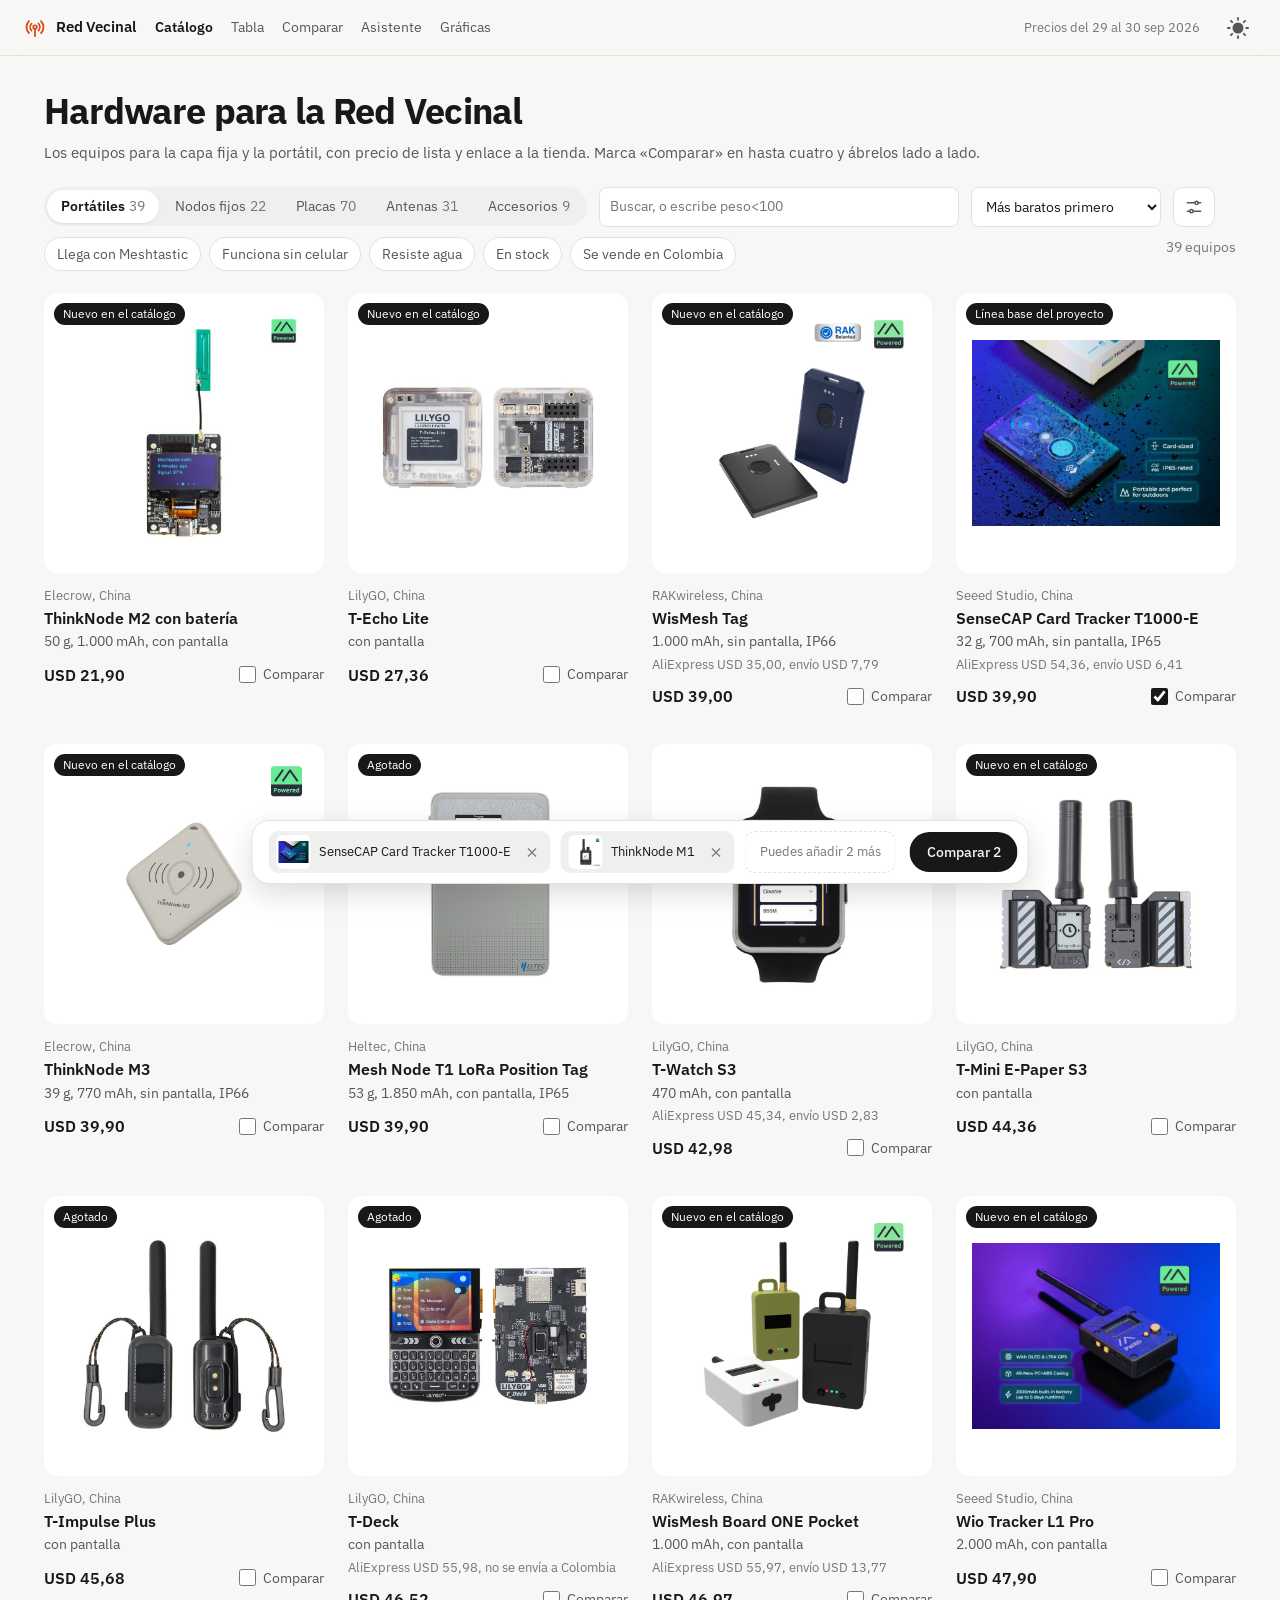
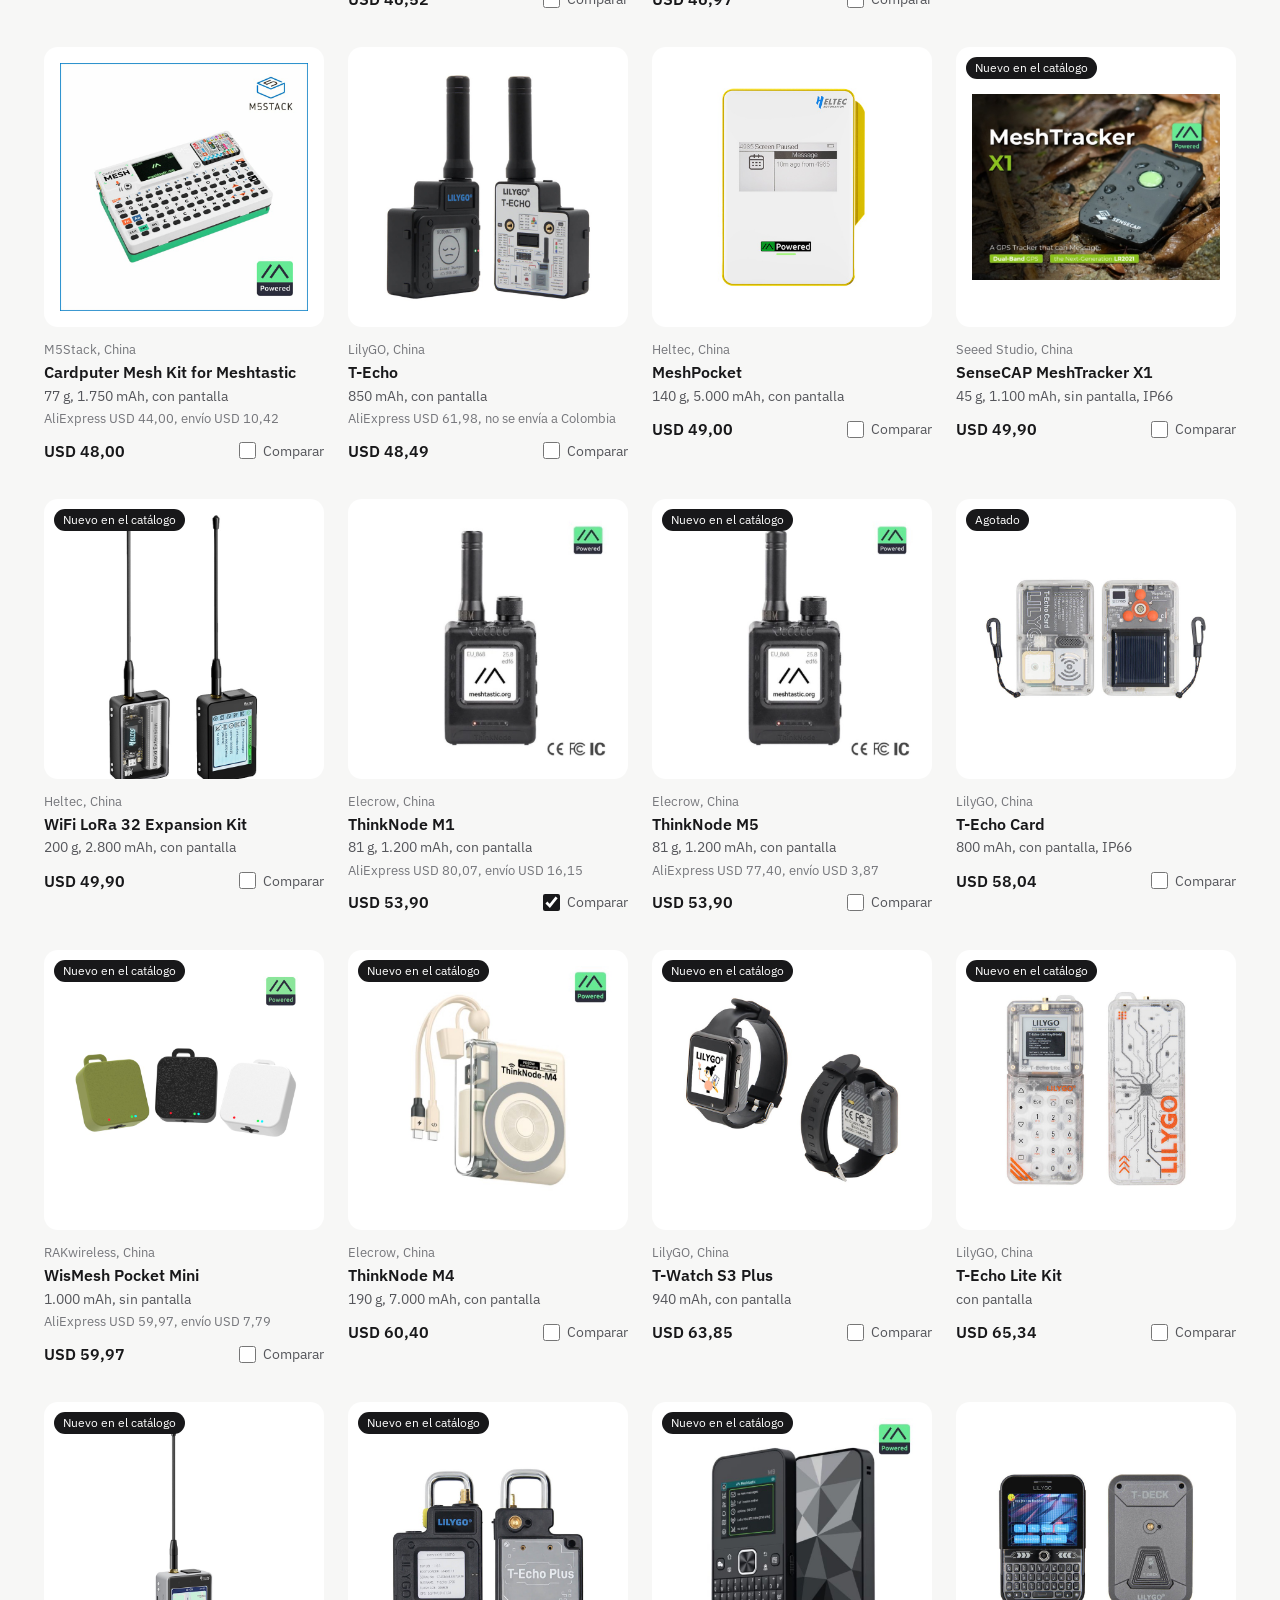
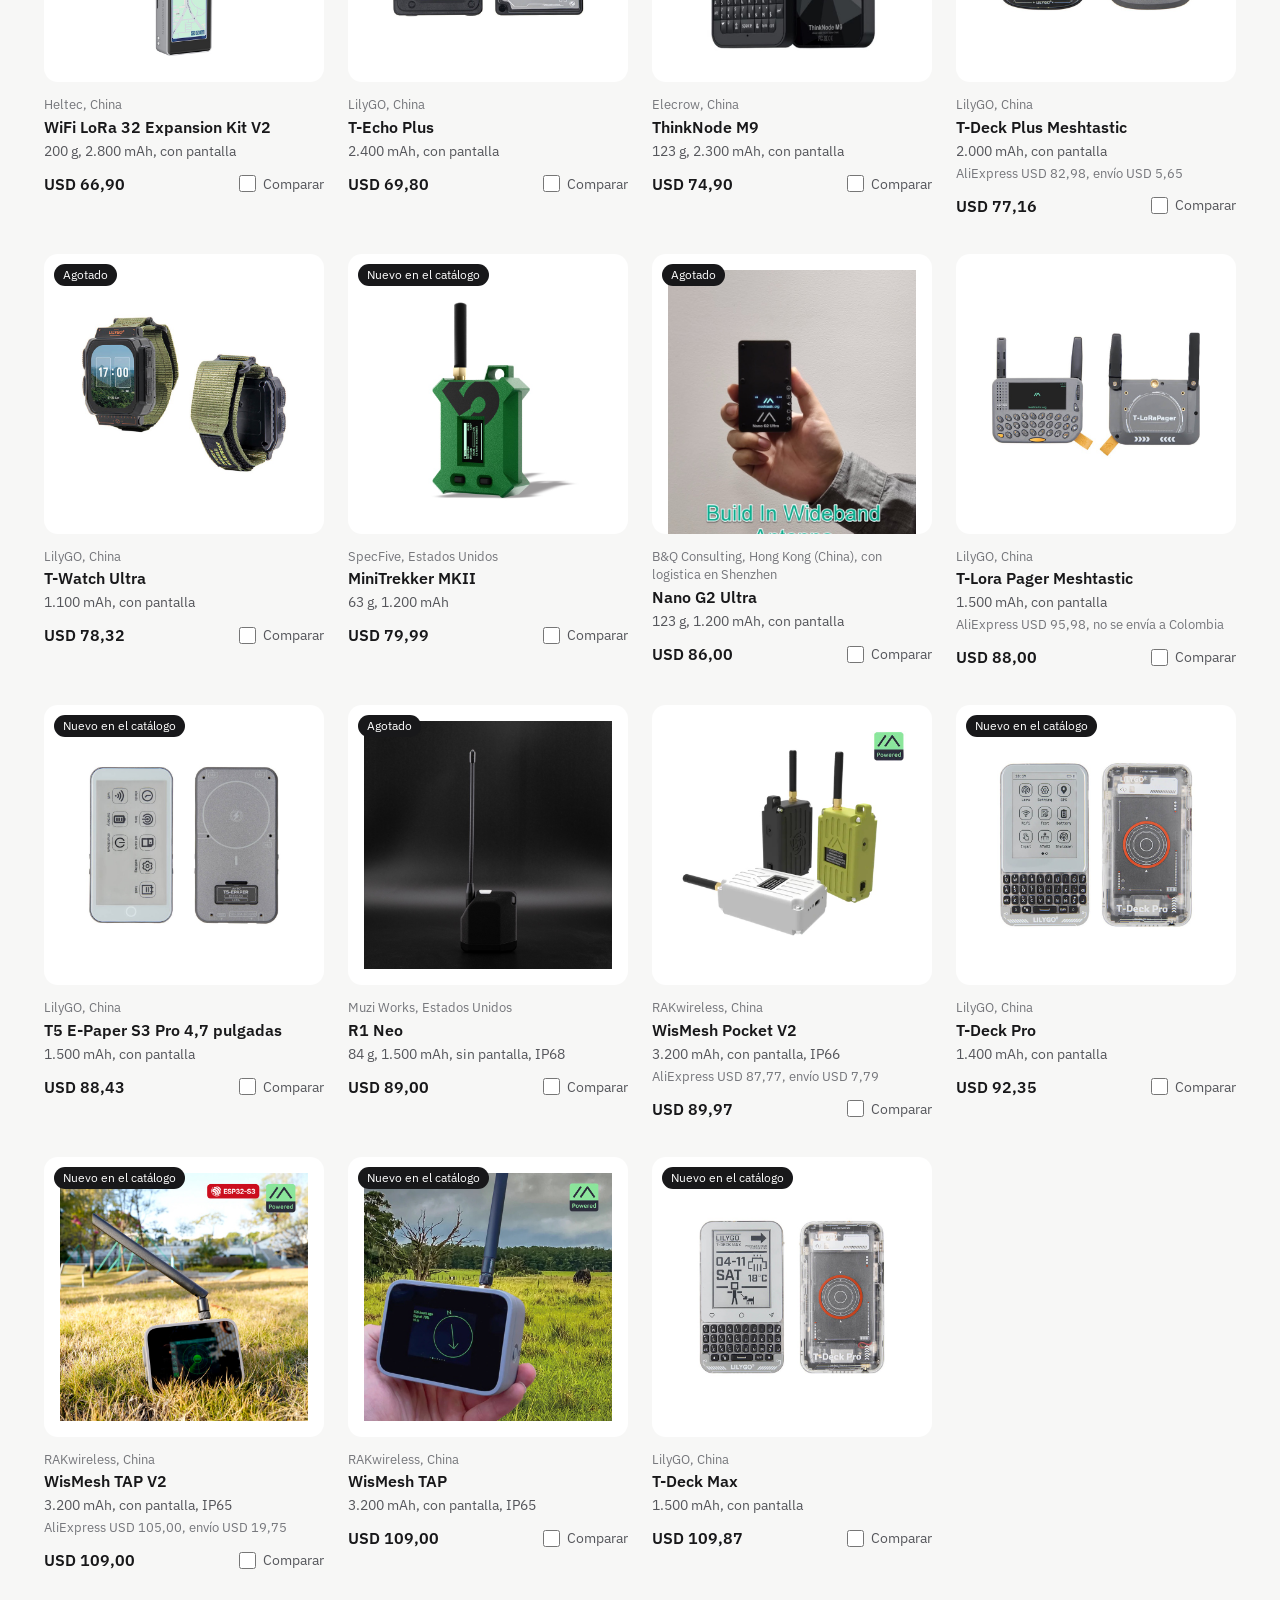
<file: index.html>
<!doctype html>
<html lang="es">
<head>
<meta charset="utf-8">
<meta name="viewport" content="width=device-width, initial-scale=1, viewport-fit=cover">
<meta name="color-scheme" content="light dark">
<title>Hardware Red Vecinal</title>
<script>try{var t=localStorage.getItem("rv-tema");if(t)document.documentElement.dataset.theme=t}catch(e){}</script>
<link rel="preconnect" href="https://fonts.googleapis.com">
<link rel="preconnect" href="https://fonts.gstatic.com" crossorigin>
<link rel="stylesheet" href="https://fonts.googleapis.com/css2?family=IBM+Plex+Sans:wght@400;500;600;700&display=swap">
<link rel="stylesheet" href="assets/comun.css">
<style>
  /* Catálogo, página principal. Casilla «Comparar» siempre visible y bandeja persistente de lo
     elegido (Baymard); la comparación se abre encima, sin perder el contexto del catálogo. */
  main { max-width: 1240px; margin: 0 auto; padding: 28px 24px 140px; }
  .cabecera { display: flex; flex-wrap: wrap; align-items: end; justify-content: space-between; gap: 12px 24px; }
  h1 { font-size: clamp(26px, 3.6vw, 36px); letter-spacing: -0.02em; margin: 0; }
  .cabecera p { margin: 4px 0 0; color: var(--ink-2); }
  .herramientas { display: flex; flex-wrap: wrap; gap: 12px; align-items: center; margin: 22px 0 10px; }
  .herramientas input[type="search"] { flex: 1 1 240px; max-width: 360px; }
  .filtros { display: flex; flex-wrap: wrap; gap: 8px; margin-bottom: 22px; }
  .filtro { border: 1px solid var(--line); background: var(--surface); border-radius: 999px; padding: 6px 12px; font-size: 13.5px; cursor: pointer; color: var(--ink-2); display: inline-flex; align-items: center; gap: 6px; }
  .filtro[aria-pressed="true"] { background: var(--ink); color: var(--bg); border-color: var(--ink); }
  .filtro svg { width: 14px; height: 14px; }
  .conteo { font-size: 13.5px; color: var(--ink-3); margin-left: auto; }

  .grilla { display: grid; grid-template-columns: repeat(auto-fill, minmax(220px, 1fr)); gap: 36px 24px; list-style: none; padding: 0; margin: 0; }
  .item { display: flex; flex-direction: column; gap: 3px; min-width: 0; }
  .item .foto { aspect-ratio: 1; padding: 16px; margin-bottom: 10px; position: relative; }
  .item .aviso { position: absolute; top: 10px; left: 10px; font-size: 12px; background: #18181a; color: #ffffff; padding: 2px 9px; border-radius: 999px; z-index: 1; }
  .item .fab { font-size: 12.5px; color: var(--ink-3); }
  .item h2 { font-size: 16px; font-weight: 600; margin: 0; line-height: 1.3; }
  .item .res { font-size: 13.5px; color: var(--ink-2); }
  .item .ali { font-size: 12.5px; color: var(--ink-3); }
  .item .pie { display: flex; align-items: center; justify-content: space-between; gap: 8px; margin-top: 8px; }
  .item .precio { font-size: 16px; }
  .comparar { display: inline-flex; align-items: center; gap: 7px; font-size: 13.5px; color: var(--ink-2); cursor: pointer; }
  .comparar input { width: 17px; height: 17px; accent-color: var(--ink); margin: 0; }
  .vacio { padding: 60px 0; text-align: center; color: var(--ink-2); }

  .bandeja { position: fixed; left: 50%; bottom: calc(16px + env(safe-area-inset-bottom, 0px)); transform: translate(-50%, 140%); transition: transform .25s; z-index: 40;
    display: flex; align-items: center; gap: 14px; padding: 10px 10px 10px 16px; max-width: calc(100% - 32px);
    background: var(--surface); border: 1px solid var(--line); border-radius: 18px; box-shadow: 0 10px 30px rgb(0 0 0 / .14); }
  .bandeja.visible { transform: translate(-50%, 0); }
  .bandeja ul { display: flex; gap: 10px; list-style: none; margin: 0; padding: 0; overflow-x: auto; }
  .bandeja li { display: flex; align-items: center; gap: 8px; background: var(--surface-2); border-radius: 10px; padding: 4px 6px 4px 8px; font-size: 13px; white-space: nowrap; }
  .bandeja li .foto { width: 34px; height: 34px; padding: 2px; border-radius: 6px; }
  .bandeja li button { border: 0; background: none; width: 26px; height: 26px; border-radius: 50%; cursor: pointer; color: var(--ink-3); display: grid; place-items: center; }
  .bandeja li button:hover { background: var(--surface); color: var(--ink); }
  .bandeja li button svg { width: 15px; height: 15px; }
  .bandeja .hueco { border: 1px dashed var(--line); background: none; color: var(--ink-3); padding: 10px 14px; }
  .bandeja .btn:disabled { opacity: .45; cursor: default; }

  dialog { border: 0; padding: 0; width: min(1100px, calc(100% - 32px)); max-height: calc(100% - 48px); border-radius: 18px; background: var(--bg); color: var(--ink); box-shadow: 0 30px 80px rgb(0 0 0 / .35); }
  dialog::backdrop { background: rgb(0 0 0 / .45); }
  .hoja-cab { position: sticky; top: 0; background: var(--bg); z-index: 2; display: grid; grid-template-columns: 180px repeat(var(--k), minmax(0, 1fr)); gap: 16px; padding: 18px 24px 14px; border-bottom: 1px solid var(--line); align-items: end; }
  .hoja-cab .titulo { font-weight: 600; font-size: 18px; align-self: center; }
  .hoja-cab .p { text-align: center; font-size: 14px; }
  .hoja-cab .p .foto { width: 96px; height: 96px; margin: 0 auto 6px; padding: 6px; border-radius: 10px; }
  .hoja-pie { display: flex; justify-content: flex-end; padding: 0 24px 22px; }
  .hoja-cab .p b { display: block; }
  .cerrar { position: absolute; top: 12px; right: 12px; width: 36px; height: 36px; border-radius: 50%; border: 0; background: var(--surface-2); cursor: pointer; display: grid; place-items: center; }
  .cerrar svg { width: 18px; height: 18px; }
  .hoja-cuerpo { padding: 4px 24px 28px; }
  .hoja-cuerpo h3 { font-size: 16px; margin: 22px 0 2px; }
  .hoja-fila { display: grid; grid-template-columns: 180px repeat(var(--k), minmax(0, 1fr)); gap: 16px; padding: 11px 0; border-top: 1px solid var(--line); font-size: 14.5px; }
  .hoja-fila .t { color: var(--ink-2); font-size: 13.5px; }
  .hoja-fila .c { text-align: center; display: flex; flex-direction: column; align-items: center; }

  /* Ficha a pantalla completa: se abre encima del catálogo, que sigue detrás con su scroll y sus filtros. */
  .abrir-ficha { all: unset; cursor: pointer; display: block; border-radius: 14px; }
  .abrir-ficha:focus-visible { outline: 2px solid var(--accent); outline-offset: 3px; }
  .item h2 .abrir-ficha { border-radius: 4px; }
  .item h2 .abrir-ficha:hover { text-decoration: underline; text-underline-offset: 3px; }
  .item .abrir-ficha .foto { transition: transform .2s; }
  .item .abrir-ficha:hover .foto { transform: scale(1.015); }
  dialog.pantalla { width: calc(100vw - 32px); height: calc(100dvh - 32px); max-width: none; max-height: none; margin: 16px; border-radius: 18px; padding: 0; overflow: hidden; }
  dialog.pantalla[open] { display: flex; flex-direction: column; }
  .pantalla .barra-ficha { flex: none; display: flex; align-items: center; gap: 10px; padding: 12px 16px 12px 20px; border-bottom: 1px solid var(--line); }
  .pantalla .barra-ficha .pos { font-size: 13.5px; color: var(--ink-3); margin-right: auto; }
  .pantalla .nav-ficha { width: 38px; height: 38px; border-radius: 50%; border: 1px solid var(--line); background: var(--surface); cursor: pointer; display: grid; place-items: center; color: var(--ink-2); }
  .pantalla .nav-ficha:hover:not(:disabled) { color: var(--ink); border-color: var(--ink-3); }
  .pantalla .nav-ficha:disabled { opacity: .35; cursor: default; }
  .pantalla .nav-ficha svg { width: 18px; height: 18px; }
  .pantalla .cerrar { position: static; width: 40px; height: 40px; }
  .pantalla .cuerpo-ficha { flex: 1 1 auto; overflow: auto; display: grid; grid-template-columns: minmax(300px, 400px) minmax(0, 1fr); gap: 40px; padding: 28px 32px 40px; }
  .pantalla .lado { position: sticky; top: 0; align-self: start; }
  .pantalla .lado .foto { aspect-ratio: 1; padding: 22px; margin-bottom: 16px; }
  .pantalla .lado .fab { display: block; font-size: 13.5px; color: var(--ink-3); margin-top: 8px; }
  .pantalla .lado h2 { font-size: clamp(24px, 2.6vw, 32px); line-height: 1.15; letter-spacing: -0.02em; margin: 2px 0 6px; }
  .pantalla .lado .res { margin: 0 0 16px; color: var(--ink-2); }
  .pantalla .lado .precio { font-size: 24px; font-weight: 600; }
  .pantalla .lado .acciones { display: flex; flex-wrap: wrap; gap: 8px; margin-top: 14px; }
  .pantalla .lado .acciones .btn svg { width: 15px; height: 15px; }
  .pantalla .datos { columns: 2 340px; column-gap: 36px; }
  .pantalla .datos .ficha-grupo:first-child { margin-top: 0; }
  @media (max-width: 760px) {
    dialog.pantalla { width: 100vw; height: 100dvh; margin: 0; border-radius: 0; }
    .pantalla .cuerpo-ficha { grid-template-columns: 1fr; gap: 20px; padding: 18px 16px 32px; }
    .pantalla .lado { position: static; }
    .pantalla .lado .foto { aspect-ratio: 4 / 3; max-height: 42vh; }
  }

  /* Filtros avanzados: botón de ícono junto al orden, panel tipo Gmail (formulario por campos) y
     condiciones aplicadas como fichas removibles tipo GCP. El buscador también entiende operadores. */
  .av { position: relative; }
  .btn-filtros { position: relative; width: 42px; height: 40px; border: 1px solid var(--line); background: var(--surface); border-radius: 10px; cursor: pointer; display: grid; place-items: center; color: var(--ink-2); }
  .btn-filtros:hover, .btn-filtros[aria-expanded="true"] { color: var(--ink); border-color: var(--ink-3); }
  .btn-filtros svg { width: 20px; height: 20px; }
  .btn-filtros .insignia { position: absolute; top: -7px; right: -7px; min-width: 19px; height: 19px; padding: 0 5px; border-radius: 999px; background: var(--accent); color: #fff; font-size: 11.5px; font-weight: 600; display: grid; place-items: center; border: 2px solid var(--bg); }
  .panel-av { position: absolute; right: 0; top: calc(100% + 8px); z-index: 45; width: min(480px, calc(100vw - 32px)); max-height: min(72vh, 640px); overflow: auto;
    background: var(--surface); border: 1px solid var(--line); border-radius: 16px; box-shadow: 0 18px 50px rgb(0 0 0 / .18); padding: 18px 18px 0; }
  .panel-av[hidden] { display: none; }
  .panel-av .cab { display: flex; align-items: center; justify-content: space-between; margin-bottom: 6px; }
  .panel-av .cab b { font-size: 16px; }
  .panel-av .cab button { width: 32px; height: 32px; border: 0; border-radius: 50%; background: none; cursor: pointer; color: var(--ink-3); display: grid; place-items: center; }
  .panel-av .cab button:hover { background: var(--surface-2); color: var(--ink); }
  .panel-av .cab svg { width: 18px; height: 18px; }
  .campo { display: grid; grid-template-columns: 128px minmax(0, 1fr); gap: 10px; align-items: center; padding: 9px 0; border-top: 1px solid var(--line); }
  .campo > span { font-size: 14px; color: var(--ink-2); }
  .rango { display: flex; align-items: center; gap: 8px; font-size: 13.5px; color: var(--ink-3); }
  .rango input { width: 92px; padding: 7px 9px; font-size: 14px; }
  .tri { display: inline-flex; background: var(--surface-2); border-radius: 9px; padding: 2px; }
  .tri button { border: 0; background: none; padding: 5px 11px; border-radius: 7px; font-size: 13px; cursor: pointer; color: var(--ink-2); }
  .tri button[aria-pressed="true"] { background: var(--surface); color: var(--ink); box-shadow: 0 1px 2px rgb(0 0 0 / .12); font-weight: 600; }
  .tris { display: grid; gap: 8px; }
  .tris label { display: flex; justify-content: space-between; align-items: center; gap: 10px; font-size: 14px; }
  .fabs { display: flex; flex-wrap: wrap; gap: 6px; }
  .fabs label { display: inline-flex; align-items: center; gap: 6px; border: 1px solid var(--line); border-radius: 999px; padding: 4px 10px 4px 8px; font-size: 13px; cursor: pointer; }
  .fabs input { margin: 0; accent-color: var(--ink); }
  .fabs .cuenta { color: var(--ink-3); }
  .panel-av .sindato { display: flex; gap: 8px; align-items: center; font-size: 13.5px; color: var(--ink-2); padding: 10px 0; border-top: 1px solid var(--line); }
  .panel-av .pie-av { position: sticky; bottom: 0; background: var(--surface); border-top: 1px solid var(--line); margin: 0 -18px; padding: 12px 18px 14px; display: flex; flex-wrap: wrap; align-items: center; gap: 10px; }
  .panel-av .pista { flex: 1 1 100%; font-size: 12.5px; color: var(--ink-3); margin: 0 0 4px; }
  .panel-av .pista code { font-size: 12px; background: var(--surface-2); padding: 1px 5px; border-radius: 5px; color: var(--ink-2); }
  .panel-av .pie-av .btn-primario { margin-left: auto; }
  .ficha-av { display: inline-flex; align-items: center; border: 1px solid var(--ink-3); background: var(--surface); border-radius: 999px; font-size: 13.5px; overflow: hidden; }
  .ficha-av button { border: 0; background: none; cursor: pointer; padding: 6px 4px 6px 12px; color: var(--ink); }
  .ficha-av button + button { padding: 6px 9px 6px 5px; color: var(--ink-3); display: grid; place-items: center; }
  .ficha-av button + button:hover { color: var(--ink); }
  .ficha-av svg { width: 14px; height: 14px; }
  .ficha-av.previa { border-style: dashed; }
  .borrar-av { border: 0; background: none; font-size: 13.5px; color: var(--ink-2); text-decoration: underline; text-underline-offset: 3px; cursor: pointer; padding: 6px 4px; }
  .aviso-buscar { font-size: 12.5px; color: var(--ink-3); margin: -4px 0 12px; }

  @media (max-width: 640px) {
    .panel-av { position: fixed; left: 8px; right: 8px; top: auto; bottom: 8px; width: auto; max-height: 82vh; }
    .campo { grid-template-columns: 1fr; gap: 6px; }
    main { padding: 20px 16px 150px; }
    .grilla { grid-template-columns: repeat(2, minmax(0, 1fr)); gap: 28px 14px; }
    .hoja-cab, .hoja-fila { grid-template-columns: repeat(var(--k), minmax(0, 1fr)); }
    .hoja-cab .titulo { display: none; }
    .hoja-fila .t { grid-column: 1 / -1; text-align: center; }
  }
</style>
</head>
<body>
<header id="barra"></header>
<main>
  <div class="cabecera">
    <div>
      <h1>Hardware para la Red Vecinal</h1>
      <p>Los equipos para la capa fija y la portátil, con precio de lista y enlace a la tienda. Marca «Comparar» en hasta cuatro y ábrelos lado a lado.</p>
    </div>
  </div>
  <div class="herramientas">
    <div class="segmentado" id="capas" role="tablist" aria-label="Tipo de equipo"></div>
    <label class="visually-hidden" for="buscar">Buscar</label>
    <input type="search" id="buscar" placeholder="Buscar, o escribe peso<100" autocomplete="off">
    <label class="visually-hidden" for="orden">Ordenar</label>
    <select id="orden">
      <option value="precio">Más baratos primero</option>
      <option value="bateria">Más batería primero</option>
      <option value="peso">Más livianos primero</option>
      <option value="nombre">Por nombre</option>
    </select>
    <div class="av">
      <button class="btn-filtros" type="button" id="btn-filtros" aria-expanded="false" aria-controls="panel-av" title="Filtros"><span class="visually-hidden">Filtros</span></button>
      <div class="panel-av" id="panel-av" role="dialog" aria-label="Filtros" hidden></div>
    </div>
  </div>
  <p class="aviso-buscar" id="aviso-buscar" hidden></p>
  <div class="filtros" id="filtros"></div>
  <ul class="grilla" id="grilla"></ul>
</main>

<div class="bandeja" id="bandeja" role="region" aria-label="Equipos para comparar">
  <ul id="bandeja-lista"></ul>
  <button class="btn btn-primario" type="button" id="abrir">Comparar</button>
</div>

<dialog id="hoja" aria-labelledby="hoja-titulo">
  <button class="cerrar" type="button" id="cerrar" aria-label="Cerrar la comparación"></button>
  <div id="hoja-contenido"></div>
</dialog>

<dialog id="ficha-dlg" class="pantalla" aria-labelledby="ficha-titulo">
  <div class="barra-ficha">
    <span class="pos" id="ficha-pos"></span>
    <button class="nav-ficha" type="button" id="ficha-ant" aria-label="Equipo anterior"><svg viewBox="0 0 24 24" fill="none" stroke="currentColor" stroke-width="1.8" stroke-linecap="round" stroke-linejoin="round" aria-hidden="true"><path d="M15 6l-6 6 6 6"/></svg></button>
    <button class="nav-ficha" type="button" id="ficha-sig" aria-label="Equipo siguiente"><svg viewBox="0 0 24 24" fill="none" stroke="currentColor" stroke-width="1.8" stroke-linecap="round" stroke-linejoin="round" aria-hidden="true"><path d="M9 6l6 6-6 6"/></svg></button>
    <button class="cerrar" type="button" id="ficha-cerrar" aria-label="Cerrar la ficha"></button>
  </div>
  <div class="cuerpo-ficha" id="ficha-cuerpo"></div>
</dialog>

<script src="assets/comun.js"></script>
<script>
(async function () {
  const { esc, usd, n, foto, resumen, nombre, filasPara, CAPAS, ICONOS, barra, cargar, guardarSeleccion } = RV;
  let d;
  try { d = await cargar(); } catch (err) { document.getElementById("grilla").textContent = "No se pudieron cargar los datos: " + err.message; return; }
  barra("index.html", d.meta.fecha_datos);
  document.getElementById("cerrar").innerHTML = ICONOS.cerrar;
  document.getElementById("ficha-cerrar").innerHTML = ICONOS.cerrar;
  const eq = d.equipos;
  const porId = new Map(eq.map((e) => [e.id, e]));
  const MAX = 4;
  const estado = { capa: "portatil", texto: "", orden: "precio", filtros: new Set(), sel: [], av: [], sinDato: false };

  const FILTROS = [
    ["listo", "Llega con Meshtastic", (e) => e.r.listo === true],
    ["sincel", "Funciona sin celular", (e) => e.r.sinCelular === "total" || e.r.sinCelular === "lee", ["portatil"]],
    ["agua", "Resiste agua", (e) => e.r.agua === true],
    ["stock", "En stock", (e) => e.r.disponible === true],
    ["co", "Se vende en Colombia", (e) => e.r.colombia === true],
  ];

  // ---------- filtros avanzados ----------
  const TODAS = Object.keys(CAPAS);
  const IP_V = (e) => (e.r.ip ? +e.r.ip.slice(-1) : e.r.ipTexto ? (e.r.agua ? 4.5 : 0) : null);
  // Campos numéricos: se filtran por rango. alias: palabras que entiende el buscador.
  const NUM = {
    precio: { t: "Precio", u: "USD", v: (e) => e.r.precio, capas: TODAS, alias: ["precio", "usd", "costo"] },
    peso: { t: "Peso", u: "g", v: (e) => e.r.peso, capas: ["portatil", "fija", "antena"], alias: ["peso", "g"] },
    bateria: { t: "Batería", u: "mAh", v: (e) => e.r.bateria, capas: ["portatil", "fija"], alias: ["bateria", "batería", "mah"] },
    autonomia: { t: "Autonomía", u: "h", v: (e) => e.r.autonomia, capas: ["portatil"], alias: ["autonomia", "autonomía", "horas"] },
    panel: { t: "Panel solar", u: "W", v: (e) => e.r.panel, capas: ["fija"], alias: ["panel", "w"] },
    ganancia: { t: "Ganancia", u: "dBi", v: (e) => e.r.ganancia, capas: ["antena", "fija"], alias: ["ganancia", "dbi"] },
    tx: { t: "Potencia declarada", u: "dBm", v: (e) => e.r.tx, capas: ["portatil", "fija", "modulo"], alias: ["potencia", "tx", "dbm"] },
    fcc: { t: "Potencia FCC", u: "dBm", v: (e) => e.r.txFcc, capas: ["portatil", "fija", "modulo"], alias: ["fcc"] },
    consumo: { t: "Consumo", u: "mA", v: (e) => e.r.consumo, capas: ["fija", "modulo"], alias: ["consumo", "ma"] },
  };
  const IP_OPC = [[0, "Da igual"], [4, "Salpicaduras o más (IP×4)"], [5, "Chorros de agua o más (IP×5)"], [6, "Chorros fuertes o más (IP×6)"], [7, "Inmersión (IP×7)"]];
  const IP_CAPAS = ["portatil", "fija", "antena", "accesorio"];
  // Rasgos de sí o no.
  const BOOL = {
    pantalla: { t: "Pantalla", v: (e) => e.r.pantalla, capas: ["portatil"], si: "Con pantalla", no: "Sin pantalla" },
    teclado: { t: "Teclado", v: (e) => e.r.teclado, capas: ["portatil"], si: "Con teclado", no: "Sin teclado" },
    gps: { t: "GPS", v: (e) => e.r.gps, capas: ["portatil"], si: "Con GPS", no: "Sin GPS" },
    reemplazable: { t: "Batería reemplazable", v: (e) => e.r.reemplazable, capas: ["portatil", "fija"], si: "Batería reemplazable", no: "Batería fija" },
    aliexpress: { t: "En AliExpress con envío a Colombia", v: (e) => (e.r.ali ? e.r.ali.envio === "gratis" || e.r.ali.envio === "pago" : null), capas: TODAS, si: "En AliExpress con envío a Colombia", no: "Sin envío a Colombia en AliExpress" },
    banda: { t: "Toda la banda 915 a 928", v: (e) => e.r.banda, capas: ["portatil", "fija", "modulo"], si: "Cubre 915 a 928 MHz", no: "No cubre 915 a 928 MHz" },
  };
  const aplica = (capas) => capas.includes(estado.capa);
  const paisesDeCapa = () => [...new Set(eq.filter((e) => e.capa === estado.capa).map((e) => e.pais_fabricante || "Sin dato"))].sort((a, b) => a.localeCompare(b, "es"));
  const fabsDeCapa = () => [...new Set(eq.filter((e) => e.capa === estado.capa).map((e) => e.fabricante))].sort((a, b) => a.localeCompare(b, "es"));

  // Una condición: {k, min, max} numérica, {k:"ip", min}, {k:<bool>, v:true|false} o {k:"fab", v:[...]}.
  function cumple(e, c) {
    if (NUM[c.k]) {
      const v = NUM[c.k].v(e);
      if (v === null) return estado.sinDato;
      return (c.min == null || v >= c.min) && (c.max == null || v <= c.max);
    }
    if (c.k === "ip") { const v = IP_V(e); return v === null ? estado.sinDato : v >= c.min; }
    if (BOOL[c.k]) { const v = BOOL[c.k].v(e); return v === null ? estado.sinDato : v === c.v; }
    if (c.k === "fab") return c.v.includes(e.fabricante);
    if (c.k === "pais") return c.v.includes(e.pais_fabricante || "Sin dato");
    return true;
  }
  const num = (v, u) => (u === "USD" ? usd(v, v % 1 ? 2 : 0) : `${n(v, 1)} ${u}`);
  function etiqueta(c) {
    if (NUM[c.k]) {
      const { t, u } = NUM[c.k];
      if (c.min != null && c.max != null) return c.min === c.max ? `${t} = ${num(c.min, u)}` : `${t}: ${num(c.min, u)} a ${num(c.max, u)}`;
      return c.max != null ? `${t} ≤ ${num(c.max, u)}` : `${t} ≥ ${num(c.min, u)}`;
    }
    if (c.k === "ip") return IP_OPC.find(([v]) => v === c.min)[1].replace(" o más", "").replace(/^./, (x) => "Resiste " + x.toLowerCase()) + (c.min < 7 ? " o más" : "");
    if (BOOL[c.k]) return c.v ? BOOL[c.k].si : BOOL[c.k].no;
    if (c.k === "fab") return `Fabricante: ${c.v.join(", ")}`;
    if (c.k === "pais") return `Hecho en ${c.v.join(" o ")}`;
    return "";
  }
  const vigente = (c) => (NUM[c.k] ? aplica(NUM[c.k].capas) : c.k === "ip" ? aplica(IP_CAPAS) : BOOL[c.k] ? aplica(BOOL[c.k].capas) : c.k === "fab" || c.k === "pais");

  // Operadores del buscador, al estilo de Gmail: precio<50 peso<=100 bateria>2000 ip>=6 tiene:pantalla sin:gps fabricante:rak
  const RE_OP = /(^|\s)([a-záéíóúñ]+)\s*(<=|>=|<|>|=|:)\s*([^\s]+)/gi;
  function interpretar(textoCrudo) {
    const conds = [];
    const resto = textoCrudo.replace(RE_OP, (todo, pre, clave, op, valor) => {
      const k = clave.toLowerCase(), val = valor.toLowerCase().replace(",", ".");
      const numero = parseFloat(val.replace(/[^\d.]/g, ""));
      const campo = Object.keys(NUM).find((c) => NUM[c].alias.includes(k));
      if (campo && isFinite(numero)) {
        // < y > se toman como ≤ y ≥, que es lo que muestra la ficha.
        const c = { k: campo };
        if (op.startsWith("<")) c.max = numero; else if (op.startsWith(">")) c.min = numero; else { c.min = numero; c.max = numero; }
        conds.push(c); return pre;
      }
      if ((k === "ip" || k === "agua") && isFinite(numero)) { conds.push({ k: "ip", min: Math.min(7, Math.max(4, numero % 10)) }); return pre; }
      if ((k === "tiene" || k === "con" || k === "sin" || k === "no") && op === ":") {
        const b = Object.keys(BOOL).find((x) => x.startsWith(val.slice(0, 4)) || BOOL[x].t.toLowerCase().startsWith(val));
        if (b) { conds.push({ k: b, v: k === "tiene" || k === "con" }); return pre; }
      }
      if ((k === "pais" || k === "país" || k === "origen") && op === ":") {
        const norm = (t) => t.normalize("NFD").replace(/[\u0300-\u036f]/g, "").toLowerCase();
        const ps = paisesDeCapa().filter((p) => norm(p).includes(norm(val)));
        if (ps.length) { conds.push({ k: "pais", v: ps }); return pre; }
      }
      if ((k === "fabricante" || k === "marca") && op === ":") {
        const fs = fabsDeCapa().filter((f) => f.toLowerCase().includes(val));
        if (fs.length) { conds.push({ k: "fab", v: fs }); return pre; }
      }
      return todo;
    });
    return { conds, resto: resto.replace(/\s+/g, " ").trim() };
  }
  // Une condiciones: la nueva reemplaza a la del mismo campo.
  const unir = (base, nuevas) => [...base.filter((c) => !nuevas.some((x) => x.k === c.k)), ...nuevas];

  function pintarCapas() {
    document.getElementById("capas").innerHTML = Object.entries(CAPAS).map(([k, c]) =>
      `<button type="button" role="tab" aria-selected="${k === estado.capa}" data-k="${k}">${c.plural}<span class="cuenta">${eq.filter((e) => e.capa === k).length}</span></button>`).join("");
    pintarFiltros();
  }

  function pintarFiltros() {
    const previa = interpretar(estado.texto).conds;
    const fichas = [
      ...estado.av.map((c) => `<span class="ficha-av"><button type="button" data-editar="${c.k}" title="Editar este filtro">${esc(etiqueta(c))}</button><button type="button" data-quitar-av="${c.k}" aria-label="Quitar el filtro ${esc(etiqueta(c))}">${ICONOS.cerrar}</button></span>`),
      ...previa.map((c) => `<span class="ficha-av previa" title="Pulsa Enter en el buscador para fijarlo"><button type="button" tabindex="-1">${esc(etiqueta(c))}</button></span>`),
    ];
    document.getElementById("filtros").innerHTML = FILTROS.filter((f) => !f[3] || f[3].includes(estado.capa)).map(([k, t]) =>
      `<button type="button" class="filtro" data-f="${k}" aria-pressed="${estado.filtros.has(k)}">${estado.filtros.has(k) ? ICONOS.si : ""}${t}</button>`).join("") +
      fichas.join("") + (estado.av.length ? `<button type="button" class="borrar-av" id="borrar-av">Quitar filtros</button>` : "") + `<span class="conteo" id="conteo"></span>`;
    const b = document.getElementById("btn-filtros");
    b.innerHTML = `<svg viewBox="0 0 24 24" fill="none" stroke="currentColor" stroke-width="1.8" stroke-linecap="round" aria-hidden="true"><path d="M4 7h9M17 7h3M4 17h3M11 17h9"/><circle cx="15" cy="7" r="2"/><circle cx="9" cy="17" r="2"/></svg><span class="visually-hidden">Filtros</span>` +
      (estado.av.length ? `<span class="insignia" aria-label="${estado.av.length} activos">${estado.av.length}</span>` : "");
    const aviso = document.getElementById("aviso-buscar");
    aviso.hidden = !previa.length;
    aviso.textContent = previa.length ? "Pulsa Enter para fijar el filtro." : "";
  }

  function filtrar(conds, textoLibre) {
    const t = textoLibre.toLowerCase();
    const fs = FILTROS.filter(([k]) => estado.filtros.has(k));
    return eq.filter((e) => e.capa === estado.capa && (!t || `${e.fabricante} ${e.modelo}`.toLowerCase().includes(t)) && fs.every((f) => f[2](e)) && conds.every((c) => cumple(e, c)));
  }

  function lista() {
    const { conds, resto } = interpretar(estado.texto);
    const l = filtrar(unir(estado.av, conds), resto);
    const clave = { precio: (e) => e.r.precio, bateria: (e) => (e.r.bateria === null ? null : -e.r.bateria), peso: (e) => e.r.peso, nombre: null }[estado.orden];
    return l.sort((a, b) => {
      if (!clave) return nombre(a).localeCompare(nombre(b), "es");
      const va = clave(a), vb = clave(b);
      if (va === null && vb === null) return 0; if (va === null) return 1; if (vb === null) return -1;
      return va - vb;
    });
  }

  function pintarGrilla() {
    const l = lista();
    document.getElementById("conteo").textContent = `${l.length} ${l.length === 1 ? "equipo" : "equipos"}`;
    document.getElementById("grilla").innerHTML = l.map((e) => {
      const marcado = estado.sel.includes(e.id);
      const lleno = !marcado && estado.sel.length >= MAX;
      const aviso = e.disponibilidad === "agotado" ? "Agotado" : e.linea_base ? "Línea base del proyecto" : e.nuevo ? "Nuevo en el catálogo" : "";
      return `<li class="item">
        <button type="button" class="abrir-ficha" data-ficha="${esc(e.id)}" aria-label="Ver la ficha completa de ${esc(nombre(e))}" tabindex="-1"><div class="foto marco-foto">${aviso ? `<span class="aviso">${aviso}</span>` : ""}${foto(e)}</div></button>
        <span class="fab">${esc(e.fabricante)}${e.pais_fabricante ? `, ${esc(e.pais_fabricante)}` : ""}</span>
        <h2><button type="button" class="abrir-ficha" data-ficha="${esc(e.id)}">${esc(nombre(e))}</button></h2>
        <span class="res">${esc(resumen(e)) || "&nbsp;"}</span>
        ${e.r.ali ? `<span class="ali">AliExpress ${usd(e.r.ali.precio_usd)}, ${({ gratis: "envío gratis", pago: `envío ${usd(e.r.ali.envio_usd)}`, "no se envía a Colombia": "no se envía a Colombia" })[e.r.ali.envio] || "envío sin dato"}</span>` : ""}
        <div class="pie">
          ${e.r.precio !== null ? `<a class="precio" href="${esc(e.url)}" target="_blank" rel="noopener">${usd(e.r.precio)}</a>` : `<span class="sin-dato">Sin dato</span>`}
          <label class="comparar"><input type="checkbox" data-id="${esc(e.id)}" ${marcado ? "checked" : ""} ${lleno ? "disabled" : ""}> Comparar</label>
        </div>
      </li>`;
    }).join("") || `<li class="vacio">Ningún equipo cumple estos filtros.</li>`;
  }

  // ---------- ficha a pantalla completa ----------
  const dlg = document.getElementById("ficha-dlg");
  let fichaId = null, fichaOrigen = null;
  function pintarFicha() {
    const e = porId.get(fichaId), l = lista(), i = l.findIndex((x) => x.id === fichaId);
    const marcado = estado.sel.includes(e.id), lleno = !marcado && estado.sel.length >= MAX;
    document.getElementById("ficha-pos").textContent = i >= 0 ? `${i + 1} de ${l.length} ${CAPAS[e.capa].plural.toLowerCase()}` : CAPAS[e.capa].nombre;
    document.getElementById("ficha-ant").disabled = i <= 0;
    document.getElementById("ficha-sig").disabled = i < 0 || i >= l.length - 1;
    document.getElementById("ficha-cuerpo").innerHTML = `<div class="lado">
        <div class="foto marco-foto">${foto(e).replace('loading="lazy"', 'loading="eager"')}</div>
        <span class="etiqueta-capa" style="--c:${CAPAS[e.capa].color}"><i></i>${CAPAS[e.capa].nombre}</span>
        <span class="fab">${esc(e.fabricante)}</span>
        <h2 id="ficha-titulo">${esc(nombre(e))}</h2>
        ${resumen(e) ? `<p class="res">${esc(resumen(e))}</p>` : ""}
        ${e.r.precio !== null ? `<a class="precio" href="${esc(e.url)}" target="_blank" rel="noopener">${usd(e.r.precio)}</a>` : `<span class="sin-dato">Sin precio</span>`}
        <div class="acciones">
          <button class="btn ${marcado ? "btn-secundario" : "btn-primario"}" type="button" id="ficha-comparar" ${lleno ? "disabled" : ""}>${marcado ? "Quitar de la comparación" : lleno ? "Ya hay cuatro para comparar" : `${ICONOS.mas} Añadir a la comparación`}</button>
          ${e.url ? `<a class="btn btn-secundario" href="${esc(e.url)}" target="_blank" rel="noopener">Ver en la tienda ${ICONOS.externo}</a>` : ""}
        </div>
      </div>
      <div class="datos">${RV.fichaGrupos(e)}</div>`;
    document.getElementById("ficha-cuerpo").scrollTop = 0;
  }
  function abrirFicha(id, origen) {
    fichaId = id; fichaOrigen = origen || null;
    pintarFicha();
    if (!dlg.open) dlg.showModal();
    document.getElementById("ficha-cerrar").focus();
  }
  function moverFicha(paso) {
    const l = lista(), i = l.findIndex((x) => x.id === fichaId);
    if (i < 0 || !l[i + paso]) return;
    fichaId = l[i + paso].id; pintarFicha();
  }
  document.getElementById("ficha-cerrar").addEventListener("click", () => dlg.close());
  document.getElementById("ficha-ant").addEventListener("click", () => moverFicha(-1));
  document.getElementById("ficha-sig").addEventListener("click", () => moverFicha(1));
  dlg.addEventListener("keydown", (ev) => {
    if (ev.target.closest("input, select, textarea")) return;
    if (ev.key === "ArrowLeft") { ev.preventDefault(); moverFicha(-1); }
    if (ev.key === "ArrowRight") { ev.preventDefault(); moverFicha(1); }
  });
  dlg.addEventListener("click", (ev) => {
    if (ev.target === dlg) { dlg.close(); return; } // clic en el fondo oscuro
    if (!ev.target.closest("#ficha-comparar")) return;
    estado.sel = estado.sel.includes(fichaId) ? estado.sel.filter((x) => x !== fichaId) : [...estado.sel, fichaId].slice(0, MAX);
    pintarGrilla(); pintarBandeja(); pintarFicha();
  });
  dlg.addEventListener("close", () => {
    // Al cerrar, el foco vuelve a la tarjeta del último equipo visto, que puede no ser el que se abrió.
    // Va después de que el navegador devuelva el foco por su cuenta.
    setTimeout(() => {
      const destino = document.querySelector(`#grilla h2 [data-ficha="${CSS.escape(fichaId)}"]`) || fichaOrigen;
      destino?.focus({ preventScroll: true }); destino?.closest(".item")?.scrollIntoView({ block: "nearest" });
    });
  });
  document.getElementById("grilla").addEventListener("click", (ev) => {
    const b = ev.target.closest("[data-ficha]"); if (b) abrirFicha(b.dataset.ficha, b);
  });

  // ---------- panel de filtros ----------
  const panel = document.getElementById("panel-av"), btnF = document.getElementById("btn-filtros");
  let borrador = [];
  const cond = (k) => borrador.find((c) => c.k === k);
  function pintarPanel() {
    const nums = Object.entries(NUM).filter(([, f]) => aplica(f.capas));
    const bools = Object.entries(BOOL).filter(([, f]) => aplica(f.capas));
    const fabs = fabsDeCapa(), fabSel = cond("fab")?.v || [];
    const ip = cond("ip")?.min || 0;
    panel.innerHTML = `<div class="cab"><b>Filtrar ${CAPAS[estado.capa].plural.toLowerCase()}</b><button type="button" data-cerrar aria-label="Cerrar">${ICONOS.cerrar}</button></div>
      ${nums.map(([k, f]) => { const c = cond(k) || {}; return `<div class="campo"><span id="l-${k}">${f.t}</span><div class="rango" role="group" aria-labelledby="l-${k}">
        <input type="number" inputmode="decimal" step="any" min="0" data-k="${k}" data-lado="min" placeholder="desde" value="${c.min ?? ""}" aria-label="${f.t} desde">
        <span>a</span>
        <input type="number" inputmode="decimal" step="any" min="0" data-k="${k}" data-lado="max" placeholder="hasta" value="${c.max ?? ""}" aria-label="${f.t} hasta">
        <span>${f.u}</span></div></div>`; }).join("")}
      ${aplica(IP_CAPAS) ? `<div class="campo"><span><label for="f-ip">Agua y polvo</label></span><select id="f-ip">${IP_OPC.map(([v, t]) => `<option value="${v}" ${v === ip ? "selected" : ""}>${t}</option>`).join("")}</select></div>` : ""}
      ${bools.length ? `<div class="campo"><span>Tiene</span><div class="tris">${bools.map(([k, f]) => { const v = cond(k)?.v; return `<label><span>${f.t}</span><span class="tri" role="group" aria-label="${f.t}">
        <button type="button" data-b="${k}" data-v="" aria-pressed="${v === undefined}">Da igual</button><button type="button" data-b="${k}" data-v="1" aria-pressed="${v === true}">Sí</button><button type="button" data-b="${k}" data-v="0" aria-pressed="${v === false}">No</button></span></label>`; }).join("")}</div></div>` : ""}
      <div class="campo"><span>País del fabricante</span><div class="fabs">${paisesDeCapa().map((p) => `<label><input type="checkbox" data-pais="${esc(p)}" ${(cond("pais")?.v || []).includes(p) ? "checked" : ""}>${esc(p)} <span class="cuenta">${eq.filter((e) => e.capa === estado.capa && (e.pais_fabricante || "Sin dato") === p).length}</span></label>`).join("")}</div></div>
      <div class="campo"><span>Fabricante</span><div class="fabs">${fabs.map((f) => `<label><input type="checkbox" data-fab="${esc(f)}" ${fabSel.includes(f) ? "checked" : ""}>${esc(f)} <span class="cuenta">${eq.filter((e) => e.capa === estado.capa && e.fabricante === f).length}</span></label>`).join("")}</div></div>
      <label class="sindato"><input type="checkbox" id="f-sindato" ${estado.sinDato ? "checked" : ""}> Incluir los equipos que no publican el dato</label>
      <div class="pie-av"><p class="pista">También desde el buscador: <code>precio&lt;50</code> <code>peso&lt;100</code> <code>ip&gt;=6</code> <code>tiene:pantalla</code> <code>fabricante:rak</code> <code>pais:china</code> <code>tiene:aliexpress</code> y Enter.</p>
        <button type="button" class="borrar-av" data-limpiar>Borrar todo</button>
        <button type="button" class="btn btn-primario" data-aplicar></button></div>`;
    contarBorrador();
  }
  function leerPanel() {
    const nuevo = [];
    Object.keys(NUM).forEach((k) => {
      const lo = panel.querySelector(`[data-k="${k}"][data-lado="min"]`), hi = panel.querySelector(`[data-k="${k}"][data-lado="max"]`);
      if (!lo) return;
      const min = lo.value === "" ? null : +lo.value, max = hi.value === "" ? null : +hi.value;
      if (min != null || max != null) nuevo.push({ k, ...(min != null && { min }), ...(max != null && { max }) });
    });
    const ip = panel.querySelector("#f-ip"); if (ip && +ip.value) nuevo.push({ k: "ip", min: +ip.value });
    panel.querySelectorAll('.tri button[aria-pressed="true"][data-v]:not([data-v=""])').forEach((b) => nuevo.push({ k: b.dataset.b, v: b.dataset.v === "1" }));
    const fabs = [...panel.querySelectorAll("[data-fab]:checked")].map((c) => c.dataset.fab);
    if (fabs.length) nuevo.push({ k: "fab", v: fabs });
    const paises = [...panel.querySelectorAll("[data-pais]:checked")].map((c) => c.dataset.pais);
    if (paises.length) nuevo.push({ k: "pais", v: paises });
    borrador = nuevo;
  }
  function contarBorrador() {
    const antes = estado.sinDato;
    estado.sinDato = panel.querySelector("#f-sindato")?.checked ?? estado.sinDato;
    const k = filtrar(borrador, interpretar(estado.texto).resto).length;
    estado.sinDato = antes;
    const b = panel.querySelector("[data-aplicar]");
    b.textContent = k === 0 ? "Aplicar, ninguno cumple" : k === 1 ? "Ver 1 equipo" : `Ver ${k} equipos`;
  }
  function abrirPanel(foco) {
    borrador = estado.av.map((c) => ({ ...c }));
    pintarPanel(); panel.hidden = false; btnF.setAttribute("aria-expanded", "true");
    const el = foco && (panel.querySelector(`[data-k="${foco}"]`) || panel.querySelector(`[data-b="${foco}"]`) || (foco === "ip" && panel.querySelector("#f-ip")) || (foco === "fab" && panel.querySelector("[data-fab]")) || (foco === "pais" && panel.querySelector("[data-pais]")));
    (el || panel.querySelector("input, select, button:not([data-cerrar])"))?.focus();
  }
  function cerrarPanel() { panel.hidden = true; btnF.setAttribute("aria-expanded", "false"); }
  btnF.addEventListener("click", () => (panel.hidden ? abrirPanel() : cerrarPanel()));
  panel.addEventListener("input", () => { leerPanel(); contarBorrador(); });
  panel.addEventListener("change", () => { leerPanel(); contarBorrador(); });
  panel.addEventListener("click", (ev) => {
    const t = ev.target.closest("button"); if (!t) return;
    if (t.dataset.b) { t.parentElement.querySelectorAll("button").forEach((x) => x.setAttribute("aria-pressed", String(x === t))); leerPanel(); contarBorrador(); }
    else if (t.hasAttribute("data-cerrar")) { cerrarPanel(); btnF.focus(); }
    else if (t.hasAttribute("data-limpiar")) { borrador = []; pintarPanel(); }
    else if (t.hasAttribute("data-aplicar")) {
      leerPanel(); estado.av = borrador; estado.sinDato = panel.querySelector("#f-sindato").checked;
      cerrarPanel(); pintarFiltros(); pintarGrilla(); btnF.focus();
    }
  });
  document.addEventListener("keydown", (ev) => { if (ev.key === "Escape" && !panel.hidden) { cerrarPanel(); btnF.focus(); } });
  document.addEventListener("click", (ev) => { if (!panel.hidden && !ev.target.closest(".av") && !ev.target.closest("[data-editar]")) cerrarPanel(); });

  function pintarBandeja() {
    const b = document.getElementById("bandeja");
    b.classList.toggle("visible", estado.sel.length > 0);
    const items = estado.sel.map((id) => porId.get(id)).map((e) =>
      `<li><span class="foto marco-foto">${foto(e, "")}</span>${esc(nombre(e))}<button type="button" data-quitar="${esc(e.id)}" aria-label="Quitar ${esc(nombre(e))}">${ICONOS.cerrar}</button></li>`);
    const huecos = MAX - estado.sel.length;
    if (huecos > 0 && estado.sel.length) items.push(`<li class="hueco">Puedes añadir ${huecos} más</li>`);
    document.getElementById("bandeja-lista").innerHTML = items.join("");
    const abrir = document.getElementById("abrir");
    abrir.disabled = estado.sel.length < 2;
    abrir.textContent = estado.sel.length < 2 ? "Elige al menos dos" : `Comparar ${estado.sel.length}`;
    guardarSeleccion(estado.sel);
  }

  function abrirHoja() {
    const l = estado.sel.map((id) => porId.get(id));
    const k = l.length;
    const cab = `<div class="hoja-cab" style="--k:${k}"><span class="titulo" id="hoja-titulo">Comparación</span>${l.map((e) =>
      `<div class="p"><div class="foto marco-foto">${foto(e, "")}</div><b>${esc(nombre(e))}</b><span class="sub">${esc(e.fabricante)}</span></div>`).join("")}</div>`;
    const cuenta = (o) => filasPara(l, o).reduce((t, g) => t + g.filas.length, 0);
    const extra = cuenta({ completo: true }) - cuenta();
    const cuerpo = filasPara(l).map((g) => `<h3>${esc(g.titulo)}</h3>` + g.filas.map((f) =>
      `<div class="hoja-fila" style="--k:${k}"><span class="t">${esc(f.t)}</span>${f.celdas.map((c, i) => `<div class="c ${f.mejores.includes(i) ? "celda-mejor" : ""}">${c}</div>`).join("")}</div>`).join("")).join("");
    document.getElementById("hoja-contenido").innerHTML = cab + `<div class="hoja-cuerpo">${cuerpo}</div><div class="hoja-pie"><a class="btn btn-primario" href="comparar.html">Ver la comparación completa, con ${extra} filas más</a></div>`;
    document.getElementById("hoja").showModal();
  }

  document.getElementById("capas").addEventListener("click", (ev) => {
    const b = ev.target.closest("button"); if (!b) return;
    estado.capa = b.dataset.k; estado.filtros.clear();
    estado.av = estado.av.filter((c) => vigente(c) && c.k !== "fab" && c.k !== "pais");
    cerrarPanel(); pintarCapas(); pintarGrilla();
  });
  document.getElementById("filtros").addEventListener("click", (ev) => {
    const ed = ev.target.closest("[data-editar]"); if (ed) { abrirPanel(ed.dataset.editar); return; }
    const q = ev.target.closest("[data-quitar-av]"); if (q) { estado.av = estado.av.filter((c) => c.k !== q.dataset.quitarAv); pintarFiltros(); pintarGrilla(); return; }
    if (ev.target.closest("#borrar-av")) { estado.av = []; pintarFiltros(); pintarGrilla(); return; }
    const b = ev.target.closest("[data-f]"); if (!b) return;
    const k = b.dataset.f; estado.filtros.has(k) ? estado.filtros.delete(k) : estado.filtros.add(k);
    pintarFiltros(); pintarGrilla();
  });
  const buscar = document.getElementById("buscar");
  buscar.addEventListener("input", (ev) => { estado.texto = ev.target.value; pintarFiltros(); pintarGrilla(); });
  buscar.addEventListener("keydown", (ev) => {
    if (ev.key !== "Enter") return;
    const { conds, resto } = interpretar(estado.texto);
    if (!conds.length) return;
    ev.preventDefault();
    estado.av = unir(estado.av, conds); estado.texto = resto; buscar.value = resto;
    pintarFiltros(); pintarGrilla();
  });
  document.getElementById("orden").addEventListener("change", (ev) => { estado.orden = ev.target.value; pintarGrilla(); });
  document.getElementById("grilla").addEventListener("change", (ev) => {
    const c = ev.target.closest("input[data-id]"); if (!c) return;
    const id = c.dataset.id;
    estado.sel = c.checked ? [...estado.sel, id].slice(0, MAX) : estado.sel.filter((x) => x !== id);
    pintarGrilla(); pintarBandeja();
  });
  document.getElementById("bandeja-lista").addEventListener("click", (ev) => {
    const b = ev.target.closest("[data-quitar]"); if (!b) return;
    estado.sel = estado.sel.filter((x) => x !== b.dataset.quitar); pintarGrilla(); pintarBandeja();
  });
  document.getElementById("abrir").addEventListener("click", abrirHoja);
  document.getElementById("cerrar").addEventListener("click", () => document.getElementById("hoja").close());

  // Ejemplo de partida: dos equipos ya marcados, para que la bandeja se vea desde el inicio.
  estado.sel = ["seeed-studio-sensecap-card-tracker-t1000-e", "elecrow-thinknode-m1"].filter((id) => porId.has(id));
  pintarCapas(); pintarGrilla(); pintarBandeja();
})();
</script>
</body>
</html>
</file>
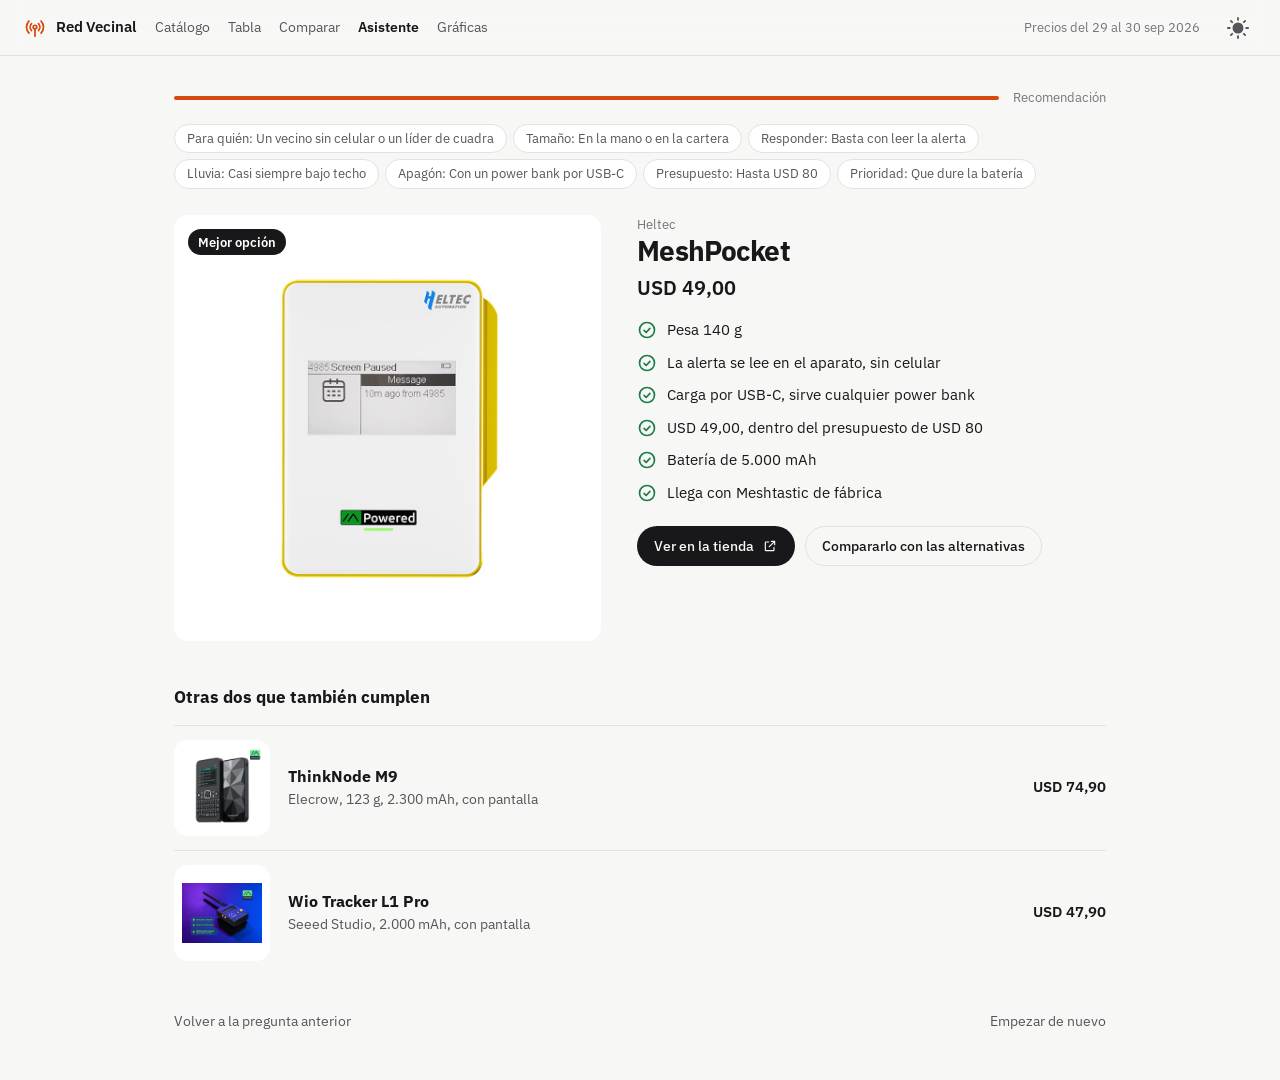
<file: asistente.html>
<!doctype html>
<html lang="es">
<head>
<meta charset="utf-8">
<meta name="viewport" content="width=device-width, initial-scale=1, viewport-fit=cover">
<meta name="color-scheme" content="light dark">
<title>Asistente de compra</title>
<script>try{var t=localStorage.getItem("rv-tema");if(t)document.documentElement.dataset.theme=t}catch(e){}</script>
<link rel="preconnect" href="https://fonts.googleapis.com">
<link rel="preconnect" href="https://fonts.gstatic.com" crossorigin>
<link rel="stylesheet" href="https://fonts.googleapis.com/css2?family=IBM+Plex+Sans:wght@400;500;600;700&display=swap">
<link rel="stylesheet" href="assets/comun.css">
<style>
  /* Buscador guiado de producto (NN/g «Wizards»): una pregunta por paso, preguntas sobre la tarea,
     ramas según las respuestas y siempre una mejor opción con sus razones. */
  main { max-width: 980px; margin: 0 auto; padding: 32px 24px 40px; }
  .progreso { display: flex; align-items: center; gap: 14px; margin: 0 0 34px; }
  .progreso .pista { flex: 1; height: 4px; border-radius: 2px; background: var(--line); overflow: hidden; }
  .progreso .pista i { display: block; height: 100%; background: var(--accent); width: var(--p); transition: width .25s; }
  .progreso span { font-size: 13px; color: var(--ink-3); white-space: nowrap; font-variant-numeric: tabular-nums; }
  .respuestas { display: flex; flex-wrap: wrap; gap: 6px; margin: -18px 0 26px; }
  .respuestas button { border: 1px solid var(--line); background: var(--surface); border-radius: 999px; padding: 4px 12px; font-size: 13px; color: var(--ink-2); cursor: pointer; }
  .respuestas button:hover { border-color: var(--ink-3); color: var(--ink); }
  h1 { font-size: clamp(26px, 4vw, 38px); letter-spacing: -0.02em; line-height: 1.15; margin: 0 0 8px; text-wrap: balance; }
  .lead { color: var(--ink-2); margin: 0 0 28px; max-width: 60ch; }
  .opciones { display: grid; grid-template-columns: repeat(auto-fit, minmax(210px, 1fr)); gap: 14px; }
  .opcion { text-align: left; border: 1px solid var(--line); background: var(--surface); border-radius: 14px; padding: 20px 18px; cursor: pointer; display: flex; flex-direction: column; gap: 8px; transition: border-color .15s, transform .15s; }
  .opcion:hover { border-color: var(--ink-3); transform: translateY(-1px); }
  .opcion[aria-pressed="true"] { border-color: var(--ink); box-shadow: inset 0 0 0 1px var(--ink); }
  .opcion svg { width: 34px; height: 34px; color: var(--accent); }
  .opcion b { font-size: 16px; }
  .opcion span { font-size: 13.5px; color: var(--ink-2); }
  .nav { display: flex; justify-content: space-between; gap: 12px; margin-top: 28px; flex-wrap: wrap; }
  .atras { border: 0; background: none; color: var(--ink-2); cursor: pointer; font-size: 14px; padding: 8px 0; }
  .atras:hover { color: var(--ink); }

  .resultado { display: grid; grid-template-columns: minmax(0, 1fr) minmax(0, 1.1fr); gap: 36px; align-items: start; }
  .resultado .foto { aspect-ratio: 1; padding: 26px; position: relative; }
  .sello { position: absolute; top: 14px; left: 14px; background: #18181a; color: #fff; font-size: 12.5px; font-weight: 600; padding: 4px 10px; border-radius: 999px; z-index: 1; }
  .resultado h2 { font-size: 28px; letter-spacing: -0.02em; margin: 2px 0 6px; line-height: 1.15; }
  .resultado .precio-g { font-size: 20px; margin: 6px 0 16px; }
  .razones { list-style: none; padding: 0; margin: 0 0 22px; display: grid; gap: 10px; }
  .razones li { display: flex; gap: 10px; align-items: flex-start; font-size: 15px; }
  .razones svg { width: 20px; height: 20px; flex: none; margin-top: 1px; }
  .razones .ok svg { color: var(--ok); }
  .razones .ojo svg { color: var(--ink-3); }
  .acciones { display: flex; gap: 10px; flex-wrap: wrap; }
  .alternativas { margin-top: 44px; }
  .alternativas h3 { font-size: 17px; margin: 0 0 14px; }
  .alt { display: grid; grid-template-columns: 96px minmax(0, 1fr) auto; gap: 18px; align-items: center; padding: 14px 0; border-top: 1px solid var(--line); }
  .alt .foto { aspect-ratio: 1; padding: 8px; }
  .alt b { display: block; font-size: 16px; }
  .alt span { font-size: 13.5px; color: var(--ink-2); }
  .aviso { background: var(--accent-soft); color: var(--ink); border-radius: 10px; padding: 10px 14px; font-size: 14px; margin: 0 0 18px; }
  @media (max-width: 720px) {
    main { padding: 24px 16px 32px; }
    .resultado { grid-template-columns: 1fr; gap: 20px; }
    .alt { grid-template-columns: 72px minmax(0, 1fr); }
    .alt .precio { grid-column: 2; }
  }
</style>
</head>
<body>
<header id="barra"></header>
<main>
  <div class="progreso" id="progreso"></div>
  <div class="respuestas" id="respuestas" aria-label="Respuestas dadas"></div>
  <div id="paso"></div>
</main>

<script src="assets/comun.js"></script>
<script>
(async function () {
  const { esc, usd, n, foto, nombre, resumen, ICONOS, barra, cargar, guardarSeleccion } = RV;
  let d;
  try { d = await cargar(); } catch (err) { document.getElementById("paso").textContent = "No se pudieron cargar los datos: " + err.message; return; }
  barra("asistente.html", d.meta.fecha_datos);
  const eq = d.equipos;
  const ic = (p) => `<svg viewBox="0 0 24 24" fill="none" stroke="currentColor" stroke-width="1.7" stroke-linecap="round" stroke-linejoin="round" aria-hidden="true">${p}</svg>`;
  const portatil = (r) => r.uso === "cel" || r.uso === "sincel";
  const fija = (r) => r.uso === "poste" || r.uso === "cerro";

  // Cada opción puede traer una condición (filtro) y un texto de razón para el resultado.
  const PREGUNTAS = [
    { id: "uso", corto: "Para quién", titulo: "¿Quién va a usar el aparato?", lead: "Según la respuesta, las preguntas siguientes cambian.", opciones: [
      { v: "cel", t: "Un vecino con celular", s: "Etiqueta pequeña que se empareja con el teléfono", i: ic('<rect x="7" y="2.5" width="10" height="19" rx="2"/><path d="M11 18.5h2"/>') },
      { v: "sincel", t: "Un vecino sin celular o un líder de cuadra", s: "Aparato con pantalla propia", i: ic('<rect x="4" y="4" width="16" height="12" rx="2"/><path d="M8 20h8M12 16v4M8 9h8M8 12h5"/>') },
      { v: "poste", t: "Un poste o una azotea del barrio", s: "Nodo solar fijo que repite para el barrio", i: ic('<path d="M12 21V8M8 21h8M5 8h14l-2-4H7z"/>') },
      { v: "cerro", t: "Un repetidor en un cerro", s: "Nodo fijo para la troncal", i: ic('<path d="M2 20l7-12 4 6 3-4 6 10z"/><path d="M16 10V4M14 6l2-2 2 2"/>') },
    ] },
    { id: "tamano", cuando: portatil, corto: "Tamaño", titulo: "¿Cómo lo va a llevar?", lead: "Un aparato que no cabe en el bolsillo termina guardado en un cajón.", opciones: [
      { v: "bolsillo", t: "En el bolsillo o de llavero", s: "Lo más pequeño y liviano", i: ic('<path d="M6 3h12v8a6 6 0 0 1-12 0z"/><path d="M9 7h6"/>'),
        ok: (e) => (e.r.peso !== null ? e.r.peso <= 70 : ["tarjeta", "llavero"].includes(e.forma)), razon: (e) => e.r.peso ? `Pesa ${n(e.r.peso)} g, cabe en el bolsillo` : "Tamaño de tarjeta o llavero" },
      { v: "mano", t: "En la mano o en la cartera", s: "Hasta unos 150 g", i: ic('<path d="M7 11V6a2 2 0 0 1 4 0v5M11 10V4a2 2 0 0 1 4 0v7M15 11V7a2 2 0 0 1 4 0v7a7 7 0 0 1-14 0v-2a2 2 0 0 1 4 0"/>'),
        ok: (e) => (e.r.peso !== null ? e.r.peso <= 150 : !["teclado", "tactil"].includes(e.forma)), razon: (e) => e.r.peso ? `Pesa ${n(e.r.peso)} g` : null },
      { v: "da-igual", t: "No importa el tamaño", s: "Prioriza lo demás", i: ic('<circle cx="12" cy="12" r="8"/><path d="M8 12h8"/>') },
    ] },
    { id: "responder", cuando: (r) => r.uso === "sincel", corto: "Responder", titulo: "¿Tiene que poder responder sin celular?", lead: "Leer la alerta basta para la mayoría. Responder sirve a quien coordina la cuadra.", opciones: [
      { v: "si", t: "Sí, escribir mensajes", s: "Con teclado físico o en pantalla", i: ic('<rect x="3" y="6" width="18" height="12" rx="2"/><path d="M7 10h1M11 10h1M15 10h1M7 14h10"/>'),
        ok: (e) => e.r.sinCelular === "total", razon: () => "Se escribe y se responde sin celular" },
      { v: "no", t: "Basta con leer la alerta", s: "Pantalla sin teclado", i: ic('<rect x="5" y="4" width="14" height="16" rx="2"/><path d="M9 9h6M9 13h4"/>'),
        ok: (e) => e.r.sinCelular === "lee" || e.r.sinCelular === "total", razon: () => "La alerta se lee en el aparato, sin celular" },
    ] },
    { id: "lluvia", cuando: portatil, corto: "Lluvia", titulo: "¿Va a estar bajo la lluvia?", lead: "En las laderas de Manizales la lluvia horizontal es parte del escenario.", opciones: [
      { v: "si", t: "Sí, a la intemperie", s: "Grado IP65 o más", i: ic('<path d="M7 17a5 5 0 0 1 .5-10A6 6 0 0 1 19 9a4 4 0 0 1-1 8"/><path d="M9 20l1-2M13 21l1-2"/>'),
        ok: (e) => e.r.agua === true, razon: (e) => `${e.r.ip || e.r.ipTexto}, aguanta lluvia` },
      { v: "no", t: "Casi siempre bajo techo", s: "No hace falta sellado", i: ic('<path d="M3 11l9-7 9 7v9H3z"/>') },
    ] },
    { id: "apagon", cuando: portatil, corto: "Apagón", titulo: "En un apagón largo, ¿cómo se carga?", lead: "Sin red eléctrica, lo que carga por USB-C se alimenta de un power bank o de un panel pequeño.", opciones: [
      { v: "usbc", t: "Con un power bank por USB-C", s: "Conector estándar, no cable propietario", i: ic('<rect x="6" y="3" width="12" height="18" rx="3"/><path d="M10 7h4"/>'),
        ok: (e) => /USB-C/.test(e.r.recarga || ""), razon: () => "Carga por USB-C, sirve cualquier power bank" },
      { v: "powerbank", t: "Que además cargue el celular", s: "Aparato que es también batería externa", i: ic('<rect x="3" y="7" width="14" height="10" rx="2"/><path d="M21 11v2M8 10l-2 3h4l-2 3"/>'),
        ok: (e) => e.forma === "bateria", razon: () => "Es también un power bank: recarga el celular" },
      { v: "da-igual", t: "No importa", s: "Prioriza lo demás", i: ic('<circle cx="12" cy="12" r="8"/><path d="M8 12h8"/>') },
    ] },
    { id: "sol", cuando: fija, corto: "Sol", titulo: "¿Cuánto sol directo recibe el sitio?", lead: "La niebla de Manizales reduce las horas de sol equivalente.", opciones: [
      { v: "mucho", t: "Buena parte del día", s: "Sin sombra de edificios ni árboles", i: ic('<circle cx="12" cy="12" r="4"/><path d="M12 2v2M12 20v2M2 12h2M20 12h2M5 5l1.5 1.5M17.5 17.5L19 19M5 19l1.5-1.5M17.5 6.5L19 5"/>') },
      { v: "poco", t: "Poco, o con sombra parte del día", s: "Hace falta más reserva", i: ic('<path d="M7 17a5 5 0 0 1 .5-10A6 6 0 0 1 19 9a4 4 0 0 1-1 8z"/>'),
        ok: (e) => (e.r.bateria ?? 0) >= 5000 || (e.r.panel ?? 0) >= 6, razon: (e) => e.r.bateria ? `Reserva de ${n(e.r.bateria)} mAh${e.r.panel ? ` y panel de ${n(e.r.panel)} W` : ""}` : `Panel de ${n(e.r.panel)} W` },
    ] },
    { id: "mantenimiento", cuando: fija, corto: "Mantenimiento", titulo: "¿Quién le va a cambiar la batería?", lead: "La batería es lo primero que se gasta en un nodo solar.", opciones: [
      { v: "vecinos", t: "Vecinos, sin herramientas especiales", s: "Celdas 18650 estándar", i: ic('<rect x="8" y="3" width="8" height="18" rx="2"/><path d="M10 3V2h4v1"/>'),
        ok: (e) => e.r.reemplazable === true, razon: () => "Usa celdas estándar que se cambian a mano" },
      { v: "tecnico", t: "Un técnico con herramientas", s: "Puede abrir la caja", i: ic('<path d="M14 6l4 4-8 8H6v-4z"/><path d="M12 8l4 4"/>') },
    ] },
    { id: "expuesto", cuando: (r) => r.uso === "cerro", corto: "Exposición", titulo: "¿Qué tan expuesto está el cerro?", lead: "En una cima, viento y lluvia llegan de lado.", opciones: [
      { v: "mucho", t: "Muy expuesto", s: "IP66 o más", i: ic('<path d="M3 8h11a3 3 0 1 0-3-3M3 16h15a3 3 0 1 1-3 3M3 12h18"/>'),
        ok: (e) => e.r.ip && +e.r.ip.slice(-1) >= 6, razon: (e) => `${e.r.ip}, hecho para intemperie dura` },
      { v: "normal", t: "Protegido en parte", s: "IP65 basta", i: ic('<path d="M3 20l9-14 9 14z"/>'),
        ok: (e) => e.r.agua === true, razon: (e) => `${e.r.ip || e.r.ipTexto}` },
    ] },
    { id: "tope", corto: "Presupuesto", titulo: "¿Cuánto se puede gastar por aparato?", lead: "Precio de lista en dólares. Traerlo a Colombia suma entre 25 % y 30 %.", opciones: [
      { v: 50, t: "Hasta USD 50", s: "Para repartir muchos", i: ic('<circle cx="12" cy="12" r="8"/><path d="M12 8v8"/>') },
      { v: 80, t: "Hasta USD 80", s: "Punto medio", i: ic('<circle cx="12" cy="12" r="8"/><path d="M10 8v8M14 8v8"/>') },
      { v: 120, t: "Hasta USD 120", s: "Para puestos clave", i: ic('<circle cx="12" cy="12" r="8"/><path d="M9 8v8M12 8v8M15 8v8"/>') },
      { v: 9999, t: "Sin tope", s: "Ver lo mejor que hay", i: ic('<path d="M7 12c0-2.8 2-4 3.5-4S14 10 12 12s1.5 4 3.5 4S19 14.8 17 12 13 8 10.5 8"/>') },
    ] },
    { id: "prioridad", corto: "Prioridad", titulo: "Entre los que cumplen, ¿qué pesa más?", lead: "Se usa para ordenar el resultado.", opciones: [
      { v: "bateria", t: "Que dure la batería", s: "Más capacidad primero", i: ic('<rect x="3" y="7" width="16" height="10" rx="2"/><path d="M21 11v2M6 10v4M9 10v4M12 10v4"/>') },
      { v: "listo", t: "Que llegue listo para usar", s: "Con Meshtastic de fábrica y en stock", i: ic('<path d="M4 12l5 5 11-11"/>') },
      { v: "barato", t: "Que sea lo más barato", s: "Menor precio primero", i: ic('<path d="M20 12l-8 8-9-9V3h8z"/><circle cx="7.5" cy="7.5" r="1.5"/>') },
    ] },
  ];
  const r = {};
  let paso = 0;
  const visibles = () => PREGUNTAS.filter((q) => !q.cuando || (r.uso && q.cuando(r)));

  function pintarCabeza() {
    const vs = visibles();
    const total = r.uso ? vs.length : 1 + 4; // estimación antes de la primera respuesta
    const hechos = Math.min(paso, vs.length);
    document.getElementById("progreso").innerHTML = `<div class="pista"><i style="--p:${(hechos / (r.uso ? vs.length : total)) * 100}%"></i></div><span>${paso < vs.length ? `Pregunta ${paso + 1} de ${vs.length}` : "Recomendación"}</span>`;
    document.getElementById("respuestas").innerHTML = vs.slice(0, paso).map((q, i) => {
      const o = q.opciones.find((x) => String(x.v) === String(r[q.id]));
      return o ? `<button type="button" data-ir="${i}" title="Cambiar esta respuesta">${esc(q.corto)}: ${esc(o.t)}</button>` : "";
    }).join("");
  }

  function pintarPregunta() {
    const q = visibles()[paso];
    document.getElementById("paso").innerHTML = `<h1 tabindex="-1">${q.titulo}</h1><p class="lead">${q.lead}</p>
      <div class="opciones" role="group" aria-label="${esc(q.titulo)}">${q.opciones.map((o) =>
        `<button type="button" class="opcion" data-v="${o.v}" aria-pressed="${String(r[q.id]) === String(o.v)}">${o.i}<b>${o.t}</b><span>${o.s}</span></button>`).join("")}</div>
      <div class="nav">${paso > 0 ? `<button type="button" class="atras" id="atras">Volver a la pregunta anterior</button>` : "<span></span>"}</div>`;
  }

  const POOL = {
    cel: (e) => e.capa === "portatil" && e.familia === "a_etiqueta",
    sincel: (e) => e.capa === "portatil" && (e.r.sinCelular === "total" || e.r.sinCelular === "lee"),
    poste: (e) => e.capa === "fija" && e.subcapa === "nodo_desplegable",
    cerro: (e) => e.capa === "fija" && e.subcapa === "nodo_desplegable",
  };

  function recomendar() {
    const vs = visibles();
    // Condiciones activas, de la más importante a la menos: se relajan desde el final si nada cumple.
    const conds = vs.filter((q) => !["uso", "tope", "prioridad"].includes(q.id)).map((q) => ({ q, o: q.opciones.find((x) => String(x.v) === String(r[q.id])) })).filter((c) => c.o && c.o.ok);
    conds.push({ q: { corto: "Presupuesto" }, o: { ok: (e) => e.r.precio <= r.tope, razon: (e) => r.tope >= 9999 ? "" : `${usd(e.r.precio)}, dentro del presupuesto de ${usd(r.tope, 0)}` } });
    const base = eq.filter((e) => POOL[r.uso](e) && e.r.precio !== null);
    let activas = conds.slice(), lista = [], relajadas = [];
    while (true) {
      lista = base.filter((e) => activas.every((c) => c.o.ok(e)));
      if (lista.length || !activas.length) break;
      relajadas.unshift(activas.pop().q.corto);
    }
    if (!lista.length) lista = base.slice();
    const orden = {
      bateria: (a, b) => (b.r.bateria ?? -1) - (a.r.bateria ?? -1),
      listo: (a, b) => ((b.r.listo && b.r.disponible) ? 1 : 0) - ((a.r.listo && a.r.disponible) ? 1 : 0),
      barato: () => 0,
    }[r.prioridad];
    lista.sort((a, b) => ((b.r.disponible !== false) - (a.r.disponible !== false)) || orden(a, b) || ((b.r.listo === true) - (a.r.listo === true)) || a.r.precio - b.r.precio);
    return { lista: lista.slice(0, 3), activas, relajadas };
  }

  function razones(e, activas) {
    const out = [];
    const ok = (t) => t && out.push(`<li class="ok">${ICONOS.si}<span>${esc(t)}</span></li>`);
    const ojo = (t) => out.push(`<li class="ojo">${ICONOS.no}<span>${esc(t)}</span></li>`);
    activas.forEach((c) => ok(c.o.razon && c.o.razon(e)));
    if (e.r.bateria && !activas.some((c) => /Reserva/.test(c.o.razon?.(e) || ""))) ok(`Batería de ${n(e.r.bateria)} mAh${e.r.autonomia ? `, unas ${n(e.r.autonomia)} h en uso ${e.r.autonomiaFuente}` : ""}`);
    if (e.r.listo === true) ok("Llega con Meshtastic de fábrica"); else if (e.r.listo === false) ojo("Hay que instalarle Meshtastic");
    if (e.r.disponible === false) ojo(`${e.r.disponibleTexto} en la tienda del fabricante`);
    if (e.r.banda === false) ojo("No cubre toda la banda de 915 a 928 MHz");
    if (e.capa === "portatil" && e.r.sinCelular === "nada") ojo("Para leer la alerta hace falta el celular con la app");
    return out.join("");
  }

  function pintarResultado() {
    const { lista, activas, relajadas } = recomendar();
    const [mejor, ...alt] = lista;
    if (!mejor) { document.getElementById("paso").innerHTML = `<h1>No hay equipos con precio para esta combinación</h1><div class="nav"><button type="button" class="atras" id="reiniciar">Empezar de nuevo</button></div>`; return; }
    const antena = r.uso === "cerro" ? eq.filter((e) => e.capa === "antena" && e.r.precio !== null && /yagi/i.test(e.modelo)).sort((a, b) => a.r.precio - b.r.precio)[0] : null;
    document.getElementById("paso").innerHTML = `
      ${relajadas.length ? `<p class="aviso">Ningún equipo cumplía todo. Para mostrar opciones se dejó de exigir: ${relajadas.map((t) => t.toLowerCase()).join(", ")}.</p>` : ""}
      <div class="resultado">
        <div class="foto marco-foto"><span class="sello">Mejor opción</span>${foto(mejor)}</div>
        <div>
          <span class="sub">${esc(mejor.fabricante)}</span>
          <h2 tabindex="-1">${esc(nombre(mejor))}</h2>
          <div class="precio-g"><a class="precio" href="${esc(mejor.url)}" target="_blank" rel="noopener">${usd(mejor.r.precio)}</a></div>
          <ul class="razones">${razones(mejor, activas)}</ul>
          <div class="acciones">
            <a class="btn btn-primario" href="${esc(mejor.url)}" target="_blank" rel="noopener">Ver en la tienda ${ICONOS.externo}</a>
            ${lista.length > 1 ? `<a class="btn btn-secundario" id="comparar" href="comparar.html">Compararlo con las alternativas</a>` : ""}
          </div>
        </div>
      </div>
      ${antena ? `<p class="aviso" style="margin-top:28px">Para la troncal súmale una antena direccional. La más económica con precio verificado es la <b>${esc(antena.fabricante)} ${esc(nombre(antena))}</b>, ${usd(antena.r.precio)}.</p>` : ""}
      ${alt.length ? `<div class="alternativas"><h3>${alt.length === 1 ? "Otra que también cumple" : "Otras dos que también cumplen"}</h3>${alt.map((e) => `<div class="alt"><div class="foto marco-foto">${foto(e, "")}</div><div><b>${esc(nombre(e))}</b><span>${esc(e.fabricante)}, ${esc(resumen(e))}</span></div><a class="precio" href="${esc(e.url)}" target="_blank" rel="noopener">${usd(e.r.precio)}</a></div>`).join("")}</div>` : ""}
      <div class="nav"><button type="button" class="atras" id="atras">Volver a la pregunta anterior</button><button type="button" class="atras" id="reiniciar">Empezar de nuevo</button></div>`;
    document.getElementById("comparar")?.addEventListener("click", () => guardarSeleccion(lista.map((e) => e.id)));
  }

  function pintar() { pintarCabeza(); paso < visibles().length ? pintarPregunta() : pintarResultado(); }

  document.getElementById("paso").addEventListener("click", (ev) => {
    const o = ev.target.closest(".opcion");
    if (o) {
      const q = visibles()[paso];
      r[q.id] = q.id === "tope" ? +o.dataset.v : o.dataset.v;
      if (q.id === "uso") PREGUNTAS.forEach((p) => { if (p.id !== "uso" && p.cuando && !p.cuando(r)) delete r[p.id]; });
      paso++; pintar(); window.scrollTo({ top: 0 }); document.querySelector("#paso h1, #paso h2")?.focus(); return;
    }
    if (ev.target.closest("#atras")) { paso = Math.max(0, paso - 1); pintar(); return; }
    if (ev.target.closest("#reiniciar")) { paso = 0; Object.keys(r).forEach((k) => delete r[k]); pintar(); }
  });
  document.getElementById("respuestas").addEventListener("click", (ev) => { const b = ev.target.closest("[data-ir]"); if (b) { paso = +b.dataset.ir; pintar(); } });

  // Abre con una recomendación de ejemplo ya calculada; «Empezar de nuevo» lleva a la primera pregunta.
  Object.assign(r, { uso: "sincel", tamano: "mano", responder: "no", lluvia: "no", apagon: "usbc", tope: 80, prioridad: "bateria" });
  paso = visibles().length;
  pintar();
})();
</script>
</body>
</html>
</file>
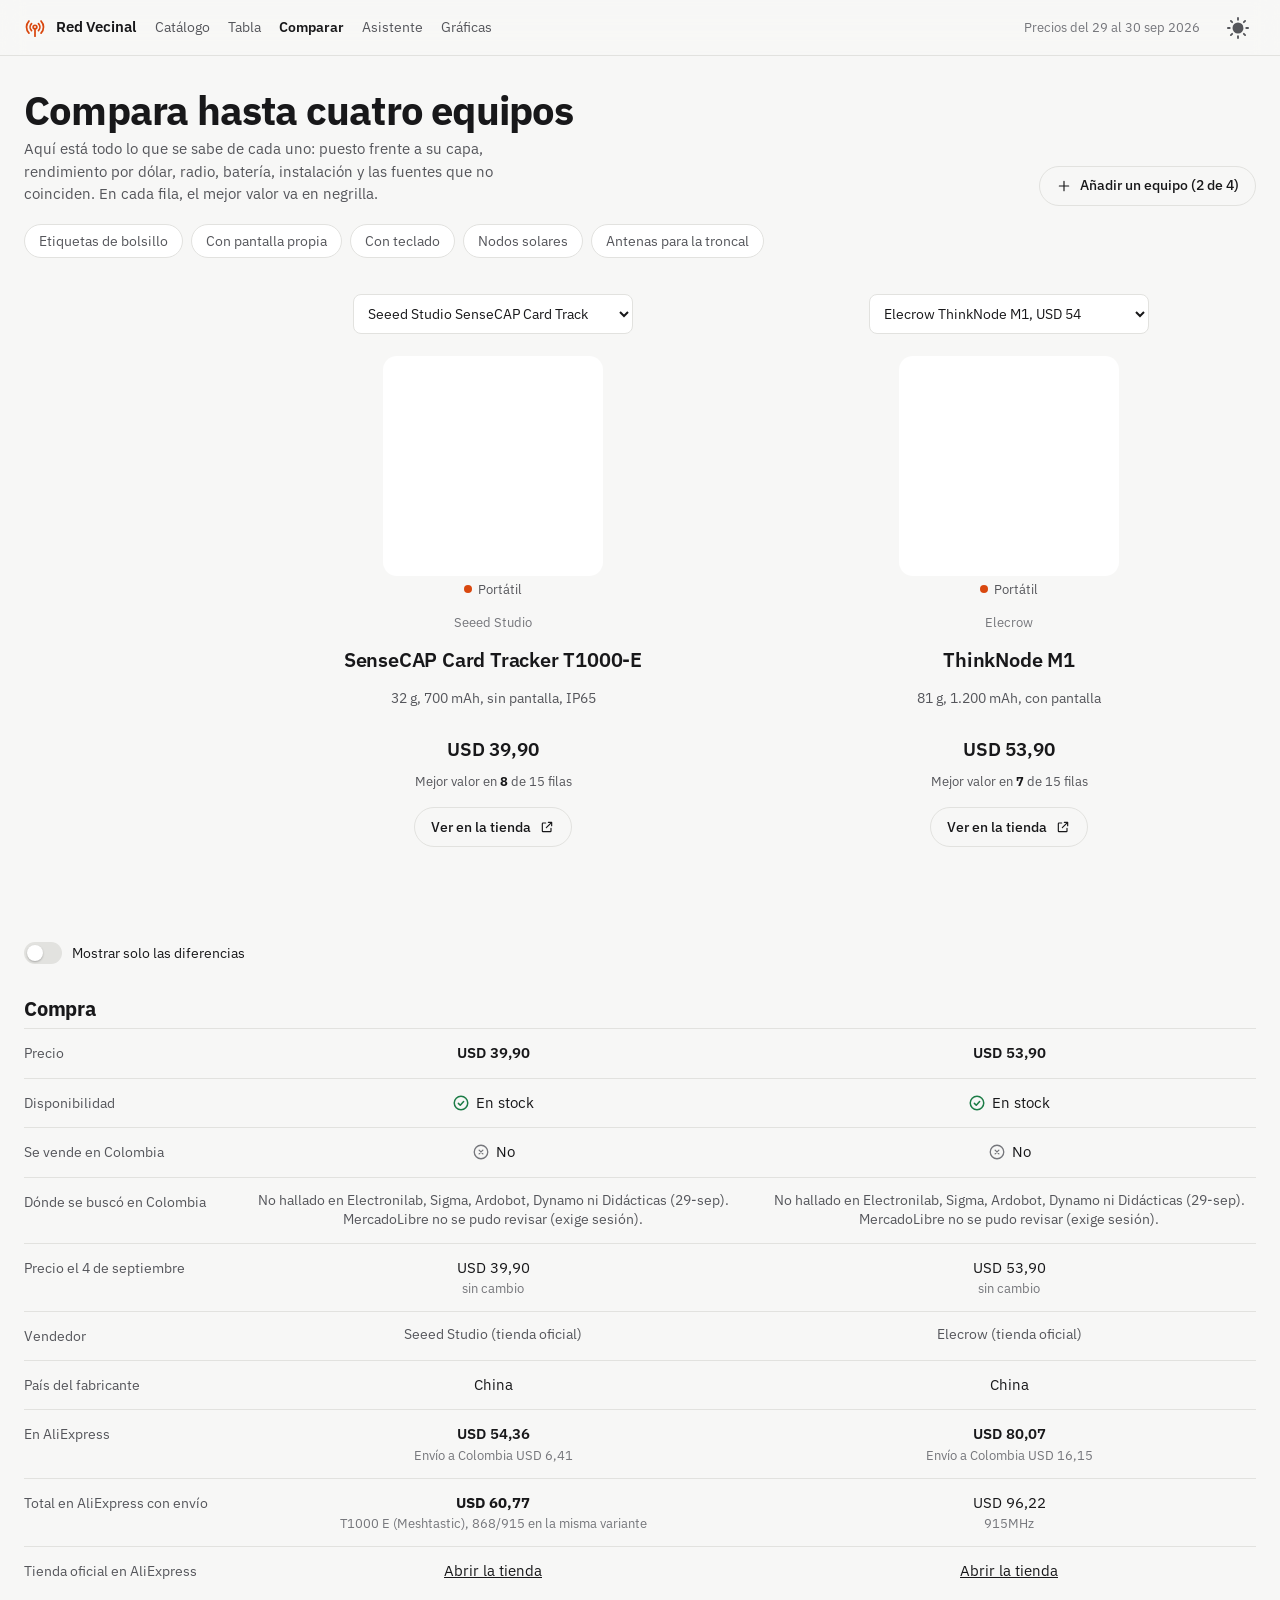
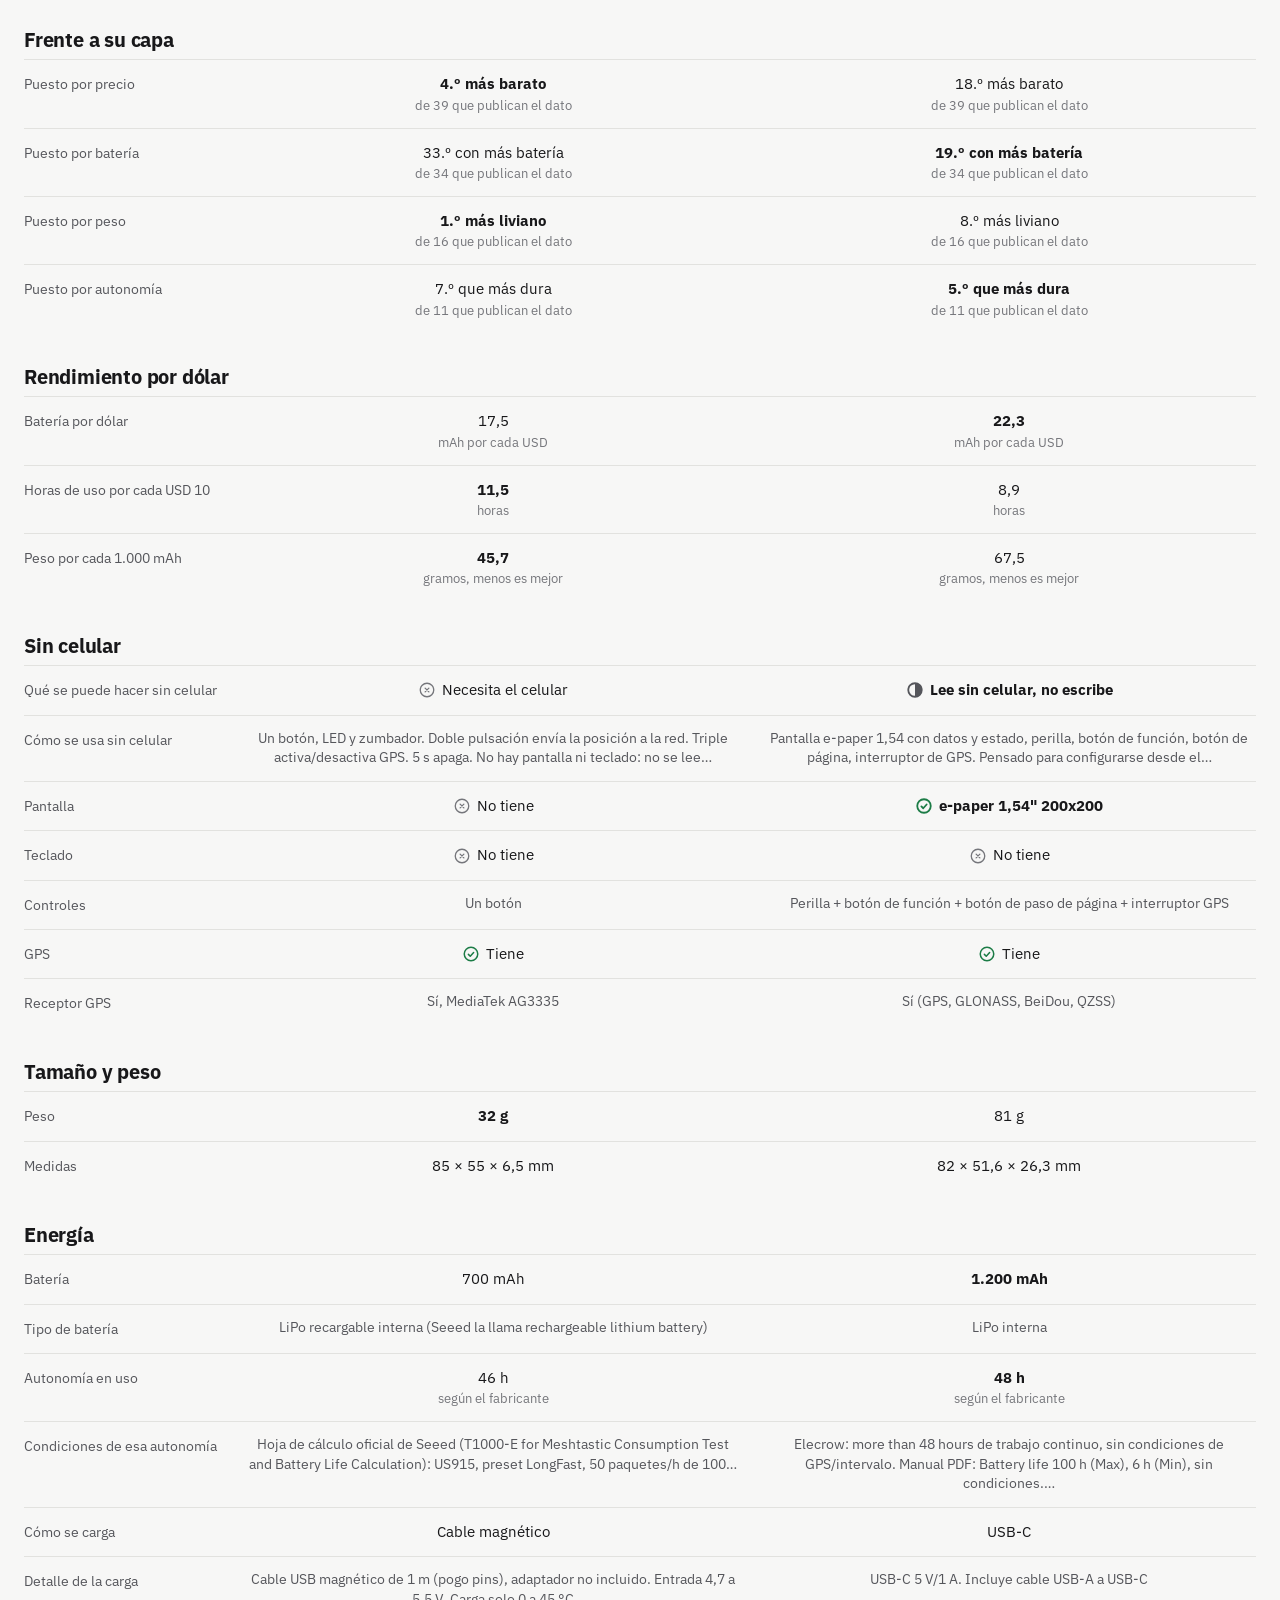
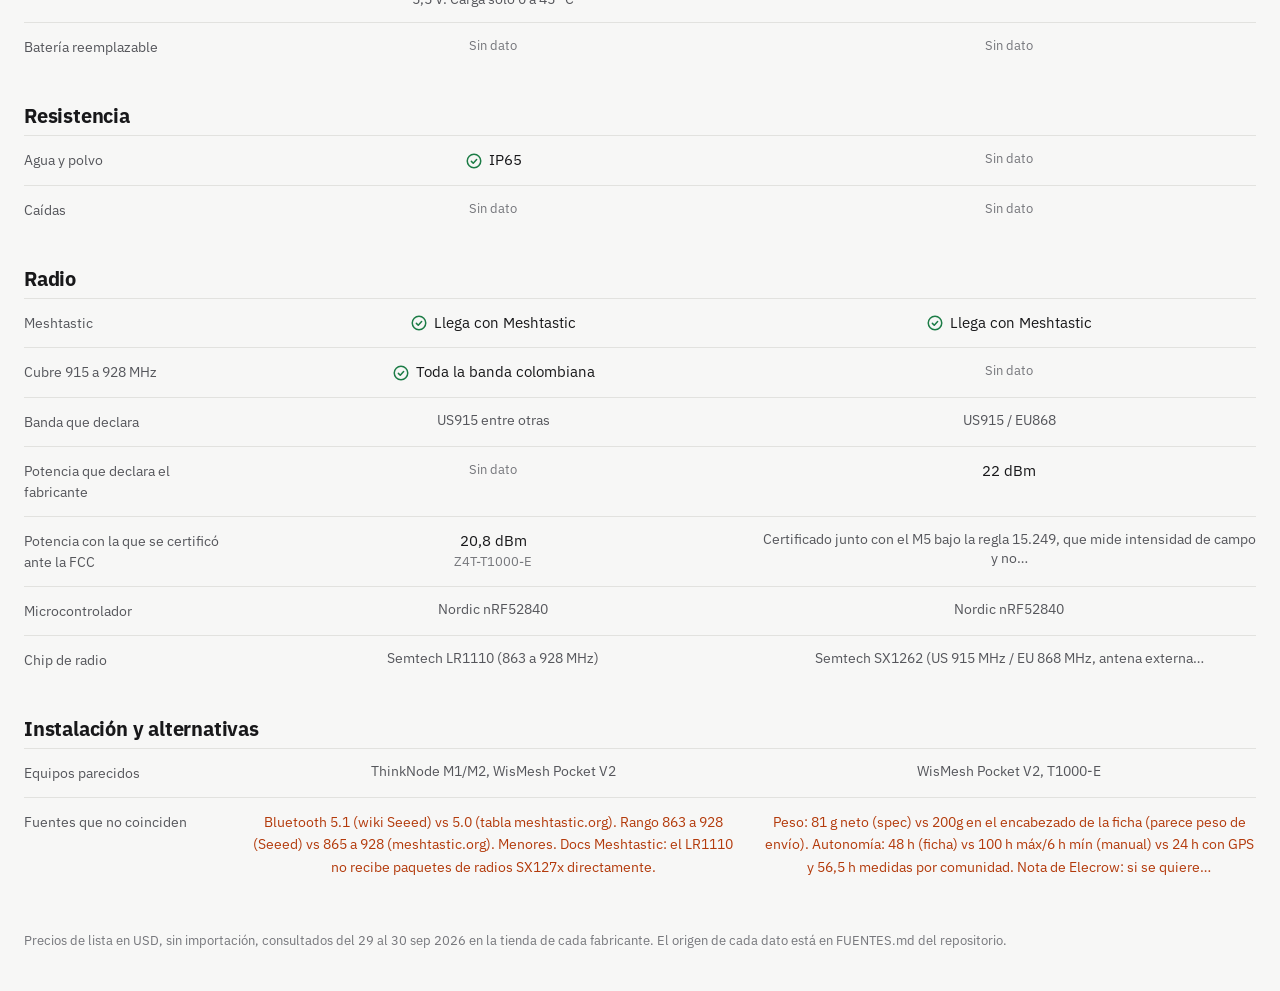
<file: comparar.html>
<!doctype html>
<html lang="es">
<head>
<meta charset="utf-8">
<meta name="viewport" content="width=device-width, initial-scale=1, viewport-fit=cover">
<meta name="color-scheme" content="light dark">
<title>Comparar equipos</title>
<script>try{var t=localStorage.getItem("rv-tema");if(t)document.documentElement.dataset.theme=t}catch(e){}</script>
<link rel="preconnect" href="https://fonts.googleapis.com">
<link rel="preconnect" href="https://fonts.gstatic.com" crossorigin>
<link rel="stylesheet" href="https://fonts.googleapis.com/css2?family=IBM+Plex+Sans:wght@400;500;600;700&display=swap">
<link rel="stylesheet" href="assets/comun.css">
<style>
  /* Tabla de comparación de producto (NN/g, Baymard): productos en columnas, atributos en filas
     agrupadas, encabezado fijo, interruptor de solo diferencias y el mejor valor de cada fila en negrilla.
     Aquí van todas las filas; la ventana del catálogo solo muestra las esenciales. */
  main { max-width: 1300px; margin: 0 auto; padding: 32px 24px 0; }
  .intro { display: flex; flex-wrap: wrap; align-items: end; justify-content: space-between; gap: 16px 32px; }
  h1 { font-size: clamp(28px, 4vw, 40px); line-height: 1.1; letter-spacing: -0.02em; margin: 0 0 6px; text-wrap: balance; }
  .intro p { margin: 0; color: var(--ink-2); max-width: 60ch; }
  .intro .btn svg { width: 16px; height: 16px; }
  .atajos { display: flex; flex-wrap: wrap; gap: 8px; margin-top: 18px; }
  .atajos button { border: 1px solid var(--line); background: var(--surface); border-radius: 999px; padding: 6px 14px; font-size: 13.5px; cursor: pointer; color: var(--ink-2); }
  .atajos button:hover { border-color: var(--ink-3); color: var(--ink); }

  .rejilla { display: grid; grid-template-columns: 200px repeat(var(--k, 3), minmax(0, 1fr)); column-gap: 22px; }
  .cabeza { margin-top: 36px; align-items: start; }
  .prod { display: flex; flex-direction: column; align-items: center; text-align: center; gap: 4px; min-width: 0; position: relative; }
  .prod .elegir { display: flex; gap: 6px; width: 100%; max-width: 280px; margin-bottom: 18px; }
  .prod select { flex: 1 1 auto; min-width: 0; }
  .quitar { flex: none; width: 38px; border: 1px solid var(--line); background: var(--surface); border-radius: 10px; cursor: pointer; display: grid; place-items: center; color: var(--ink-2); }
  .quitar:hover { color: var(--ink); border-color: var(--ink-3); }
  .quitar svg { width: 16px; height: 16px; }
  .prod .foto { width: 100%; max-width: 220px; aspect-ratio: 1; padding: 14px; }
  .prod .fab { font-size: 13px; color: var(--ink-3); margin-top: 10px; }
  .prod .modelo { font-size: 20px; font-weight: 600; letter-spacing: -0.01em; line-height: 1.2; text-wrap: balance; min-height: 2.4em; display: flex; align-items: center; }
  .prod .res { font-size: 13.5px; color: var(--ink-2); min-height: 2.6em; }
  .prod .precio-grande { font-size: 19px; margin: 8px 0 4px; }
  .prod .precio-grande .precio { font-weight: 600; }
  .prod .gana { font-size: 13px; color: var(--ink-2); margin-bottom: 12px; }
  .prod .gana b { color: var(--ink); }

  .fijo { position: sticky; top: calc(56px + env(safe-area-inset-top, 0px)); z-index: 20; background: var(--bg); border-bottom: 1px solid var(--line); margin: 0 -24px; padding: 10px 24px; transform: translateY(-8px); opacity: 0; pointer-events: none; transition: opacity .2s, transform .2s; }
  .fijo.visible { opacity: 1; transform: none; pointer-events: auto; }
  .fijo .rejilla { align-items: center; }
  .mini { display: flex; align-items: center; gap: 10px; min-width: 0; }
  .mini .foto { width: 46px; height: 46px; flex: none; padding: 3px; border-radius: 8px; }
  .mini b { display: block; font-size: 14px; white-space: nowrap; overflow: hidden; text-overflow: ellipsis; }
  .mini span { font-size: 13px; color: var(--ink-2); }

  .controles { display: flex; justify-content: space-between; align-items: center; gap: 16px; margin: 28px 0 8px; flex-wrap: wrap; }
  .controles .nota { font-size: 13px; color: var(--ink-3); }
  section.grupo { margin-top: 30px; }
  section.grupo h2 { font-size: 20px; letter-spacing: -0.01em; margin: 0 0 4px; }
  .fila { padding: 13px 0; border-top: 1px solid var(--line); align-items: start; }
  .fila .t { font-size: 14px; color: var(--ink-2); padding-top: 1px; }
  .fila .c { font-size: 15px; min-width: 0; text-align: center; display: flex; flex-direction: column; align-items: center; }
  .fila .c .texto-dato { text-align: center; }
  .solo-dif .fila.igual { display: none; }
  .pie-proto { max-width: 1300px; margin: 40px auto 0; padding: 0 24px 40px; font-size: 13px; color: var(--ink-3); }

  @media (max-width: 760px) {
    main { padding: 24px 16px 0; }
    .rejilla { grid-template-columns: repeat(2, minmax(0, 1fr)); column-gap: 16px; }
    .cabeza .vacio, .fijo .vacio { display: none; }
    .extra { display: none !important; }
    .fila .t { grid-column: 1 / -1; text-align: center; margin-bottom: 6px; }
    .fijo { margin: 0 -16px; padding: 8px 16px; }
    .prod .modelo { font-size: 18px; }
  }
</style>
</head>
<body>
<header id="barra"></header>
<main>
  <div class="intro">
    <div>
      <h1>Compara hasta cuatro equipos</h1>
      <p>Aquí está todo lo que se sabe de cada uno: puesto frente a su capa, rendimiento por dólar, radio, batería, instalación y las fuentes que no coinciden. En cada fila, el mejor valor va en negrilla.</p>
    </div>
    <button class="btn btn-secundario" type="button" id="anadir"></button>
  </div>
  <div class="atajos" id="atajos" aria-label="Comparaciones sugeridas"></div>

  <div class="rejilla cabeza" id="cabeza"></div>

  <div class="fijo" id="fijo" aria-hidden="true"><div class="rejilla" id="fijo-rejilla"></div></div>

  <div class="controles">
    <label class="interruptor"><input type="checkbox" role="switch" id="dif"> Mostrar solo las diferencias</label>
    <span class="nota" id="nota-movil"></span>
  </div>
  <div id="tabla"></div>
</main>
<p class="pie-proto" id="pie"></p>

<script src="assets/comun.js"></script>
<script>
(async function () {
  const { esc, usd, foto, filasPara, resumen, nombre, CAPAS, ICONOS, barra, cargar, leerSeleccion, guardarSeleccion } = RV;
  let d;
  try { d = await cargar(); } catch (err) { document.getElementById("tabla").textContent = "No se pudieron cargar los datos: " + err.message; return; }
  barra("comparar.html", d.meta.fecha_datos);
  const MAX = 4, MIN = 2;
  const eq = d.equipos;
  const porId = new Map(eq.map((e) => [e.id, e]));
  const buscar = (patron) => eq.find((e) => patron.test(e.fabricante + " " + e.modelo))?.id;

  const ATAJOS = [
    ["Etiquetas de bolsillo", [/T1000-E/, /MeshTracker X1/, /WisMesh Tag/, /ThinkNode M3/]],
    ["Con pantalla propia", [/ThinkNode M1/, /T-Echo \(/, /MeshPocket/, /Wio Tracker L1 Pro/]],
    ["Con teclado", [/ThinkNode M9/, /Cardputer/, /T-Deck Plus/, /T-Lora Pager|T-LoRa Pager/i]],
    ["Nodos solares", [/Solar Node P1-Pro$/, /ThinkNode M6/, /Repeater Mini V2/, /MeshTower/]],
    ["Antenas para la troncal", [/AYA-9012/, /FG9026/, /Fiberglass/]],
  ].map(([t, ps]) => [t, ps.map(buscar).filter(Boolean)]);

  let sel = leerSeleccion().filter((id) => porId.has(id)).slice(0, MAX);
  if (sel.length < MIN) sel = ATAJOS[0][1].slice(0, 3);
  while (sel.length < MIN) sel.push(eq.find((e) => !sel.includes(e.id) && e.capa === porId.get(sel[0]).capa).id);

  document.getElementById("atajos").innerHTML = ATAJOS.map(([t], i) => `<button type="button" data-i="${i}">${t}</button>`).join("");
  document.getElementById("atajos").addEventListener("click", (ev) => {
    const b = ev.target.closest("button"); if (!b) return;
    sel = ATAJOS[+b.dataset.i][1].slice(0, MAX); pintar();
  });

  const opciones = Object.keys(CAPAS).map((c) => `<optgroup label="${CAPAS[c].plural}">` +
    eq.filter((e) => e.capa === c).sort((a, b) => (a.r.precio ?? 1e9) - (b.r.precio ?? 1e9))
      .map((e) => `<option value="${esc(e.id)}">${esc(e.fabricante)} ${esc(nombre(e))}${e.r.precio !== null ? ", " + usd(e.r.precio, 0) : ""}</option>`).join("") + `</optgroup>`).join("");

  function columna(e, i, k, gana, filas) {
    return `<div class="prod ${i >= 2 ? "extra" : ""}">
      <div class="elegir">
        <label class="visually-hidden" for="s${i}">Equipo ${i + 1}</label>
        <select id="s${i}" data-i="${i}">${opciones}</select>
        ${k > MIN ? `<button class="quitar" type="button" data-quitar="${i}" aria-label="Quitar ${esc(nombre(e))} de la comparación">${ICONOS.cerrar}</button>` : ""}
      </div>
      <div class="foto marco-foto">${foto(e)}</div>
      <span class="etiqueta-capa" style="--c:${CAPAS[e.capa].color}"><i></i>${CAPAS[e.capa].nombre}</span>
      <span class="fab">${esc(e.fabricante)}</span>
      <span class="modelo">${esc(nombre(e))}</span>
      <span class="res">${esc(resumen(e))}</span>
      <span class="precio-grande">${e.r.precio !== null ? `<span class="precio">${usd(e.r.precio)}</span>` : `<span class="sin-dato">Sin dato</span>`}</span>
      <span class="gana">Mejor valor en <b>${gana}</b> de ${filas} filas</span>
      ${e.url ? `<a class="btn btn-secundario" href="${esc(e.url)}" target="_blank" rel="noopener">Ver en la tienda ${ICONOS.externo}</a>` : ""}
    </div>`;
  }

  function pintar() {
    guardarSeleccion(sel);
    const lista = sel.map((id) => porId.get(id));
    const k = lista.length;
    document.querySelector("main").style.setProperty("--k", k);
    const anadir = document.getElementById("anadir");
    anadir.hidden = k >= MAX;
    anadir.innerHTML = `${ICONOS.mas} Añadir un equipo (${k} de ${MAX})`;

    const grupos = filasPara(lista, { completo: true });
    const conMejor = grupos.flatMap((g) => g.filas).filter((f) => f.mejores.length);
    const gana = lista.map((_, i) => conMejor.filter((f) => f.mejores.includes(i)).length);

    document.getElementById("cabeza").innerHTML = `<div class="vacio"></div>` + lista.map((e, i) => columna(e, i, k, gana[i], conMejor.length)).join("");
    lista.forEach((e, i) => { document.getElementById("s" + i).value = e.id; });
    document.getElementById("fijo-rejilla").innerHTML = `<div class="vacio"></div>` + lista.map((e, i) =>
      `<div class="mini ${i >= 2 ? "extra" : ""}"><div class="foto marco-foto">${foto(e, "")}</div><div style="min-width:0"><b>${esc(nombre(e))}</b><span>${e.r.precio !== null ? usd(e.r.precio) : "Sin precio"}</span></div></div>`).join("");

    const movil = matchMedia("(max-width: 760px)").matches;
    document.getElementById("tabla").innerHTML = grupos.map((g) => {
      let iguales = 0;
      const filas = g.filas.map((f) => {
        const comparables = movil ? f.celdas.slice(0, 2) : f.celdas;
        const igual = comparables.every((c) => c === comparables[0]);
        if (igual) iguales++;
        return `<div class="rejilla fila ${igual ? "igual" : ""}"><div class="t">${esc(f.t)}</div>${f.celdas.map((c, i) => `<div class="c ${i >= 2 ? "extra" : ""} ${f.mejores.includes(i) ? "celda-mejor" : ""}">${c}</div>`).join("")}</div>`;
      });
      return `<section class="grupo ${iguales === g.filas.length ? "todo-igual" : ""}"><h2>${esc(g.titulo)}</h2>${filas.join("")}</section>`;
    }).join("");
    aplicarDif();
    document.getElementById("nota-movil").textContent = movil && k > 2 ? "En pantallas angostas se comparan los dos primeros." : "";
  }

  function aplicarDif() {
    const on = document.getElementById("dif").checked;
    document.body.classList.toggle("solo-dif", on);
    document.querySelectorAll("section.grupo").forEach((s) => { s.hidden = on && s.classList.contains("todo-igual"); });
  }

  document.getElementById("cabeza").addEventListener("change", (ev) => {
    const s = ev.target.closest("select"); if (!s) return;
    const i = +s.dataset.i, otro = sel.indexOf(s.value);
    if (otro >= 0 && otro !== i) sel[otro] = sel[i]; // si ya estaba en otra columna, se intercambian
    sel[i] = s.value; pintar();
  });
  document.getElementById("cabeza").addEventListener("click", (ev) => {
    const b = ev.target.closest("[data-quitar]"); if (!b) return;
    sel.splice(+b.dataset.quitar, 1); pintar();
  });
  document.getElementById("anadir").addEventListener("click", () => {
    if (sel.length >= MAX) return;
    const capa = porId.get(sel[sel.length - 1]).capa;
    const libre = eq.filter((e) => e.capa === capa && !sel.includes(e.id) && e.r.precio !== null).sort((a, b) => a.r.precio - b.r.precio)[0]
      || eq.find((e) => !sel.includes(e.id));
    sel.push(libre.id); pintar();
    document.getElementById("s" + (sel.length - 1)).focus();
  });
  document.getElementById("dif").addEventListener("change", aplicarDif);
  matchMedia("(max-width: 760px)").addEventListener("change", pintar);

  // Encabezado fijo compacto cuando la cabecera grande sale de la vista (Baymard: persistir encabezados).
  const fijo = document.getElementById("fijo");
  new IntersectionObserver(([en]) => { const v = !en.isIntersecting && en.boundingClientRect.top < 0; fijo.classList.toggle("visible", v); fijo.setAttribute("aria-hidden", String(!v)); }, { threshold: 0 })
    .observe(document.getElementById("cabeza"));

  document.getElementById("pie").textContent = `Precios de lista en USD, sin importación, consultados del ${RV.fecha(d.meta.fecha_datos)} en la tienda de cada fabricante. El origen de cada dato está en FUENTES.md del repositorio.`;
  pintar();
})();
</script>
</body>
</html>
</file>
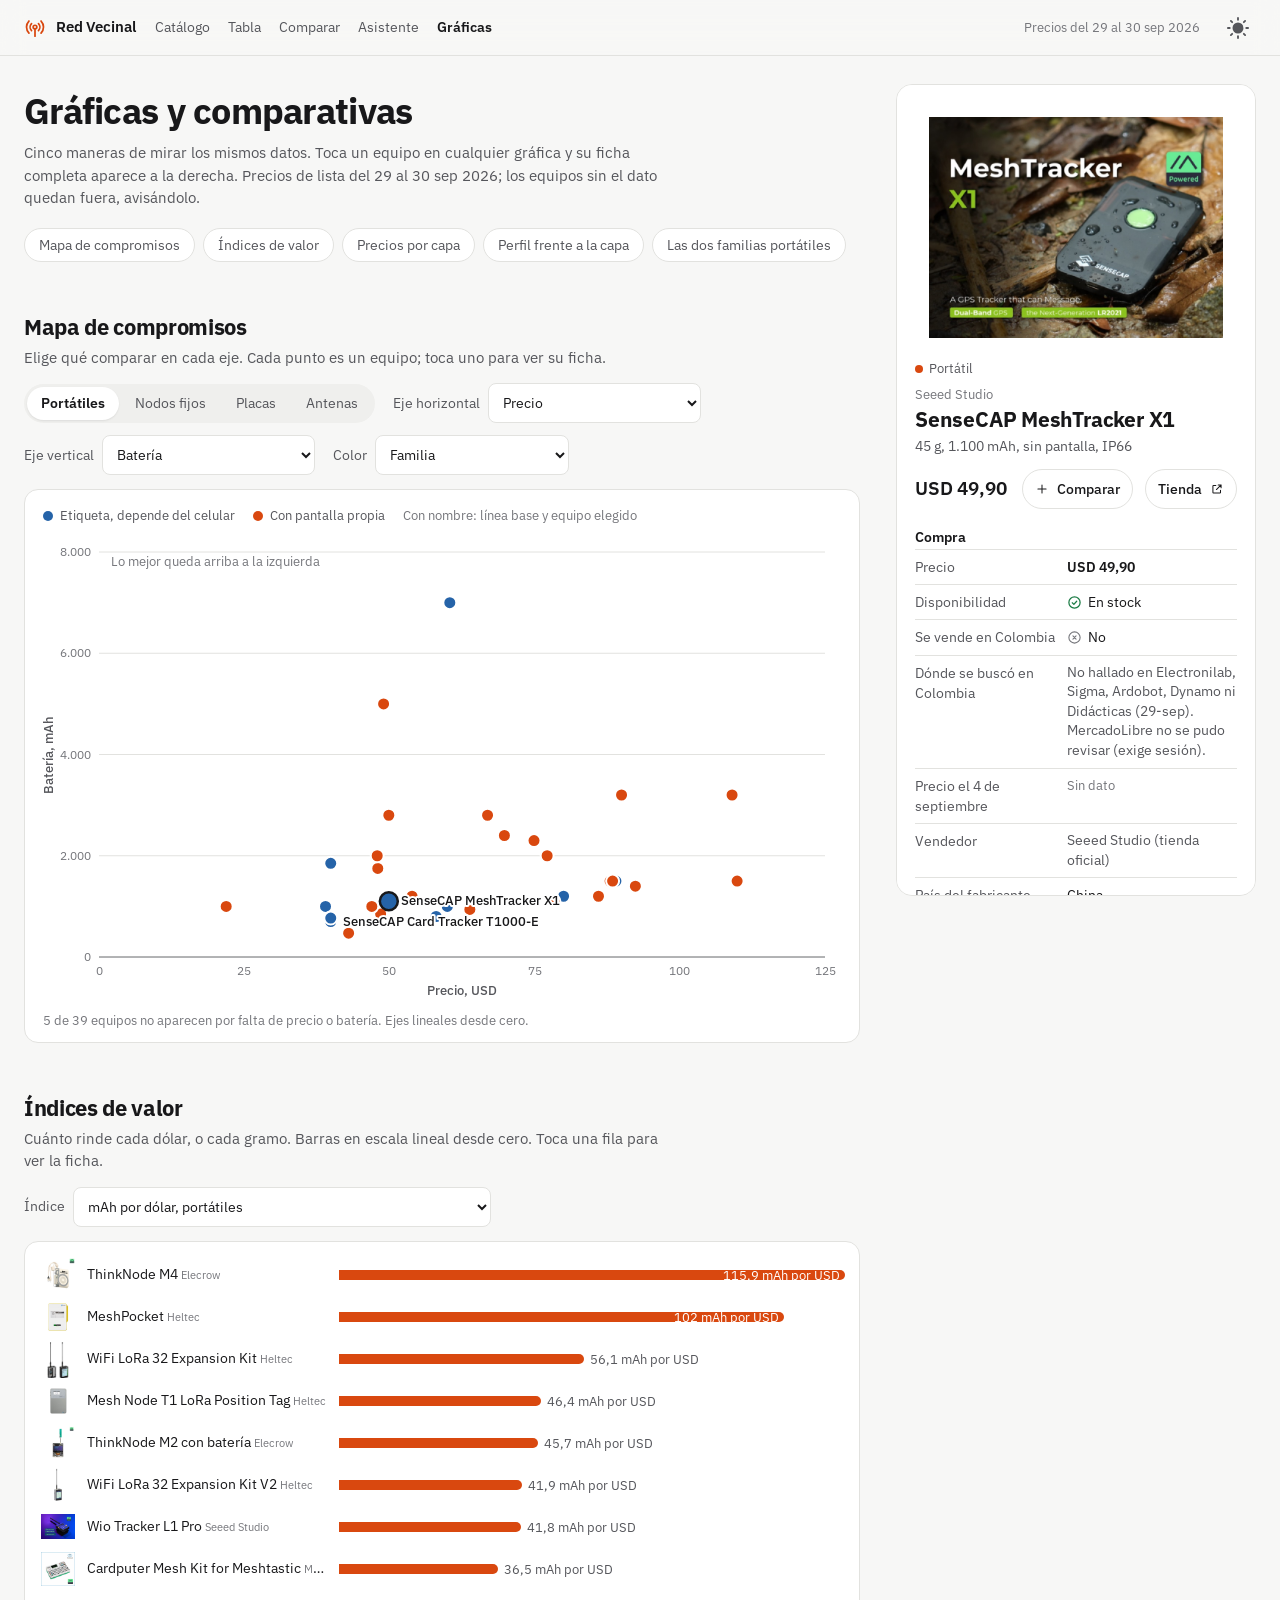
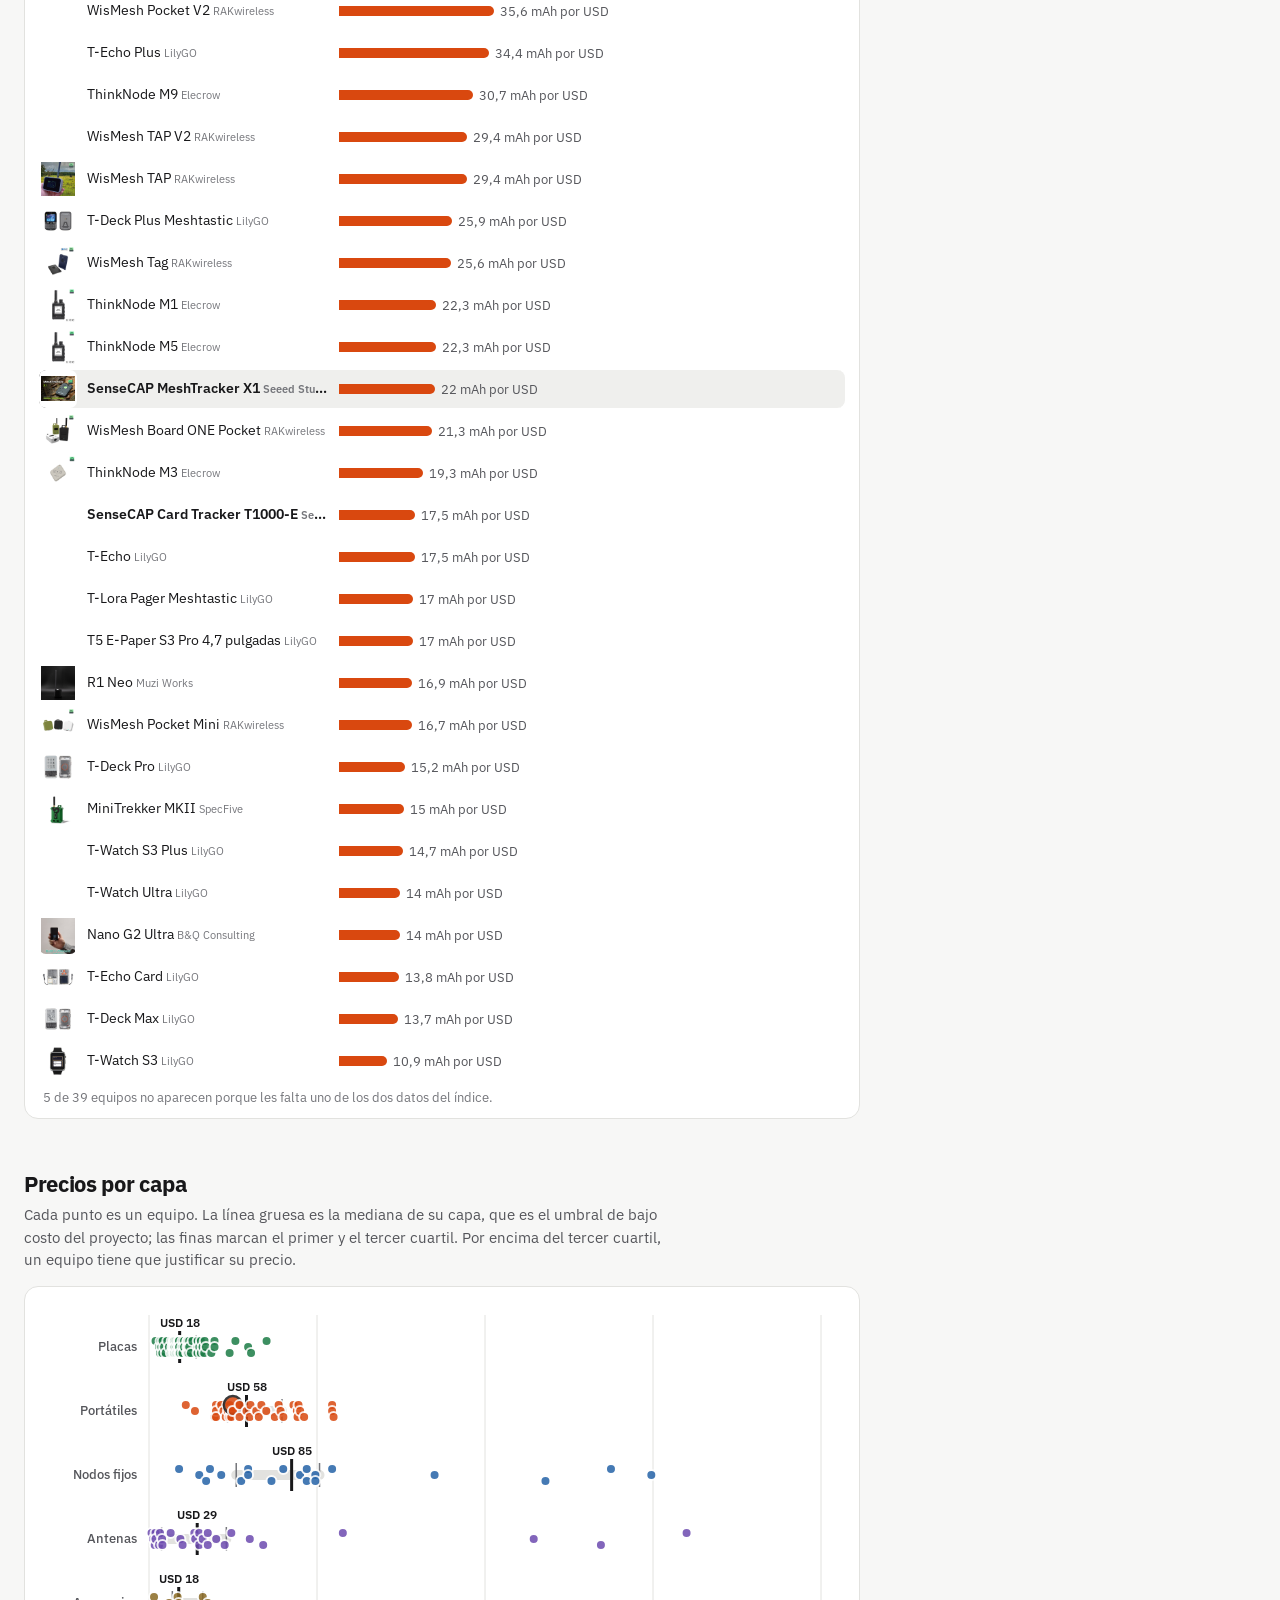
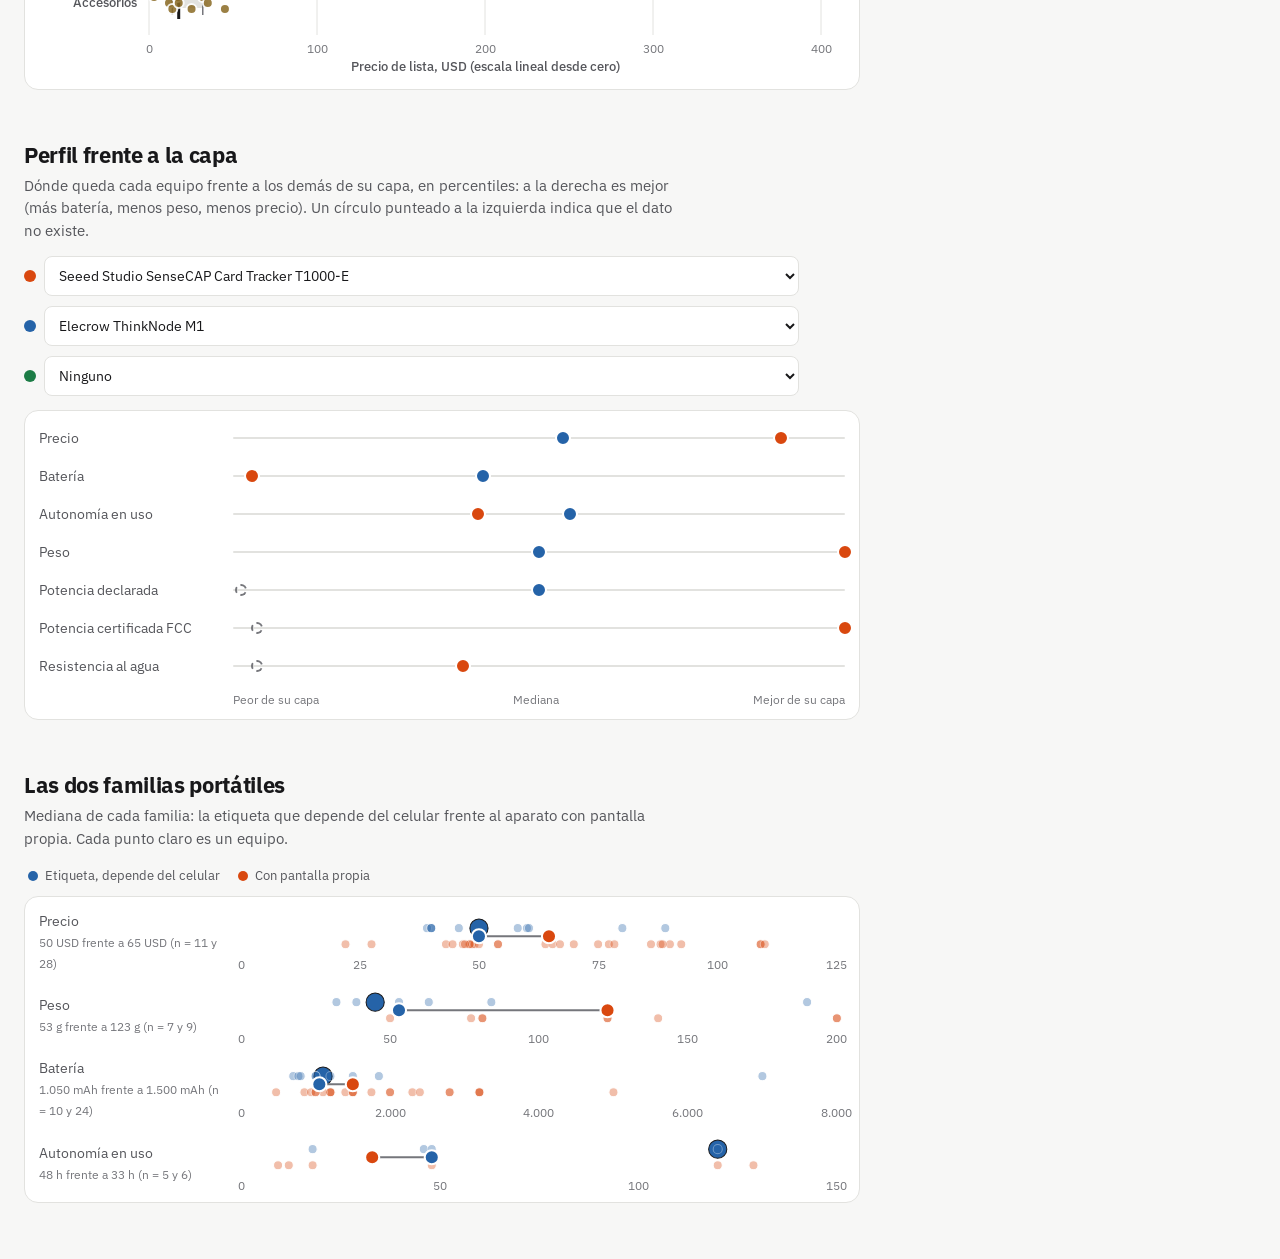
<file: graficas.html>
<!doctype html>
<html lang="es">
<head>
<meta charset="utf-8">
<meta name="viewport" content="width=device-width, initial-scale=1, viewport-fit=cover">
<meta name="color-scheme" content="light dark">
<title>Gráficas y comparativas</title>
<script>try{var t=localStorage.getItem("rv-tema");if(t)document.documentElement.dataset.theme=t}catch(e){}</script>
<link rel="preconnect" href="https://fonts.googleapis.com">
<link rel="preconnect" href="https://fonts.gstatic.com" crossorigin>
<link rel="stylesheet" href="https://fonts.googleapis.com/css2?family=IBM+Plex+Sans:wght@400;500;600;700&display=swap">
<link rel="stylesheet" href="assets/comun.css">
<style>
  /* Cinco vistas sobre los mismos datos: dispersión libre, índices de valor, distribución de precios
     por capa, perfil por percentiles y las dos familias portátiles. Ejes lineales desde cero salvo
     donde se declara otra cosa en la propia figura. */
  /* Ficha completa fija a la derecha: lo que se toque en cualquier gráfica se ve ahí con todos sus datos. */
  main { max-width: 1500px; margin: 0 auto; padding: 28px 24px 56px; display: grid; grid-template-columns: minmax(0, 1fr) 360px; gap: 36px; align-items: start; }
  .contenido { min-width: 0; }
  aside.ficha { position: sticky; top: 72px; max-height: calc(100vh - 88px); overflow: auto; overscroll-behavior: contain; background: var(--surface); border: 1px solid var(--line); border-radius: 16px; padding: 18px 18px 22px; }
  .ficha .foto { aspect-ratio: 4 / 3; padding: 14px; margin-bottom: 12px; }
  .ficha .fab { display: block; font-size: 13px; color: var(--ink-3); margin-top: 6px; }
  .ficha h2 { font-size: 21px; line-height: 1.2; letter-spacing: -0.01em; margin: 2px 0 4px; }
  .ficha .res { margin: 0 0 12px; font-size: 14px; color: var(--ink-2); }
  .ficha .acciones { display: flex; flex-wrap: wrap; align-items: center; gap: 8px 12px; margin-bottom: 6px; }
  .ficha .acciones .precio { font-size: 19px; margin-right: auto; }
  .ficha .acciones .btn { padding: 7px 12px; font-size: 13.5px; }
  .ficha .acciones .btn svg { width: 14px; height: 14px; }
  .ficha .vacio { color: var(--ink-2); font-size: 14px; margin: 0; }
  .ficha .cerrar-ficha { display: none; }
  .fila-r { cursor: pointer; border-radius: 8px; }
  .fila-r:hover { background: var(--surface-2); }
  .fila-r.sel { background: var(--surface-2); box-shadow: inset 3px 0 0 var(--ink); }
  .fila-r.sel .nom { font-weight: 600; }
  @media (max-width: 1000px) {
    main { grid-template-columns: 1fr; }
    aside.ficha { position: fixed; left: 8px; right: 8px; bottom: 8px; top: auto; max-height: 80vh; z-index: 50; box-shadow: 0 20px 60px rgb(0 0 0 / .3); transform: translateY(calc(100% + 24px)); transition: transform .25s; }
    aside.ficha.abierta { transform: none; }
    .ficha .cerrar-ficha { display: grid; place-items: center; position: sticky; top: 0; margin: -6px -6px 0 auto; width: 36px; height: 36px; border-radius: 50%; border: 0; background: var(--surface-2); cursor: pointer; z-index: 1; }
    .ficha .cerrar-ficha svg { width: 18px; height: 18px; }
  }
  h1 { font-size: clamp(26px, 3.4vw, 36px); letter-spacing: -0.02em; margin: 0 0 4px; }
  .sub-h { margin: 0; color: var(--ink-2); max-width: 72ch; }
  .indice { display: flex; flex-wrap: wrap; gap: 8px; margin: 18px 0 8px; }
  .indice a { text-decoration: none; border: 1px solid var(--line); border-radius: 999px; padding: 6px 14px; font-size: 13.5px; color: var(--ink-2); background: var(--surface); }
  .indice a:hover { color: var(--ink); border-color: var(--ink-3); }
  section.vista { margin-top: 48px; scroll-margin-top: 72px; }
  section.vista > h2 { font-size: 22px; letter-spacing: -0.015em; margin: 0 0 4px; }
  section.vista > p { margin: 0 0 14px; color: var(--ink-2); max-width: 72ch; }
  .controles { display: flex; flex-wrap: wrap; gap: 12px 18px; align-items: center; margin: 0 0 14px; }
  .controles label { display: inline-flex; align-items: center; gap: 8px; font-size: 14px; color: var(--ink-2); }
  .controles label, .selects label { max-width: 100%; min-width: 0; }
  .controles select, .selects select { min-width: 0; max-width: 100%; flex: 1 1 auto; text-overflow: ellipsis; }
  .lienzo { background: var(--surface); border: 1px solid var(--line); border-radius: 14px; padding: 14px 14px 10px; min-width: 0; position: relative; }
  svg.g { width: 100%; height: auto; display: block; overflow: visible; }
  .g text { font-family: var(--f); fill: var(--ink-3); font-size: 12px; }
  .g .rej { stroke: var(--line); stroke-width: 1; }
  .g .eje { stroke: var(--ink-3); stroke-width: 1; }
  .g .te { fill: var(--ink-2); font-size: 12.5px; font-weight: 500; }
  .g .pista { fill: var(--ink-3); font-size: 12.5px; }
  .g .p { cursor: pointer; }
  .g .p circle { stroke: var(--surface); stroke-width: 2; }
  .g .p:hover circle, .g .p.sel circle { r: 9; }
  .g .p.sel circle { stroke: var(--ink); stroke-width: 2.5; }
  .g .rot { fill: var(--ink); font-size: 12.5px; font-weight: 500; paint-order: stroke; stroke: var(--surface); stroke-width: 4px; stroke-linejoin: round; }
  .leyenda { display: flex; flex-wrap: wrap; gap: 6px 18px; font-size: 13px; color: var(--ink-2); padding: 2px 4px 10px; }
  .leyenda span { display: inline-flex; align-items: center; gap: 7px; }
  .leyenda i { width: 10px; height: 10px; border-radius: 50%; display: inline-block; }
  .nota { font-size: 12.5px; color: var(--ink-3); margin: 8px 4px 2px; }
  .tip { position: absolute; pointer-events: none; background: var(--ink); color: var(--bg); font-size: 13px; padding: 7px 10px; border-radius: 8px; white-space: nowrap; transform: translate(-50%, calc(-100% - 12px)); opacity: 0; transition: opacity .1s; z-index: 5; }
  .tip.visible { opacity: 1; }

  /* Ranking de índices */
  .ranking { display: grid; gap: 4px; }
  .fila-r { display: grid; grid-template-columns: 38px minmax(120px, 30%) 1fr; gap: 10px; align-items: center; font-size: 13.5px; }
  .fila-r .foto { width: 38px; height: 38px; padding: 2px; border-radius: 7px; }
  .fila-r .nom { white-space: nowrap; overflow: hidden; text-overflow: ellipsis; }
  .fila-r .nom small { color: var(--ink-3); }
  .fila-r .pista-r { position: relative; height: 18px; }
  .fila-r .barra-r { position: absolute; left: 0; top: 4px; height: 10px; border-radius: 0 5px 5px 0; background: var(--c); min-width: 2px; }
  .fila-r .v { position: absolute; top: 0; font-size: 12.5px; color: var(--ink-2); font-variant-numeric: tabular-nums; white-space: nowrap; line-height: 18px; }
  .fila-r.base .nom { font-weight: 600; }

  /* Perfil por percentiles */
  .selects { display: flex; flex-wrap: wrap; gap: 10px; width: 100%; min-width: 0; }
  .controles > * { min-width: 0; max-width: 100%; }
  .selects label { display: inline-flex; align-items: center; gap: 8px; }
  .selects i { width: 12px; height: 12px; border-radius: 50%; display: inline-block; }
  .perfil { display: grid; gap: 12px; }
  .perfil .attr { display: grid; grid-template-columns: 180px 1fr; gap: 14px; align-items: center; font-size: 14px; }
  .perfil .attr > span { color: var(--ink-2); }
  .perfil .riel { position: relative; height: 26px; }
  .perfil .riel::before { content: ""; position: absolute; left: 0; right: 0; top: 12px; height: 2px; background: var(--line); border-radius: 1px; }
  .perfil .riel .marca { position: absolute; top: 5px; width: 16px; height: 16px; border-radius: 50%; transform: translateX(-50%); border: 2px solid var(--surface); }
  .perfil .riel .marca.sd { top: 7px; width: 12px; height: 12px; background: none !important; border: 2px dashed var(--ink-3); }
  .perfil .ejes { display: grid; grid-template-columns: 180px 1fr; gap: 14px; font-size: 12px; color: var(--ink-3); }
  .perfil .ejes div { display: flex; justify-content: space-between; }

  /* Familias */
  .familias { display: grid; gap: 14px; }
  .familias .fila-f { display: grid; grid-template-columns: 180px 1fr; gap: 14px; align-items: center; font-size: 14px; }
  .familias .fila-f > span { color: var(--ink-2); }
  @media (max-width: 640px) {
    main { padding: 20px 16px 40px; }
    .perfil .attr, .perfil .ejes, .familias .fila-f { grid-template-columns: 1fr; gap: 4px; }
    .perfil .ejes > span { display: none; }
    .fila-r { grid-template-columns: 32px minmax(90px, 40%) 1fr; }
  }
</style>
</head>
<body>
<header id="barra"></header>
<main>
  <div class="contenido">
  <h1>Gráficas y comparativas</h1>
  <p class="sub-h">Cinco maneras de mirar los mismos datos. Toca un equipo en cualquier gráfica y su ficha completa aparece a la derecha. Precios de lista del <span id="fecha-datos"></span>; los equipos sin el dato quedan fuera, avisándolo.</p>
  <nav class="indice" aria-label="Gráficas">
    <a href="#mapa">Mapa de compromisos</a><a href="#indices">Índices de valor</a><a href="#precios">Precios por capa</a><a href="#perfil">Perfil frente a la capa</a><a href="#familias">Las dos familias portátiles</a>
  </nav>

  <section class="vista" id="mapa">
    <h2>Mapa de compromisos</h2>
    <p>Elige qué comparar en cada eje. Cada punto es un equipo; toca uno para ver su ficha.</p>
    <div class="controles">
      <div class="segmentado" id="m-capas" role="tablist" aria-label="Tipo de equipo"></div>
      <label for="m-x">Eje horizontal <select id="m-x"></select></label>
      <label for="m-y">Eje vertical <select id="m-y"></select></label>
      <label for="m-color">Color <select id="m-color"></select></label>
    </div>
    <div class="lienzo" id="m-lienzo">
      <div class="leyenda" id="m-leyenda"></div>
      <svg class="g" id="m-g" role="img" aria-label="Dispersión"></svg>
      <p class="nota" id="m-fuera"></p>
      <div class="tip" id="m-tip" role="tooltip"></div>
    </div>
  </section>

  <section class="vista" id="indices">
    <h2>Índices de valor</h2>
    <p>Cuánto rinde cada dólar, o cada gramo. Barras en escala lineal desde cero. Toca una fila para ver la ficha.</p>
    <div class="controles"><label for="i-indice">Índice <select id="i-indice"></select></label></div>
    <div class="lienzo"><div class="ranking" id="i-ranking"></div><p class="nota" id="i-nota"></p></div>
  </section>

  <section class="vista" id="precios">
    <h2>Precios por capa</h2>
    <p>Cada punto es un equipo. La línea gruesa es la mediana de su capa, que es el umbral de bajo costo del proyecto; las finas marcan el primer y el tercer cuartil. Por encima del tercer cuartil, un equipo tiene que justificar su precio.</p>
    <div class="lienzo"><svg class="g" id="p-g" role="img" aria-label="Distribución de precios por capa"></svg><div class="tip" id="p-tip" role="tooltip"></div></div>
  </section>

  <section class="vista" id="perfil">
    <h2>Perfil frente a la capa</h2>
    <p>Dónde queda cada equipo frente a los demás de su capa, en percentiles: a la derecha es mejor (más batería, menos peso, menos precio). Un círculo punteado a la izquierda indica que el dato no existe.</p>
    <div class="controles"><div class="selects" id="f-selects"></div></div>
    <div class="lienzo"><div class="perfil" id="f-perfil"></div></div>
  </section>

  <section class="vista" id="familias">
    <h2>Las dos familias portátiles</h2>
    <p>Mediana de cada familia: la etiqueta que depende del celular frente al aparato con pantalla propia. Cada punto claro es un equipo.</p>
    <div class="leyenda" id="fa-leyenda"></div>
    <div class="lienzo"><div class="familias" id="fa"></div></div>
  </section>
  </div>
  <aside class="ficha" id="ficha" aria-live="polite" aria-label="Ficha del equipo elegido"></aside>
</main>

<script src="assets/comun.js"></script>
<script>
(async function () {
  const { esc, usd, n, foto, nombre, resumen, filasPara, CAPAS, ICONOS, barra, cargar, guardarSeleccion, leerSeleccion } = RV;
  let d;
  try { d = await cargar(); } catch (err) { document.querySelector("main").insertAdjacentHTML("afterbegin", `<p>No se pudieron cargar los datos: ${err.message}</p>`); return; }
  barra("graficas.html", d.meta.fecha_datos);
  document.getElementById("fecha-datos").textContent = RV.fecha(d.meta.fecha_datos);
  const eq = d.equipos;
  const PALETA = ["var(--fija)", "var(--portatil)", "var(--modulo)", "var(--antena)", "var(--accesorio)"]; // mismo orden que la leyenda de familias
  const percentil = (ord, p) => { if (!ord.length) return null; const h = (ord.length - 1) * p, lo = Math.floor(h), hi = Math.ceil(h); return ord[lo] + (ord[hi] - ord[lo]) * (h - lo); };
  function ticks(max) {
    const paso0 = max / 5, mag = Math.pow(10, Math.floor(Math.log10(paso0 || 1)));
    const paso = [1, 2, 2.5, 5, 10].map((m) => m * mag).find((p) => p >= paso0);
    const tope = Math.ceil(max / paso) * paso, t = [];
    for (let v = 0; v <= tope + 1e-9; v += paso) t.push(+v.toFixed(6));
    return { tope, t };
  }
  const anchoDe = (el) => Math.max(320, el.clientWidth - 28);

  // ================= 1. Mapa de compromisos =================
  const MAG = {
    precio: { t: "Precio", u: "USD", v: (e) => e.r.precio, capas: ["portatil", "fija", "modulo", "antena"], menor: true },
    bateria: { t: "Batería", u: "mAh", v: (e) => e.r.bateria, capas: ["portatil", "fija"] },
    autonomia: { t: "Autonomía en uso", u: "h", v: (e) => e.r.autonomia, capas: ["portatil"] },
    peso: { t: "Peso", u: "g", v: (e) => e.r.peso, capas: ["portatil", "fija", "antena", "modulo"], menor: true },
    panel: { t: "Panel solar", u: "W", v: (e) => e.r.panel, capas: ["fija"] },
    tx: { t: "Potencia declarada", u: "dBm", v: (e) => e.r.tx, capas: ["portatil", "fija", "modulo"] },
    txFcc: { t: "Potencia certificada FCC", u: "dBm", v: (e) => e.r.txFcc, capas: ["portatil", "fija", "modulo"] },
    consumo: { t: "Consumo", u: "mA", v: (e) => e.r.consumo, capas: ["fija", "modulo"], menor: true },
    ganancia: { t: "Ganancia", u: "dBi", v: (e) => e.r.ganancia, capas: ["antena", "fija"] },
  };
  const COLORES = {
    familia: { t: "Familia", colores: { "Nodo fijo": "var(--fija)", "Placa": "var(--modulo)", "Antena": "var(--antena)" }, orden: ["Etiqueta, depende del celular", "Con pantalla propia", "Nodo fijo", "Placa", "Antena"], cat: (e) => e.capa === "portatil" ? (e.familia === "a_etiqueta" ? "Etiqueta, depende del celular" : "Con pantalla propia") : CAPAS[e.capa].nombre },
    listo: { t: "Meshtastic de fábrica", orden: ["Llega con Meshtastic", "Hay que instalarlo", "Sin dato"], cat: (e) => e.r.listo === true ? "Llega con Meshtastic" : e.r.listo === false ? "Hay que instalarlo" : "Sin dato" },
    stock: { t: "Disponibilidad", orden: ["En stock", "Agotado o por reponer", "Sin dato"], cat: (e) => e.r.disponible === true ? "En stock" : e.r.disponible === false ? "Agotado o por reponer" : "Sin dato" },
    agua: { t: "Resistencia al agua", orden: ["Resiste agua", "No resiste agua", "Sin dato"], cat: (e) => e.r.agua === true ? "Resiste agua" : e.r.agua === false ? "No resiste agua" : "Sin dato" },
  };
  const m = { capa: "portatil", x: "precio", y: "bateria", color: "familia", sel: null };

  function controlesMapa() {
    document.getElementById("m-capas").innerHTML = ["portatil", "fija", "modulo", "antena"].map((k) => `<button type="button" role="tab" aria-selected="${k === m.capa}" data-k="${k}">${CAPAS[k].plural}</button>`).join("");
    const disp = Object.entries(MAG).filter(([, g]) => g.capas.includes(m.capa));
    if (!disp.some(([k]) => k === m.x)) m.x = disp[0][0];
    if (!disp.some(([k]) => k === m.y) || m.y === m.x) m.y = (disp.find(([k]) => k !== m.x) || disp[0])[0];
    const opts = (sel) => disp.map(([k, g]) => `<option value="${k}" ${k === sel ? "selected" : ""}>${g.t}</option>`).join("");
    document.getElementById("m-x").innerHTML = opts(m.x);
    document.getElementById("m-y").innerHTML = opts(m.y);
    document.getElementById("m-color").innerHTML = Object.entries(COLORES).map(([k, c]) => `<option value="${k}" ${k === m.color ? "selected" : ""}>${c.t}</option>`).join("");
  }

  function mapa() {
    const X = MAG[m.x], Y = MAG[m.y];
    const todos = eq.filter((e) => e.capa === m.capa);
    const pts = todos.filter((e) => typeof X.v(e) === "number" && typeof Y.v(e) === "number");
    // El color sigue a la categoría, no a su orden de aparición: cambiar de capa no repinta.
    const C = COLORES[m.color];
    const cats = C.orden.filter((c) => pts.some((e) => C.cat(e) === c));
    const colorDe = (c) => c === "Sin dato" ? "var(--ink-3)" : C.colores?.[c] || PALETA[C.orden.indexOf(c) % PALETA.length];
    const W = anchoDe(document.getElementById("m-lienzo")), H = Math.round(Math.min(540, Math.max(320, W * 0.58)));
    const M = { l: 60, r: 20, t: 16, b: 46 };
    const TX = ticks(Math.max(...pts.map(X.v), 1)), TY = ticks(Math.max(...pts.map(Y.v), 1));
    const px = (v) => M.l + (v / TX.tope) * (W - M.l - M.r), py = (v) => H - M.b - (v / TY.tope) * (H - M.t - M.b);
    const bueno = `${Y.menor ? "abajo" : "arriba"} ${X.menor ? "a la izquierda" : "a la derecha"}`;
    const et = new Set(pts.filter((e) => e.linea_base).map((e) => e.id)); if (m.sel) et.add(m.sel);
    const rot = pts.filter((e) => et.has(e.id)).map((e) => ({ e, x: px(X.v(e)), y: py(Y.v(e)) + 4 })).sort((a, b) => a.y - b.y);
    for (let i = 1; i < rot.length; i++) if (rot[i].y - rot[i - 1].y < 16 && Math.abs(rot[i].x - rot[i - 1].x) < 220) rot[i].y = rot[i - 1].y + 16;
    const g = document.getElementById("m-g");
    g.setAttribute("viewBox", `0 0 ${W} ${H}`);
    g.setAttribute("aria-label", `${X.t} contra ${Y.t}, ${CAPAS[m.capa].plural}`);
    g.innerHTML = TY.t.map((v) => `<line class="rej" x1="${M.l}" x2="${W - M.r}" y1="${py(v)}" y2="${py(v)}"/><text x="${M.l - 8}" y="${py(v) + 4}" text-anchor="end">${n(v)}</text>`).join("") +
      TX.t.map((v) => `<text x="${px(v)}" y="${H - M.b + 18}" text-anchor="middle">${n(v)}</text>`).join("") +
      `<line class="eje" x1="${M.l}" x2="${W - M.r}" y1="${H - M.b}" y2="${H - M.b}"/>` +
      `<text class="te" x="${(M.l + W - M.r) / 2}" y="${H - 8}" text-anchor="middle">${esc(X.t)}, ${esc(X.u)}</text>` +
      `<text class="te" x="14" y="${(M.t + H - M.b) / 2}" text-anchor="middle" transform="rotate(-90 14 ${(M.t + H - M.b) / 2})">${esc(Y.t)}, ${esc(Y.u)}</text>` +
      `<text class="pista" x="${M.l + 12}" y="${M.t + 14}">Lo mejor queda ${bueno}</text>` +
      pts.map((e) => `<g class="p ${m.sel === e.id ? "sel" : ""}" data-id="${esc(e.id)}" tabindex="0" role="button" aria-label="${esc(nombre(e))}"><circle cx="${px(X.v(e))}" cy="${py(Y.v(e))}" r="6.5" style="fill:${colorDe(COLORES[m.color].cat(e))}"/></g>`).join("") +
      rot.map(({ e, x, y }) => { const der = x > W * 0.7; return `<text class="rot" x="${der ? x - 12 : x + 12}" y="${y}" text-anchor="${der ? "end" : "start"}">${esc(nombre(e))}</text>`; }).join("");
    document.getElementById("m-leyenda").innerHTML = cats.map((c) => `<span><i style="background:${colorDe(c)}"></i>${esc(c)}</span>`).join("") + (et.size ? `<span style="color:var(--ink-3)">Con nombre: línea base y equipo elegido</span>` : "");
    const fuera = todos.length - pts.length;
    document.getElementById("m-fuera").textContent = fuera ? `${fuera} de ${todos.length} ${fuera === 1 ? "equipo no aparece" : "equipos no aparecen"} por falta de ${X.t.toLowerCase()} o ${Y.t.toLowerCase()}. Ejes lineales desde cero.` : "Ejes lineales desde cero.";
  }

  // ================= Ficha completa del equipo elegido =================
  const fichaEl = document.getElementById("ficha");
  function ficha() {
    const e = eq.find((x) => x.id === m.sel);
    if (!e) { fichaEl.innerHTML = `<p class="vacio">Toca un punto del mapa, una fila de los índices o un punto de los precios, y aquí aparece la ficha completa del equipo.</p>`; return; }
    const enComp = leerSeleccion().includes(e.id);
    fichaEl.innerHTML = `<button class="cerrar-ficha" type="button" data-cerrar-ficha aria-label="Cerrar la ficha">${ICONOS.cerrar}</button>
      <div class="foto marco-foto">${foto(e).replace('loading="lazy"', 'loading="eager"')}</div>
      <span class="etiqueta-capa" style="--c:${CAPAS[e.capa].color}"><i></i>${CAPAS[e.capa].nombre}</span>
      <span class="fab">${esc(e.fabricante)}</span>
      <h2>${esc(nombre(e))}</h2>
      ${resumen(e) ? `<p class="res">${esc(resumen(e))}</p>` : ""}
      <div class="acciones">
        ${e.r.precio !== null ? `<a class="precio" href="${esc(e.url)}" target="_blank" rel="noopener">${usd(e.r.precio)}</a>` : `<span class="sin-dato" style="margin-right:auto">Sin precio</span>`}
        ${enComp ? `<a class="btn btn-secundario" href="comparar.html">Ya está en la comparación</a>` : `<button class="btn btn-secundario" type="button" data-anadir>${ICONOS.mas} Comparar</button>`}
        ${e.url ? `<a class="btn btn-secundario" href="${esc(e.url)}" target="_blank" rel="noopener">Tienda ${ICONOS.externo}</a>` : ""}
      </div>
      ${RV.fichaGrupos(e)}`;
    fichaEl.scrollTop = 0;
  }
  fichaEl.addEventListener("click", (ev) => {
    if (ev.target.closest("[data-cerrar-ficha]")) { fichaEl.classList.remove("abierta"); return; }
    const b = ev.target.closest("[data-anadir]"); if (!b) return;
    const s = leerSeleccion().filter((x) => x !== m.sel); s.push(m.sel);
    guardarSeleccion(s.slice(-4));
    b.outerHTML = `<a class="btn btn-secundario" href="comparar.html">Añadido. Abrir la comparación</a>`;
  });
  // Elegir un equipo desde cualquier gráfica: marca el punto o la fila en todas y llena la ficha.
  function elegir(id, abrir = true) {
    m.sel = id;
    mapa(); indices(); precios(); familias(); ficha();
    if (abrir) fichaEl.classList.add("abierta");
  }

  const mg = document.getElementById("m-g"), mtip = document.getElementById("m-tip");
  mg.addEventListener("click", (ev) => { const p = ev.target.closest(".p"); if (p) elegir(p.dataset.id); });
  mg.addEventListener("keydown", (ev) => { if (ev.key === "Enter" || ev.key === " ") { const p = ev.target.closest(".p"); if (p) { ev.preventDefault(); elegir(p.dataset.id); } } });
  mg.addEventListener("mousemove", (ev) => {
    const p = ev.target.closest(".p"); if (!p) { mtip.classList.remove("visible"); return; }
    const e = eq.find((x) => x.id === p.dataset.id), X = MAG[m.x], Y = MAG[m.y];
    mtip.textContent = `${nombre(e)}: ${n(X.v(e), 2)} ${X.u}, ${n(Y.v(e), 2)} ${Y.u}`;
    const r = document.getElementById("m-lienzo").getBoundingClientRect(); mtip.style.left = ev.clientX - r.left + "px"; mtip.style.top = ev.clientY - r.top + "px"; mtip.classList.add("visible");
  });
  mg.addEventListener("mouseleave", () => mtip.classList.remove("visible"));
  document.getElementById("m-capas").addEventListener("click", (ev) => { const b = ev.target.closest("button"); if (!b) return; m.capa = b.dataset.k; controlesMapa(); mapa(); });
  ["x", "y", "color"].forEach((k) => document.getElementById("m-" + k).addEventListener("change", (ev) => { m[k] = ev.target.value; if (k !== "color") controlesMapa(); mapa(); }));

  // ================= 2. Índices de valor =================
  const INDICES = {
    mah_usd: { t: "mAh por dólar, portátiles", capa: "portatil", v: (e) => e.r.bateria && e.r.precio ? e.r.bateria / e.r.precio : null, f: (v) => `${n(v, 1)} mAh por USD` },
    h_usd: { t: "Horas de uso por cada USD 10, portátiles", capa: "portatil", v: (e) => e.r.autonomia && e.r.precio ? (e.r.autonomia / e.r.precio) * 10 : null, f: (v) => `${n(v, 1)} h por USD 10` },
    g_mah: { t: "Gramos por cada 1.000 mAh, portátiles (menos es mejor)", capa: "portatil", menor: true, v: (e) => e.r.peso && e.r.bateria ? (e.r.peso / e.r.bateria) * 1000 : null, f: (v) => `${n(v, 1)} g por 1.000 mAh` },
    mah_usd_f: { t: "mAh por dólar, nodos fijos", capa: "fija", v: (e) => e.r.bateria && e.r.precio ? e.r.bateria / e.r.precio : null, f: (v) => `${n(v, 1)} mAh por USD` },
    w_usd: { t: "Vatios de panel por cada USD 100, nodos fijos", capa: "fija", v: (e) => e.r.panel && e.r.precio ? (e.r.panel / e.r.precio) * 100 : null, f: (v) => `${n(v, 1)} W por USD 100` },
    dbi_usd: { t: "dBi por cada USD 100, antenas", capa: "antena", v: (e) => e.r.ganancia && e.r.precio ? (e.r.ganancia / e.r.precio) * 100 : null, f: (v) => `${n(v, 1)} dBi por USD 100` },
  };
  let indice = "mah_usd";
  document.getElementById("i-indice").innerHTML = Object.entries(INDICES).map(([k, x]) => `<option value="${k}">${x.t}</option>`).join("");
  function indices() {
    const I = INDICES[indice];
    const todos = eq.filter((e) => e.capa === I.capa);
    const l = todos.map((e) => ({ e, v: I.v(e) })).filter((x) => typeof x.v === "number" && isFinite(x.v)).sort((a, b) => I.menor ? a.v - b.v : b.v - a.v);
    const max = Math.max(...l.map((x) => x.v), 1e-9);
    document.getElementById("i-ranking").innerHTML = l.map(({ e, v }) => {
      const w = (v / max) * 100, dentro = w > 70;
      return `<div class="fila-r ${e.linea_base ? "base" : ""} ${m.sel === e.id ? "sel" : ""}" data-id="${esc(e.id)}" role="button" tabindex="0" aria-label="Ver la ficha de ${esc(nombre(e))}"><span class="foto marco-foto">${foto(e, "")}</span><span class="nom" title="${esc(e.fabricante + " " + nombre(e))}">${esc(nombre(e))} <small>${esc(e.fabricante)}</small></span>
        <div class="pista-r"><div class="barra-r" style="width:${w}%;--c:${CAPAS[e.capa].color}"></div><span class="v" style="${dentro ? `right:${100 - w + 1}%;color:#fff` : `left:calc(${w}% + 6px)`}">${I.f(v)}</span></div></div>`;
    }).join("") || `<p class="nota">Ningún equipo de esta capa tiene los dos datos que pide el índice.</p>`;
    const fuera = todos.length - l.length;
    document.getElementById("i-nota").textContent = fuera ? `${fuera} de ${todos.length} equipos no aparecen porque les falta uno de los dos datos del índice.` : "";
  }
  document.getElementById("i-indice").addEventListener("change", (ev) => { indice = ev.target.value; indices(); });
  const ir = document.getElementById("i-ranking");
  ir.addEventListener("click", (ev) => { const f = ev.target.closest(".fila-r"); if (f) elegir(f.dataset.id); });
  ir.addEventListener("keydown", (ev) => { if (ev.key === "Enter" || ev.key === " ") { const f = ev.target.closest(".fila-r"); if (f) { ev.preventDefault(); elegir(f.dataset.id); } } });

  // ================= 3. Precios por capa =================
  function precios() {
    const capas = ["modulo", "portatil", "fija", "antena", "accesorio"];
    const el = document.getElementById("p-g"), W = anchoDe(el.parentElement), fila = 64, M = { l: 110, r: 24, t: 14, b: 44 };
    const H = M.t + M.b + fila * capas.length;
    const todos = eq.filter((e) => e.r.precio !== null);
    const TX = ticks(Math.max(...todos.map((e) => e.r.precio)));
    const px = (v) => M.l + (v / TX.tope) * (W - M.l - M.r);
    let out = TX.t.map((v) => `<line class="rej" x1="${px(v)}" x2="${px(v)}" y1="${M.t}" y2="${H - M.b}"/><text x="${px(v)}" y="${H - M.b + 18}" text-anchor="middle">${n(v)}</text>`).join("");
    out += `<text class="te" x="${(M.l + W - M.r) / 2}" y="${H - 8}" text-anchor="middle">Precio de lista, USD (escala lineal desde cero)</text>`;
    capas.forEach((c, i) => {
      const y = M.t + fila * i + fila / 2;
      const vals = todos.filter((e) => e.capa === c).sort((a, b) => a.r.precio - b.r.precio);
      const ord = vals.map((e) => e.r.precio);
      out += `<text class="te" x="${M.l - 12}" y="${y + 4}" text-anchor="end">${CAPAS[c].plural}</text>`;
      if (ord.length >= 3) {
        const [q1, q2, q3] = [0.25, 0.5, 0.75].map((p) => percentil(ord, p));
        out += `<line x1="${px(q1)}" x2="${px(q3)}" y1="${y}" y2="${y}" stroke="var(--line)" stroke-width="10" stroke-linecap="round"/>`;
        out += [q1, q3].map((q) => `<line x1="${px(q)}" x2="${px(q)}" y1="${y - 12}" y2="${y + 12}" stroke="var(--ink-3)" stroke-width="1.5"/>`).join("");
        out += `<line x1="${px(q2)}" x2="${px(q2)}" y1="${y - 16}" y2="${y + 16}" stroke="var(--ink)" stroke-width="3"/><text x="${px(q2)}" y="${y - 20}" text-anchor="middle" style="fill:var(--ink);font-weight:600">${usd(q2, 0)}</text>`;
      }
      vals.forEach((e, k) => { out += `<g class="p ${m.sel === e.id ? "sel" : ""}" data-id="${esc(e.id)}"><circle cx="${px(e.r.precio)}" cy="${y + ((k % 3) - 1) * 6}" r="5" style="fill:${CAPAS[c].color};opacity:.85"/></g>`; });
    });
    el.setAttribute("viewBox", `0 0 ${W} ${H}`);
    el.innerHTML = out;
  }
  const pg = document.getElementById("p-g"), ptip = document.getElementById("p-tip");
  pg.addEventListener("mousemove", (ev) => { const p = ev.target.closest(".p"); if (!p) { ptip.classList.remove("visible"); return; } const e = eq.find((x) => x.id === p.dataset.id); ptip.textContent = `${nombre(e)}: ${usd(e.r.precio)}`; const r = pg.parentElement.getBoundingClientRect(); ptip.style.left = ev.clientX - r.left + "px"; ptip.style.top = ev.clientY - r.top + "px"; ptip.classList.add("visible"); });
  pg.addEventListener("mouseleave", () => ptip.classList.remove("visible"));
  pg.addEventListener("click", (ev) => { const p = ev.target.closest(".p"); if (p) elegir(p.dataset.id); });

  // ================= 4. Perfil frente a la capa =================
  const COLS3 = ["var(--portatil)", "var(--fija)", "var(--modulo)"];
  const ATR = [
    { t: "Precio", v: (e) => e.r.precio, menor: true },
    { t: "Batería", v: (e) => e.r.bateria, capas: ["portatil", "fija"] },
    { t: "Autonomía en uso", v: (e) => e.r.autonomia, capas: ["portatil"] },
    { t: "Peso", v: (e) => e.r.peso, menor: true, capas: ["portatil", "fija", "antena"] },
    { t: "Panel solar", v: (e) => e.r.panel, capas: ["fija"] },
    { t: "Potencia declarada", v: (e) => e.r.tx, capas: ["portatil", "fija", "modulo"] },
    { t: "Potencia certificada FCC", v: (e) => e.r.txFcc, capas: ["portatil", "fija", "modulo"] },
    { t: "Resistencia al agua", v: (e) => (e.r.ip ? +e.r.ip.slice(-1) : e.r.ipTexto ? (e.r.agua ? 4.5 : 0) : null), capas: ["portatil", "fija", "antena"] },
    { t: "Consumo", v: (e) => e.r.consumo, menor: true, capas: ["fija", "modulo"] },
    { t: "Ganancia", v: (e) => e.r.ganancia, capas: ["antena"] },
  ];
  const porId = new Map(eq.map((e) => [e.id, e]));
  let perfilSel = leerSeleccion().filter((id) => porId.has(id)).slice(0, 3); // el perfil compara hasta tres, uno por color
  if (perfilSel.length < 2) perfilSel = ["seeed-studio-sensecap-card-tracker-t1000-e", "elecrow-thinknode-m1", "heltec-meshpocket"].filter((id) => porId.has(id));
  const opciones = Object.keys(CAPAS).map((c) => `<optgroup label="${CAPAS[c].plural}">${eq.filter((e) => e.capa === c).map((e) => `<option value="${esc(e.id)}">${esc(e.fabricante)} ${esc(nombre(e))}</option>`).join("")}</optgroup>`).join("");
  function perfil() {
    document.getElementById("f-selects").innerHTML = [0, 1, 2].map((i) => `<label><i style="background:${COLS3[i]}"></i><span class="visually-hidden">Equipo ${i + 1}</span><select data-i="${i}"><option value="">Ninguno</option>${opciones}</select></label>`).join("");
    document.querySelectorAll("#f-selects select").forEach((s, i) => { s.value = perfilSel[i] || ""; });
    const lista = perfilSel.map((id) => porId.get(id)).filter(Boolean);
    const attrs = ATR.filter((a) => lista.some((e) => !a.capas || a.capas.includes(e.capa)));
    const pct = (a, e) => {
      if (a.capas && !a.capas.includes(e.capa)) return undefined;
      const v = a.v(e); if (typeof v !== "number") return null;
      const vals = eq.filter((x) => x.capa === e.capa).map(a.v).filter((x) => typeof x === "number");
      if (vals.length < 2) return 50;
      const peores = vals.filter((x) => (a.menor ? x > v : x < v)).length, iguales = vals.filter((x) => x === v).length - 1;
      return ((peores + iguales / 2) / (vals.length - 1)) * 100;
    };
    document.getElementById("f-perfil").innerHTML = attrs.map((a) => `<div class="attr"><span>${a.t}</span><div class="riel">${lista.map((e, i) => {
      const p = pct(a, e); if (p === undefined) return "";
      return p === null ? `<span class="marca sd" style="left:${8 + i * 16}px" title="${esc(nombre(e))}: sin dato"></span>` : `<span class="marca" style="left:${p}%;background:${COLS3[i]}" title="${esc(nombre(e))}: percentil ${n(p)}"></span>`;
    }).join("")}</div></div>`).join("") + `<div class="ejes"><span></span><div><span>Peor de su capa</span><span>Mediana</span><span>Mejor de su capa</span></div></div>`;
  }
  document.getElementById("f-selects").addEventListener("change", (ev) => { const s = ev.target.closest("select"); if (!s) return; perfilSel[+s.dataset.i] = s.value; perfilSel = perfilSel.filter(Boolean); perfil(); });

  // ================= 5. Las dos familias portátiles =================
  function familias() {
    const fams = [["a_etiqueta", "Etiqueta, depende del celular", "var(--fija)"], ["b_pantalla", "Con pantalla propia", "var(--portatil)"]];
    document.getElementById("fa-leyenda").innerHTML = fams.map(([, t, c]) => `<span><i style="background:${c}"></i>${t}</span>`).join("");
    const met = [["Precio", (e) => e.r.precio, "USD", 0], ["Peso", (e) => e.r.peso, "g", 0], ["Batería", (e) => e.r.bateria, "mAh", 0], ["Autonomía en uso", (e) => e.r.autonomia, "h", 0]];
    const W = Math.max(280, document.getElementById("fa").clientWidth - 200);
    document.getElementById("fa").innerHTML = met.map(([t, f, u]) => {
      const eqFam = fams.map(([k]) => eq.filter((e) => e.capa === "portatil" && e.familia === k && typeof f(e) === "number"));
      const porFam = eqFam.map((l) => l.map(f).sort((a, b) => a - b));
      const max = Math.max(...porFam.flat(), 1), T = ticks(max);
      const x = (v) => 8 + (v / T.tope) * (W - 16);
      const meds = porFam.map((vs) => percentil(vs, 0.5));
      const svg = `<svg class="g" viewBox="0 0 ${W} 56" role="img" aria-label="${t}: mediana por familia">
        ${T.t.map((v) => `<text x="${x(v)}" y="54" text-anchor="middle">${n(v)}</text>`).join("")}
        ${eqFam.map((l, i) => l.map((e) => `<g class="p ${m.sel === e.id ? "sel" : ""}" data-id="${esc(e.id)}"><title>${esc(nombre(e))}: ${n(f(e))} ${u}</title><circle cx="${x(f(e))}" cy="${14 + i * 16}" r="4.5" style="fill:${fams[i][2]};opacity:${m.sel === e.id ? 1 : .35};stroke-width:1"/></g>`).join("")).join("")}
        ${meds[0] !== null && meds[1] !== null ? `<line x1="${x(meds[0])}" x2="${x(meds[1])}" y1="22" y2="22" stroke="var(--ink-3)" stroke-width="2"/>` : ""}
        ${meds.map((md, i) => md === null ? "" : `<circle cx="${x(md)}" cy="22" r="7" style="fill:${fams[i][2]};stroke:var(--surface);stroke-width:2"/>`).join("")}
      </svg>`;
      const txt = meds.map((md, i) => md === null ? "sin datos" : `${n(md)} ${u}`).join(" frente a ");
      return `<div class="fila-f"><span>${t}<br><small style="color:var(--ink-3)">${txt} (n = ${porFam[0].length} y ${porFam[1].length})</small></span>${svg}</div>`;
    }).join("");
  }

  document.getElementById("fa").addEventListener("click", (ev) => { const p = ev.target.closest(".p"); if (p) elegir(p.dataset.id); });

  function todo() { mapa(); indices(); precios(); perfil(); familias(); ficha(); }
  m.sel = eq.find((e) => /MeshTracker X1/.test(e.modelo))?.id || null;
  controlesMapa(); todo();
  let rt; window.addEventListener("resize", () => { clearTimeout(rt); rt = setTimeout(() => { mapa(); precios(); familias(); }, 150); });
  if (location.hash) document.getElementById(location.hash.slice(1))?.scrollIntoView();
})();
</script>
</body>
</html>
</file>
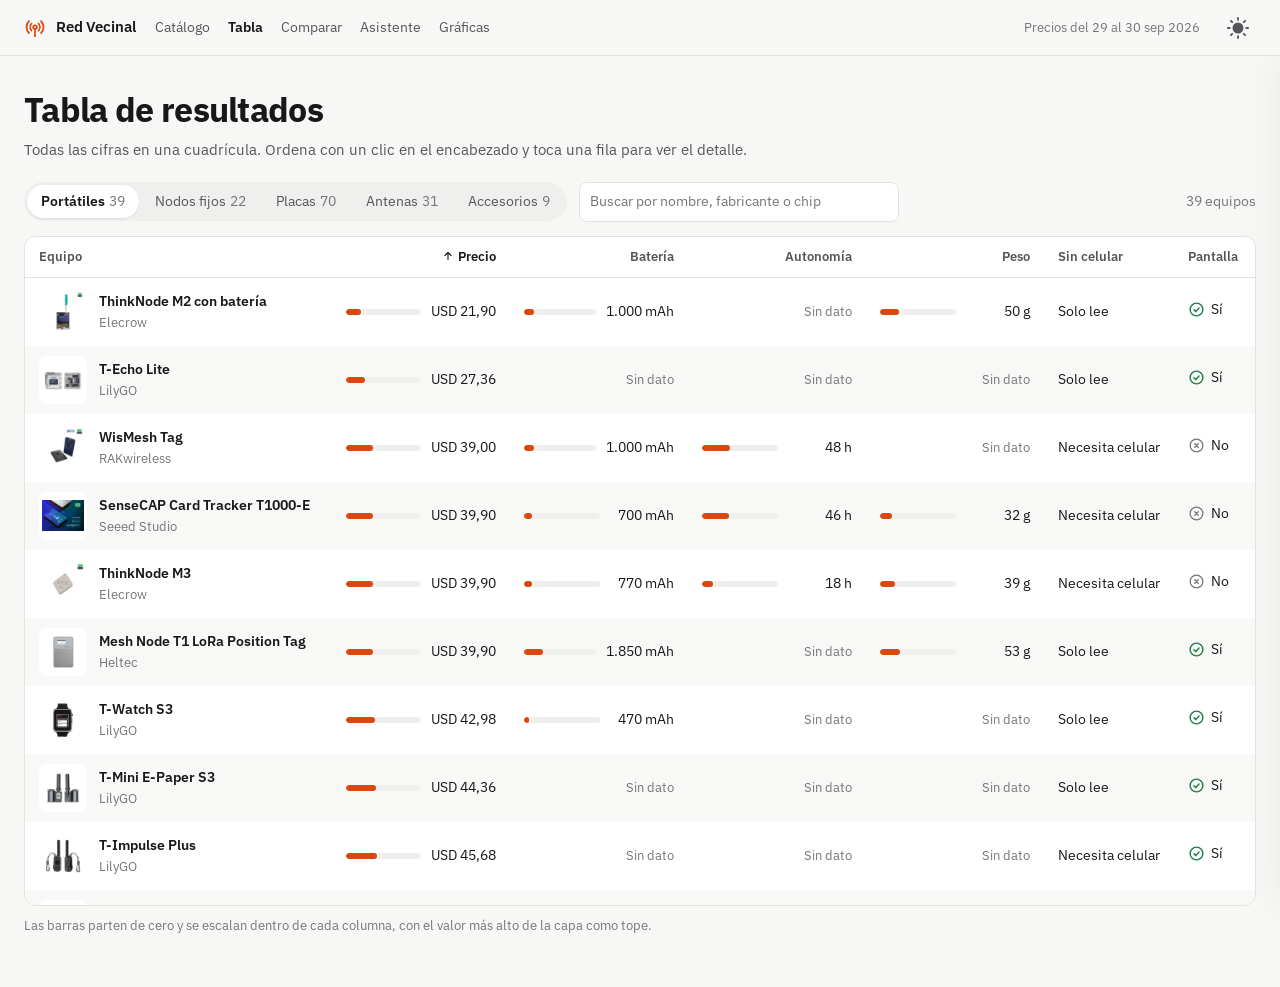
<file: tabla.html>
<!doctype html>
<html lang="es">
<head>
<meta charset="utf-8">
<meta name="viewport" content="width=device-width, initial-scale=1, viewport-fit=cover">
<meta name="color-scheme" content="light dark">
<title>Tabla de resultados</title>
<script>try{var t=localStorage.getItem("rv-tema");if(t)document.documentElement.dataset.theme=t}catch(e){}</script>
<link rel="preconnect" href="https://fonts.googleapis.com">
<link rel="preconnect" href="https://fonts.gstatic.com" crossorigin>
<link rel="stylesheet" href="https://fonts.googleapis.com/css2?family=IBM+Plex+Sans:wght@400;500;600;700&display=swap">
<link rel="stylesheet" href="assets/comun.css">
<style>
  /* Patrón: tabla de resultados tipo RTINGS / cuadrícula de datos (TanStack Table).
     Barras dentro de las celdas numéricas, filas alternas, encabezado y primera columna fijos,
     y un panel lateral con el detalle al elegir una fila. */
  main { max-width: 1320px; margin: 0 auto; padding: 28px 24px 40px; }
  h1 { font-size: clamp(26px, 3.4vw, 34px); letter-spacing: -0.02em; margin: 0 0 4px; }
  .sub-h { margin: 0; color: var(--ink-2); }
  .herramientas { display: flex; flex-wrap: wrap; gap: 12px; align-items: center; margin: 20px 0 14px; }
  .herramientas input[type="search"] { flex: 1 1 220px; max-width: 320px; }
  .herramientas .conteo { margin-left: auto; font-size: 13.5px; color: var(--ink-3); }

  .marco { overflow: auto; max-height: calc(100vh - 230px); min-height: 360px; border-radius: 12px; background: var(--surface); border: 1px solid var(--line); }
  table { border-collapse: separate; border-spacing: 0; width: 100%; font-size: 14px; }
  th, td { padding: 10px 14px; text-align: left; white-space: nowrap; }
  thead th { position: sticky; top: 0; z-index: 3; background: var(--surface); border-bottom: 1px solid var(--line); font-size: 12.5px; font-weight: 600; color: var(--ink-2); }
  thead th button { border: 0; background: none; padding: 0; font: inherit; color: inherit; cursor: pointer; display: inline-flex; align-items: center; gap: 4px; }
  thead th button:hover { color: var(--ink); }
  thead th[aria-sort="ascending"] button, thead th[aria-sort="descending"] button { color: var(--ink); }
  thead th .flecha { width: 12px; height: 12px; opacity: 0; }
  thead th[aria-sort="ascending"] .flecha, thead th[aria-sort="descending"] .flecha { opacity: 1; }
  thead th[aria-sort="descending"] .flecha { transform: rotate(180deg); }
  tbody tr:nth-child(even) td { background: color-mix(in srgb, var(--surface-2) 45%, var(--surface)); }
  tbody tr { cursor: pointer; }
  tbody tr:hover td { background: var(--accent-soft); }
  tbody tr[aria-selected="true"] td { background: var(--accent-soft); }
  td.equipo, th.equipo { position: sticky; left: 0; z-index: 2; background: inherit; }
  tbody td.equipo { background: var(--surface); }
  thead th.equipo { z-index: 4; }
  .equipo-in { display: flex; align-items: center; gap: 12px; }
  .equipo-in .foto { width: 48px; height: 48px; flex: none; padding: 3px; border-radius: 8px; }
  .equipo-in b { display: block; font-weight: 600; max-width: 230px; overflow: hidden; text-overflow: ellipsis; }
  .equipo-in span { font-size: 12.5px; color: var(--ink-3); }
  td.n { text-align: right; font-variant-numeric: tabular-nums; }
  th.n { text-align: right; }
  th.n button { flex-direction: row-reverse; }
  /* Barra dentro de la celda: escala lineal desde cero en cada columna. */
  .barra-celda { display: grid; grid-template-columns: 1fr auto; align-items: center; gap: 10px; min-width: 150px; }
  .barra-celda i { height: 6px; border-radius: 3px; background: var(--surface-2); position: relative; overflow: hidden; }
  .barra-celda i::after { content: ""; position: absolute; inset: 0 auto 0 0; width: var(--p); background: var(--c, var(--ink-3)); border-radius: 3px; }
  .barra-celda .v { min-width: 64px; }
  td .si svg, td .no svg { width: 17px; height: 17px; }
  .leyenda-tabla { font-size: 12.5px; color: var(--ink-3); margin-top: 10px; }

  aside.detalle { position: fixed; top: calc(56px + env(safe-area-inset-top, 0px)); right: 0; bottom: 0; width: min(420px, 100%); background: var(--surface); border-left: 1px solid var(--line); box-shadow: -16px 0 40px rgb(0 0 0 / .08); transform: translateX(105%); transition: transform .25s; z-index: 25; overflow-y: auto; padding: 22px 24px 32px; }
  aside.detalle.abierto { transform: none; }
  aside .cerrar { position: absolute; top: 14px; right: 14px; width: 36px; height: 36px; border-radius: 50%; border: 0; background: var(--surface-2); cursor: pointer; display: grid; place-items: center; }
  aside .cerrar svg { width: 18px; height: 18px; }
  aside .foto { aspect-ratio: 4 / 3; padding: 16px; margin: 14px 0 16px; }
  aside h2 { font-size: 22px; margin: 2px 0 4px; letter-spacing: -0.01em; }
  aside dl { margin: 16px 0 0; }
  aside dl h3 { font-size: 13px; color: var(--ink-3); font-weight: 600; margin: 18px 0 4px; }
  aside dl div { display: flex; justify-content: space-between; gap: 16px; padding: 8px 0; border-top: 1px solid var(--line); font-size: 14px; }
  aside dt { color: var(--ink-2); }
  aside dd { margin: 0; text-align: right; }
  aside .acciones { display: flex; gap: 10px; margin-top: 16px; flex-wrap: wrap; }
  @media (max-width: 640px) { main { padding: 20px 16px 32px; } .marco { max-height: none; } }
</style>
</head>
<body>
<header id="barra"></header>
<main>
  <h1>Tabla de resultados</h1>
  <p class="sub-h">Todas las cifras en una cuadrícula. Ordena con un clic en el encabezado y toca una fila para ver el detalle.</p>
  <div class="herramientas">
    <div class="segmentado" id="capas" role="tablist" aria-label="Tipo de equipo"></div>
    <label class="visually-hidden" for="buscar">Buscar</label>
    <input type="search" id="buscar" placeholder="Buscar por nombre, fabricante o chip">
    <span class="conteo" id="conteo"></span>
  </div>
  <div class="marco"><table id="tabla"><thead></thead><tbody></tbody></table></div>
  <p class="leyenda-tabla">Las barras parten de cero y se escalan dentro de cada columna, con el valor más alto de la capa como tope.</p>
</main>
<aside class="detalle" id="detalle" aria-label="Detalle del equipo" aria-hidden="true"></aside>

<script src="assets/comun.js"></script>
<script>
(async function () {
  const { esc, usd, n, foto, nombre, filasPara, CAPAS, ICONOS, siNo, barra, cargar, guardarSeleccion, leerSeleccion } = RV;
  let d;
  try { d = await cargar(); } catch (err) { document.getElementById("conteo").textContent = "No se pudieron cargar los datos: " + err.message; return; }
  barra("tabla.html", d.meta.fecha_datos);
  const eq = d.equipos;
  const estado = { capa: "portatil", texto: "", orden: { k: "precio", dir: 1 }, abierto: null };
  const FLECHA = `<svg class="flecha" viewBox="0 0 24 24" fill="none" stroke="currentColor" stroke-width="2.2" stroke-linecap="round" stroke-linejoin="round" aria-hidden="true"><path d="M12 5v14M6 11l6-6 6 6"/></svg>`;

  // Columnas por capa. tipo "barra": número con barra; "bool": ícono; "texto".
  const COL = {
    precio: { t: "Precio", tipo: "barra", v: (e) => e.r.precio, f: (v) => usd(v), menorMejor: true },
    bateria: { t: "Batería", tipo: "barra", v: (e) => e.r.bateria, f: (v) => n(v) + " mAh" },
    peso: { t: "Peso", tipo: "barra", v: (e) => e.r.peso, f: (v) => n(v) + " g", menorMejor: true },
    autonomia: { t: "Autonomía", tipo: "barra", v: (e) => e.r.autonomia, f: (v) => n(v) + " h" },
    panel: { t: "Panel solar", tipo: "barra", v: (e) => e.r.panel, f: (v) => n(v) + " W" },
    tx: { t: "Potencia declarada", tipo: "barra", v: (e) => e.r.tx, f: (v) => n(v) + " dBm" },
    txFcc: { t: "Potencia FCC", tipo: "barra", v: (e) => e.r.txFcc, f: (v) => n(v, 1) + " dBm" },
    consumo: { t: "Consumo", tipo: "barra", v: (e) => e.r.consumo, f: (v) => n(v, 1) + " mA", menorMejor: true },
    ganancia: { t: "Ganancia", tipo: "barra", v: (e) => e.r.ganancia, f: (v) => n(v, 2) + " dBi" },
    pantalla: { t: "Pantalla", tipo: "bool", v: (e) => e.r.pantalla },
    teclado: { t: "Teclado", tipo: "bool", v: (e) => e.r.teclado },
    gps: { t: "GPS", tipo: "bool", v: (e) => e.r.gps },
    sincel: { t: "Sin celular", tipo: "texto", v: (e) => ({ total: "Lee y responde", lee: "Solo lee", nada: "Necesita celular" }[e.r.sinCelular] || null) },
    ip: { t: "Agua y polvo", tipo: "texto", v: (e) => e.r.ip || e.r.ipTexto },
    listo: { t: "Llega con Meshtastic", tipo: "bool", v: (e) => e.r.listo },
    reemplazable: { t: "Batería reemplazable", tipo: "texto", v: (e) => e.r.reemplazableTexto },
    chip: { t: "Chip", tipo: "texto", v: (e) => e.r.chip },
    colombia: { t: "En Colombia", tipo: "bool", v: (e) => e.r.colombia },
  };
  const PORCAPA = {
    portatil: ["precio", "bateria", "autonomia", "peso", "sincel", "pantalla", "teclado", "gps", "ip", "reemplazable", "listo"],
    fija: ["precio", "panel", "bateria", "tx", "ganancia", "reemplazable", "ip", "listo", "consumo"],
    modulo: ["precio", "chip", "tx", "txFcc", "consumo", "peso", "listo", "colombia"],
    antena: ["precio", "ganancia", "peso", "ip"],
    accesorio: ["precio", "peso", "ip"],
  };

  function pintarCapas() {
    document.getElementById("capas").innerHTML = Object.entries(CAPAS).map(([k, c]) =>
      `<button type="button" role="tab" aria-selected="${k === estado.capa}" data-k="${k}">${c.plural}<span class="cuenta">${eq.filter((e) => e.capa === k).length}</span></button>`).join("");
  }

  function pintarTabla() {
    const cols = PORCAPA[estado.capa];
    const t = estado.texto.trim().toLowerCase();
    let l = eq.filter((e) => e.capa === estado.capa && (!t || `${e.fabricante} ${e.modelo} ${e.r.chip || ""}`.toLowerCase().includes(t)));
    const { k, dir } = estado.orden;
    const val = k === "nombre" ? (e) => nombre(e).toLowerCase() : (e) => { const c = COL[k]; const v = c ? c.v(e) : null; return typeof v === "boolean" ? (v ? 1 : 0) : v; };
    l.sort((a, b) => { const va = val(a), vb = val(b); if (va == null && vb == null) return 0; if (va == null) return 1; if (vb == null) return -1; return (typeof va === "string" ? va.localeCompare(vb, "es") : va - vb) * dir; });
    const maximos = Object.fromEntries(cols.map((c) => [c, Math.max(0, ...eq.filter((e) => e.capa === estado.capa).map((e) => COL[c].v(e)).filter((v) => typeof v === "number"))]));
    const color = CAPAS[estado.capa].color;
    const ord = (key) => estado.orden.k === key ? (estado.orden.dir > 0 ? "ascending" : "descending") : "none";
    document.querySelector("#tabla thead").innerHTML = `<tr><th class="equipo" aria-sort="${ord("nombre")}"><button type="button" data-k="nombre">Equipo ${FLECHA}</button></th>` +
      cols.map((c) => `<th class="${COL[c].tipo === "barra" ? "n" : ""}" aria-sort="${ord(c)}"><button type="button" data-k="${c}">${COL[c].t} ${FLECHA}</button></th>`).join("") + `</tr>`;
    document.querySelector("#tabla tbody").innerHTML = l.map((e) => `<tr data-id="${esc(e.id)}" aria-selected="${estado.abierto === e.id}" tabindex="0">
      <td class="equipo"><div class="equipo-in"><span class="foto marco-foto">${foto(e, "")}</span><div><b>${esc(nombre(e))}</b><span>${esc(e.fabricante)}</span></div></div></td>` +
      cols.map((c) => {
        const col = COL[c], v = col.v(e);
        if (col.tipo === "barra") return typeof v === "number"
          ? `<td class="n"><div class="barra-celda"><i style="--p:${maximos[c] ? (v / maximos[c]) * 100 : 0}%;--c:${color}"></i><span class="v">${col.f(v)}</span></div></td>`
          : `<td class="n"><span class="sin-dato">Sin dato</span></td>`;
        if (col.tipo === "bool") return `<td>${siNo(v, "Sí", "No")}</td>`;
        return `<td>${v ? esc(v) : `<span class="sin-dato">Sin dato</span>`}</td>`;
      }).join("") + `</tr>`).join("");
    document.getElementById("conteo").textContent = `${l.length} ${l.length === 1 ? "equipo" : "equipos"}`;
  }

  function abrir(id) {
    const e = eq.find((x) => x.id === id); if (!e) return;
    estado.abierto = id;
    const a = document.getElementById("detalle");
    a.innerHTML = `<button class="cerrar" type="button" aria-label="Cerrar el detalle">${ICONOS.cerrar}</button>
      <span class="etiqueta-capa" style="--c:${CAPAS[e.capa].color}"><i></i>${CAPAS[e.capa].nombre}</span>
      <div class="foto marco-foto">${foto(e)}</div>
      <span class="sub">${esc(e.fabricante)}</span><h2>${esc(nombre(e))}</h2>
      <div class="acciones">${e.url ? `<a class="btn btn-primario" href="${esc(e.url)}" target="_blank" rel="noopener">Ver en la tienda ${ICONOS.externo}</a>` : ""}<button class="btn btn-secundario" type="button" id="anadir">Añadir a la comparación</button></div>
      <dl>${filasPara([e]).map((g) => `<h3>${esc(g.titulo)}</h3>` + g.filas.map((f) => `<div><dt>${esc(f.t)}</dt><dd>${f.celdas[0]}</dd></div>`).join("")).join("")}</dl>`;
    a.classList.add("abierto"); a.setAttribute("aria-hidden", "false");
    a.querySelector(".cerrar").addEventListener("click", cerrar);
    a.querySelector("#anadir").addEventListener("click", (ev) => {
      const s = leerSeleccion().filter((x) => x !== e.id); s.unshift(e.id); guardarSeleccion(s.slice(0, 4));
      ev.target.outerHTML = `<a class="btn btn-secundario" href="comparar.html">Añadido. Abrir la comparación</a>`;
    });
    a.querySelector(".cerrar").focus();
    pintarTabla();
  }
  function cerrar() { const a = document.getElementById("detalle"); a.classList.remove("abierto"); a.setAttribute("aria-hidden", "true"); estado.abierto = null; pintarTabla(); }

  document.getElementById("capas").addEventListener("click", (ev) => { const b = ev.target.closest("button"); if (!b) return; estado.capa = b.dataset.k; estado.orden = { k: "precio", dir: 1 }; pintarCapas(); pintarTabla(); });
  document.getElementById("buscar").addEventListener("input", (ev) => { estado.texto = ev.target.value; pintarTabla(); });
  document.querySelector("#tabla thead").addEventListener("click", (ev) => {
    const b = ev.target.closest("button[data-k]"); if (!b) return;
    const k = b.dataset.k;
    estado.orden = estado.orden.k === k ? { k, dir: -estado.orden.dir } : { k, dir: COL[k]?.tipo === "barra" && !COL[k].menorMejor ? -1 : 1 };
    pintarTabla();
  });
  const tb = document.querySelector("#tabla tbody");
  tb.addEventListener("click", (ev) => { if (ev.target.closest("a")) return; const tr = ev.target.closest("tr[data-id]"); if (tr) abrir(tr.dataset.id); });
  tb.addEventListener("keydown", (ev) => { if (ev.key === "Enter") { const tr = ev.target.closest("tr[data-id]"); if (tr) abrir(tr.dataset.id); } });
  document.addEventListener("keydown", (ev) => { if (ev.key === "Escape" && estado.abierto) cerrar(); });

  pintarCapas(); pintarTabla();
})();
</script>
</body>
</html>
</file>
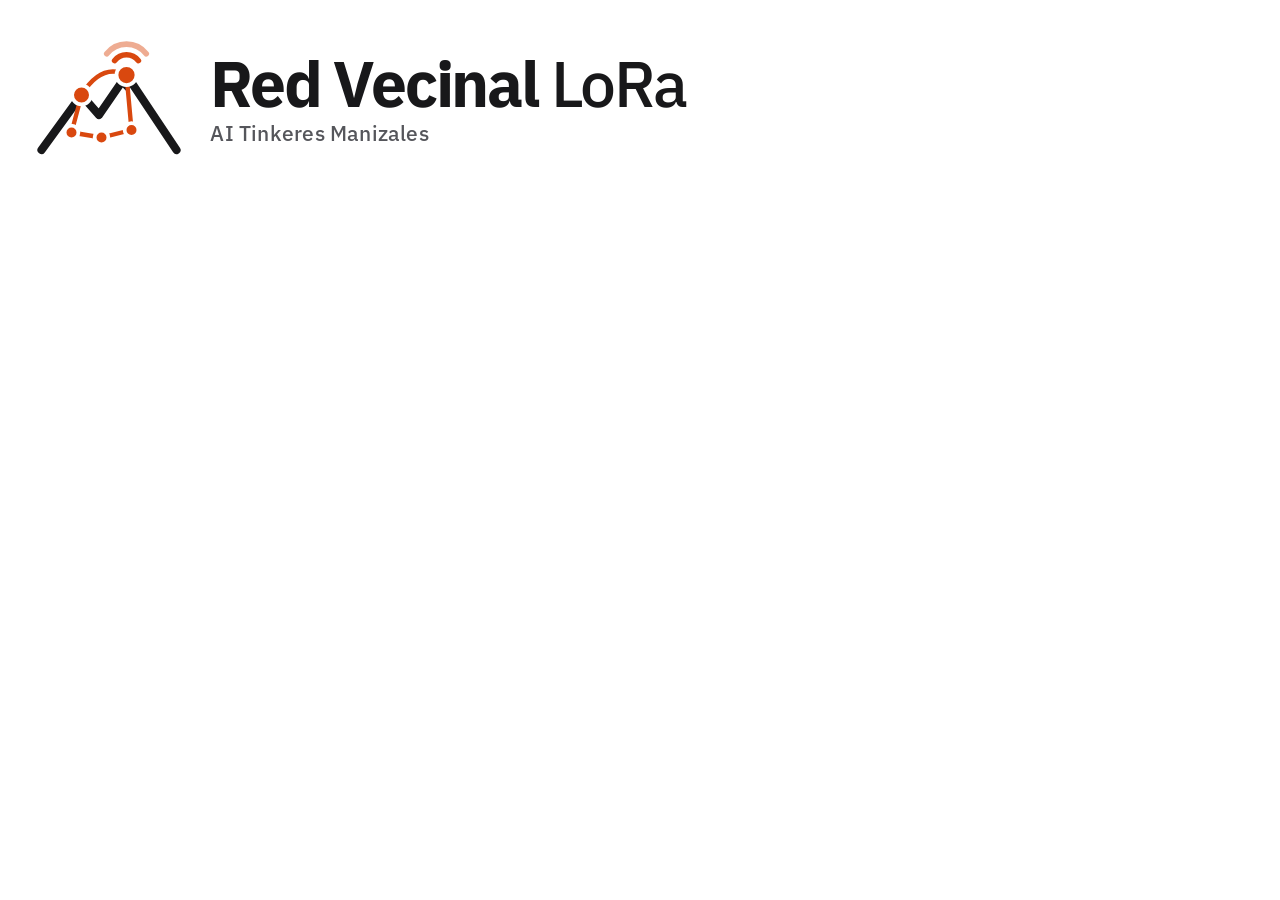
<file: herramientas/readme/logo.html>
<!doctype html>
<html lang="es">
<head>
<meta charset="utf-8">
<link rel="stylesheet" href="https://fonts.googleapis.com/css2?family=IBM+Plex+Sans:wght@500;600;700&display=swap">
<style>
  /* Logo de Red Vecinal LoRa. Tema por parámetro: ?t=claro | ?t=oscuro. Fondo transparente. */
  html, body { margin: 0; background: transparent; }
  body { width: 720px; height: 200px; display: flex; align-items: center; justify-content: center; font-family: "IBM Plex Sans", sans-serif; }
  .logo { display: flex; align-items: center; gap: 26px; }
  svg.marca { width: 150px; height: 150px; flex: none; }
  .texto { display: flex; flex-direction: column; gap: 6px; }
  .nombre { font-size: 64px; font-weight: 700; letter-spacing: -0.035em; line-height: 0.95; }
  .nombre span { font-weight: 500; }
  .grupo { font-size: 21px; font-weight: 500; letter-spacing: 0.01em; }
  body.claro { --tinta: #18181a; --tenue: #55565b; --monte: #18181a; --senal: #d9480f; --nieve: #ffffff; }
  body.oscuro { --tinta: #f2f2f0; --tenue: #b6b7bb; --monte: #f2f2f0; --senal: #ff7a3d; --nieve: #0d1117; }
  .nombre { color: var(--tinta); }
  .grupo { color: var(--tenue); }
</style>
</head>
<body>
<div class="logo">
  <svg class="marca" viewBox="0 0 120 120" role="img" aria-label="Cordillera con nodos de radio">
    <!-- Ondas centradas en la cima: la alerta que sale del cerro -->
    <g fill="none" stroke="var(--senal)" stroke-width="4.5" stroke-linecap="round">
      <path d="M64.5 28.5 A12 12 0 0 1 83.5 28.5"/>
      <path d="M58.2 23 A20 20 0 0 1 89.8 23" opacity=".45"/>
    </g>
    <!-- Filo de Manizales a la izquierda y cono del volcán a la derecha, silueta abierta -->
    <path d="M6 100 L38 56 L52 72 L74 40 L114 100" fill="none" stroke="var(--monte)" stroke-width="6.5" stroke-linejoin="round" stroke-linecap="round"/>
    <path d="M66 51.5 L74 40 L82 51.5 L78 49 L74 53 L70 49 Z" fill="var(--monte)"/>
    <!-- Enlaces de la malla: troncal entre cerros y bajadas a los barrios de ladera -->
    <g fill="none" stroke="var(--senal)" stroke-width="3.5" stroke-linecap="round">
      <path d="M38 56 Q54 30 74 40"/>
      <path d="M38 56 L30 86"/>
      <path d="M74 40 L78 84"/>
      <path d="M30 86 L54 90 L78 84"/>
    </g>
    <g fill="var(--senal)" stroke="var(--nieve)" stroke-width="3">
      <circle cx="38" cy="56" r="7.5"/>
      <circle cx="74" cy="40" r="8"/>
      <circle cx="30" cy="86" r="5.5"/>
      <circle cx="54" cy="90" r="5.5"/>
      <circle cx="78" cy="84" r="5.5"/>
    </g>
  </svg>
  <div class="texto">
    <div class="nombre">Red Vecinal <span>LoRa</span></div>
    <div class="grupo">AI Tinkeres Manizales</div>
  </div>
</div>
<script>
  document.body.className = new URLSearchParams(location.search).get("t") === "oscuro" ? "oscuro" : "claro";
</script>
</body>
</html>
</file>
<file: assets/comun.css>
/* Base común de los cinco prototipos.
   Neutros puros (sin crema), un solo acento naranja de señalización,
   IBM Plex Sans: tipografía de ingeniería, abierta, con cifras tabulares. */

:root {
  color-scheme: light dark;
  --bg: #f7f7f6;
  --surface: #ffffff;
  --surface-2: #efefed;
  --line: #e2e2df;
  --ink: #18181a;
  --ink-2: #55565b;
  --ink-3: #75767b;
  --accent: #d9480f;         /* naranja de señalización, no terracota */
  --accent-ink: #b33a0b;
  --accent-soft: #fdeee6;
  --ok: #1c7c46;
  --no: #b42318;
  --screen: #cfd8d3;          /* pantalla e-paper de las siluetas */
  --screen-lit: #9fc3ff;
  --fija: #2563a8;
  --portatil: #d9480f;
  --modulo: #1c7c46;
  --antena: #6d4bb0;
  --accesorio: #8a6a24;
  --radius: 10px;
  --f: "IBM Plex Sans", system-ui, sans-serif;
}
@media (prefers-color-scheme: dark) {
  :root:not([data-theme="light"]) {
    --bg: #111113; --surface: #19191c; --surface-2: #232327; --line: #2e2e33;
    --ink: #f2f2f0; --ink-2: #b6b7bb; --ink-3: #8e8f94;
    --accent: #ff7a3d; --accent-ink: #ff9a66; --accent-soft: #3a2014;
    --ok: #4ec07e; --no: #ff7b6e; --screen: #4a5650; --screen-lit: #4f7dc9;
    --fija: #5b95dd; --portatil: #ff7a3d; --modulo: #4ec07e; --antena: #a58ae6; --accesorio: #c9a35a;
  }
}
:root[data-theme="dark"] {
  --bg: #111113; --surface: #19191c; --surface-2: #232327; --line: #2e2e33;
  --ink: #f2f2f0; --ink-2: #b6b7bb; --ink-3: #8e8f94;
  --accent: #ff7a3d; --accent-ink: #ff9a66; --accent-soft: #3a2014;
  --ok: #4ec07e; --no: #ff7b6e; --screen: #4a5650; --screen-lit: #4f7dc9;
  --fija: #5b95dd; --portatil: #ff7a3d; --modulo: #4ec07e; --antena: #a58ae6; --accesorio: #c9a35a;
}

* { box-sizing: border-box; }
html { -webkit-text-size-adjust: 100%; }
body { margin: 0; background: var(--bg); color: var(--ink); font: 15px/1.5 var(--f); font-feature-settings: "tnum" 0; }
a { color: inherit; }
button { font: inherit; color: inherit; }
:focus-visible { outline: 2px solid var(--accent); outline-offset: 2px; border-radius: 4px; }
.num { font-variant-numeric: tabular-nums; }
.visually-hidden { position: absolute !important; width: 1px; height: 1px; overflow: hidden; clip: rect(0 0 0 0); white-space: nowrap; }
@media (prefers-reduced-motion: reduce) { * { transition: none !important; animation: none !important; scroll-behavior: auto !important; } }

/* ---------- Barra superior común ---------- */
.barra {
  position: sticky; top: env(safe-area-inset-top, 0px); z-index: 30;
  display: flex; align-items: center; gap: 20px;
  height: 56px; padding: 0 24px;
  background: color-mix(in srgb, var(--bg) 88%, transparent);
  backdrop-filter: saturate(180%) blur(12px);
  border-bottom: 1px solid var(--line);
}
.marca { display: flex; align-items: center; gap: 10px; text-decoration: none; font-weight: 600; letter-spacing: -0.01em; white-space: nowrap; }
.marca svg { width: 22px; height: 22px; color: var(--accent); }
.barra nav { display: flex; gap: 18px; font-size: 14px; color: var(--ink-2); overflow-x: auto; }
.barra nav a { text-decoration: none; white-space: nowrap; padding: 6px 0; }
.barra nav a[aria-current="page"] { color: var(--ink); font-weight: 600; }
.barra .espacio { flex: 1; }
.barra .fecha { font-size: 13px; color: var(--ink-3); white-space: nowrap; }
.barra nav { min-width: 0; flex: 0 1 auto; scrollbar-width: none; }
.barra nav::-webkit-scrollbar { display: none; }
.barra .tema, .barra .marca { flex: none; }
/* En pantallas angostas la barra deja el nombre y la fecha para que quepan las cinco páginas y el tema. */
@media (max-width: 760px) {
  .barra { gap: 14px; padding: 0 12px 0 16px; }
  .barra .fecha, .marca span { display: none; }
  .barra nav { gap: 14px; }
}

/* Conmutador de tema: sol y luna (patrón web.dev «Building a theme switch component»). */
.tema { --size: 36px; inline-size: var(--size); block-size: var(--size); border: 0; background: none; padding: 7px; border-radius: 50%; cursor: pointer; color: var(--ink-2); touch-action: manipulation; -webkit-tap-highlight-color: transparent; }
.tema:hover { color: var(--ink); background: var(--surface-2); }
.tema svg { inline-size: 100%; block-size: 100%; stroke-linecap: round; }
.tema .sol, .tema .luna circle, .tema .rayos { transform-origin: center; transition: transform .45s cubic-bezier(.5,1.25,.75,1.25), opacity .3s; }
.tema .sol { fill: currentColor; }
.tema .rayos { stroke: currentColor; stroke-width: 2; }
[data-theme="dark"] .tema .sol { transform: scale(1.75); }
[data-theme="dark"] .tema .rayos { opacity: 0; transform: rotate(-25deg); }
[data-theme="dark"] .tema .luna circle { transform: translateX(-7px); }
@media (hover: none) { .tema { --size: 44px; } }

/* ---------- Piezas comunes ---------- */
.silueta { display: block; width: 100%; height: auto; color: var(--ink-2); }
.silueta .cuerpo { fill: var(--surface-2); stroke: currentColor; stroke-width: 1.6; stroke-linejoin: round; }
.silueta .trazo { fill: none; stroke: currentColor; stroke-width: 1.6; stroke-linecap: round; stroke-linejoin: round; }
.silueta .pantalla { fill: var(--screen); stroke: currentColor; stroke-width: 1.2; }
.silueta .brillo { fill: var(--screen-lit); stroke: currentColor; stroke-width: 1.2; }
.silueta .acento { fill: var(--acento, var(--accent)); stroke: none; }
.silueta .tecla { fill: var(--surface); stroke: currentColor; stroke-width: .8; }

.si, .no { display: inline-flex; align-items: center; gap: 6px; }
.si svg, .no svg { width: 18px; height: 18px; flex: none; }
.si svg { color: var(--ok); }
.no svg { color: var(--ink-3); }
.sin-dato { color: var(--ink-3); font-size: 13px; }

.btn { display: inline-flex; align-items: center; justify-content: center; gap: 8px; min-height: 40px; padding: 0 16px; border-radius: 999px; border: 1px solid transparent; font-size: 14px; font-weight: 500; text-decoration: none; cursor: pointer; white-space: nowrap; }
.btn-primario { background: var(--ink); color: var(--bg); }
.btn-primario:hover { background: color-mix(in srgb, var(--ink) 86%, var(--accent)); }
.btn-secundario { background: transparent; border-color: var(--line); color: var(--ink); }
.btn-secundario:hover { border-color: var(--ink-3); }
.btn svg { width: 16px; height: 16px; }

.etiqueta-capa { display: inline-flex; align-items: center; gap: 6px; font-size: 12.5px; color: var(--ink-2); }
.etiqueta-capa i { width: 8px; height: 8px; border-radius: 50%; background: var(--c); display: inline-block; }

select, input[type="search"], input[type="number"] {
  font: inherit; font-size: 14px; color: var(--ink); background: var(--surface);
  border: 1px solid var(--line); border-radius: 8px; padding: 8px 10px; min-height: 40px;
}
select { padding-right: 28px; }

.pie-proto { max-width: 1200px; margin: 48px auto 32px; padding: 0 24px; font-size: 13px; color: var(--ink-3); }

.precio { text-decoration: none; font-weight: 600; font-variant-numeric: tabular-nums; }
.precio:hover { text-decoration: underline; text-underline-offset: 3px; }
.sub { display: block; font-size: 12.5px; color: var(--ink-3); font-weight: 400; }
.interruptor { display: inline-flex; align-items: center; gap: 10px; cursor: pointer; font-size: 14px; user-select: none; }
.interruptor input { appearance: none; width: 38px; height: 22px; border-radius: 999px; background: var(--line); position: relative; cursor: pointer; margin: 0; transition: background .2s; flex: none; }
.interruptor input::after { content: ""; position: absolute; top: 3px; left: 3px; width: 16px; height: 16px; border-radius: 50%; background: var(--surface); box-shadow: 0 1px 2px rgb(0 0 0 / .25); transition: transform .2s; }
.interruptor input:checked { background: var(--ink); }
.interruptor input:checked::after { transform: translateX(16px); }
.segmentado { display: inline-flex; padding: 3px; gap: 2px; background: var(--surface-2); border-radius: 999px; overflow-x: auto; max-width: 100%; }
.segmentado button { border: 0; background: none; padding: 6px 14px; border-radius: 999px; font-size: 14px; color: var(--ink-2); cursor: pointer; white-space: nowrap; }
.segmentado button[aria-pressed="true"], .segmentado button[aria-selected="true"] { background: var(--surface); color: var(--ink); font-weight: 600; box-shadow: 0 1px 2px rgb(0 0 0 / .08); }
.segmentado .cuenta { color: var(--ink-3); font-weight: 400; margin-left: 4px; }

/* Fotos de producto: siempre sobre blanco, también en tema oscuro, como en una tienda. */
.foto-img { display: block; width: 100%; height: 100%; object-fit: contain; }
.marco-foto { background: #ffffff; border-radius: 14px; display: grid; place-items: center; overflow: hidden; }
.marco-foto .silueta { color: #55565b; }
.marco-foto .silueta .cuerpo { fill: #efefed; }
.celda-mejor { font-weight: 700; color: var(--ink); }
.celda-mejor .si svg, .celda-mejor .no svg { stroke-width: 2.4; }
.texto-dato{font-size:13.5px;line-height:1.45;color:var(--ink-2)}
.contra .texto-dato{color:var(--accent-ink)}

/* ---------- Ficha completa (gráficas y catálogo) ---------- */
.ficha-grupo { margin-top: 18px; break-inside: avoid; }
.ficha-grupo h3 { font-size: 13.5px; font-weight: 600; margin: 0 0 2px; color: var(--ink); }
.ficha-grupo dl { margin: 0; }
.ficha-grupo dl div { display: grid; grid-template-columns: 44% minmax(0, 1fr); gap: 10px; padding: 7px 0; border-top: 1px solid var(--line); font-size: 13.5px; }
.ficha-grupo dt { color: var(--ink-2); }
.ficha-grupo dd { margin: 0; min-width: 0; display: flex; flex-direction: column; align-items: flex-start; }
.ficha-grupo dd .si svg, .ficha-grupo dd .no svg { width: 15px; height: 15px; }
</file>
